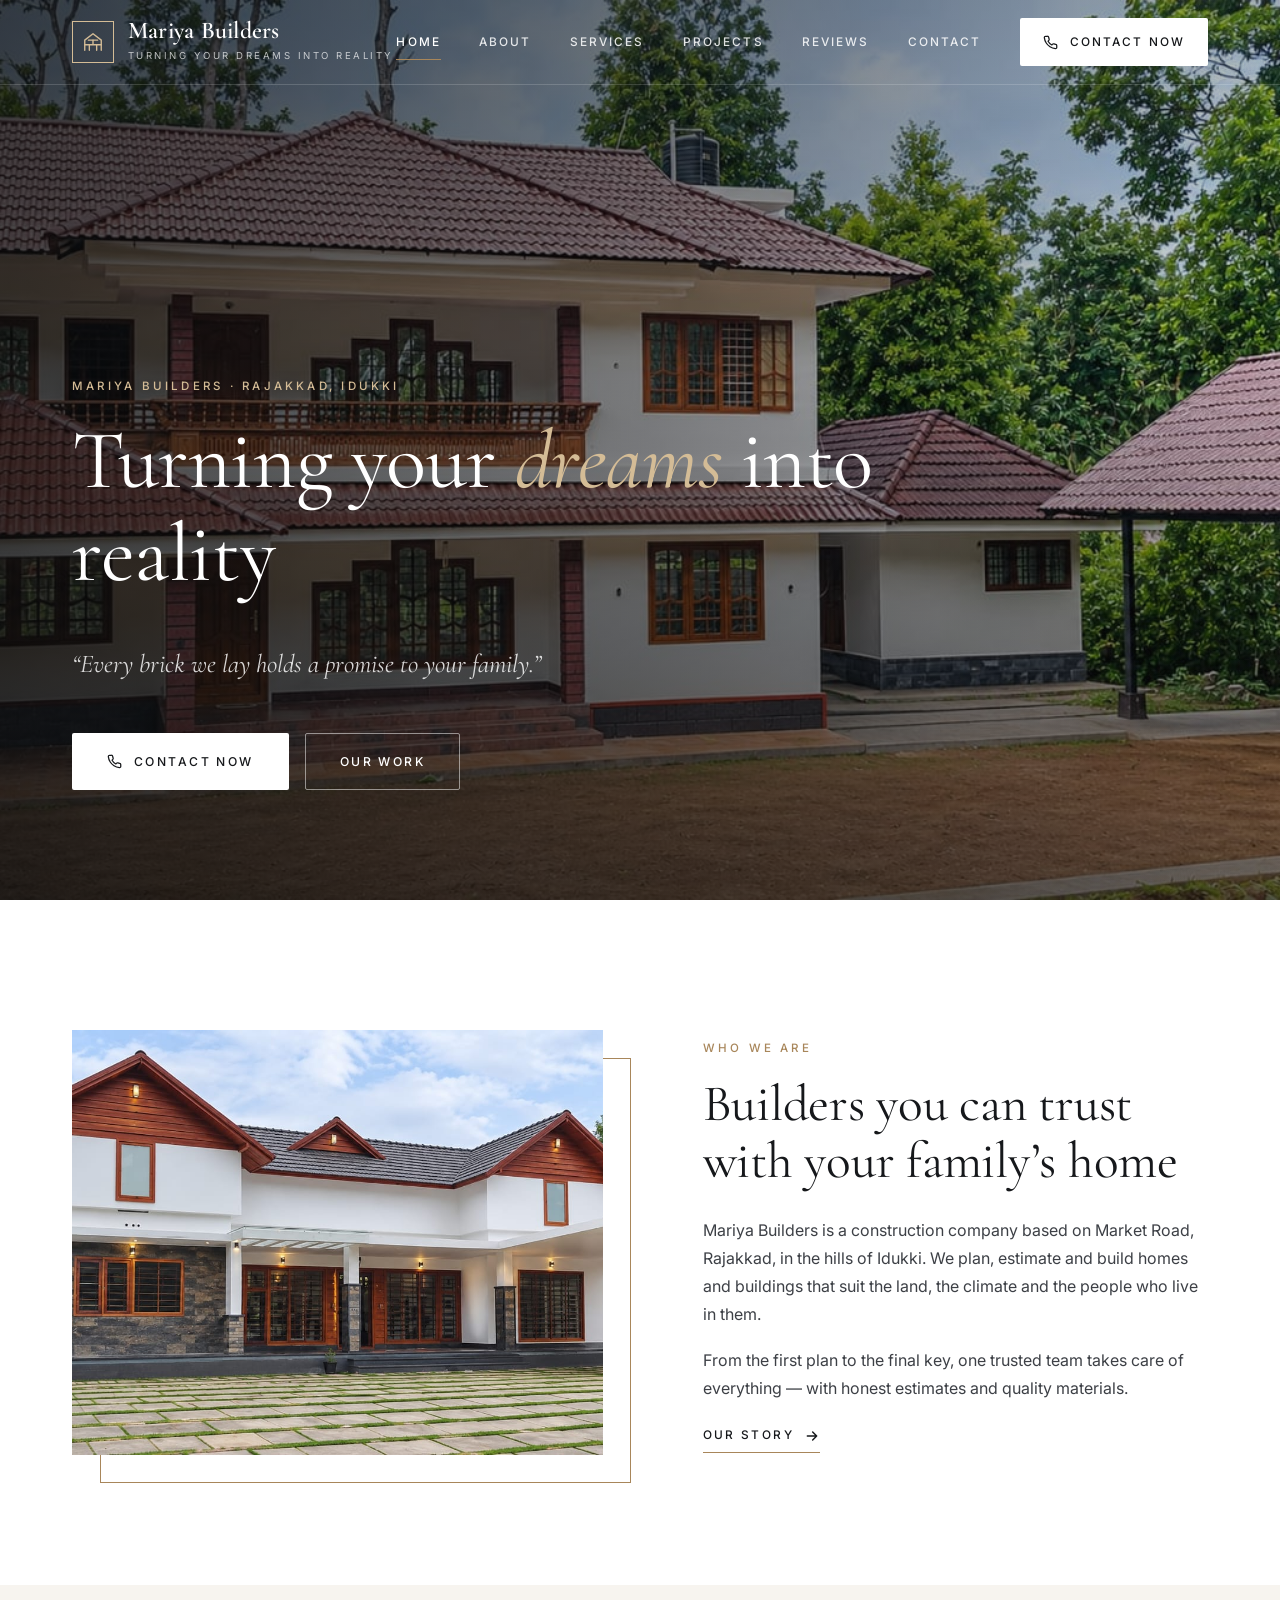
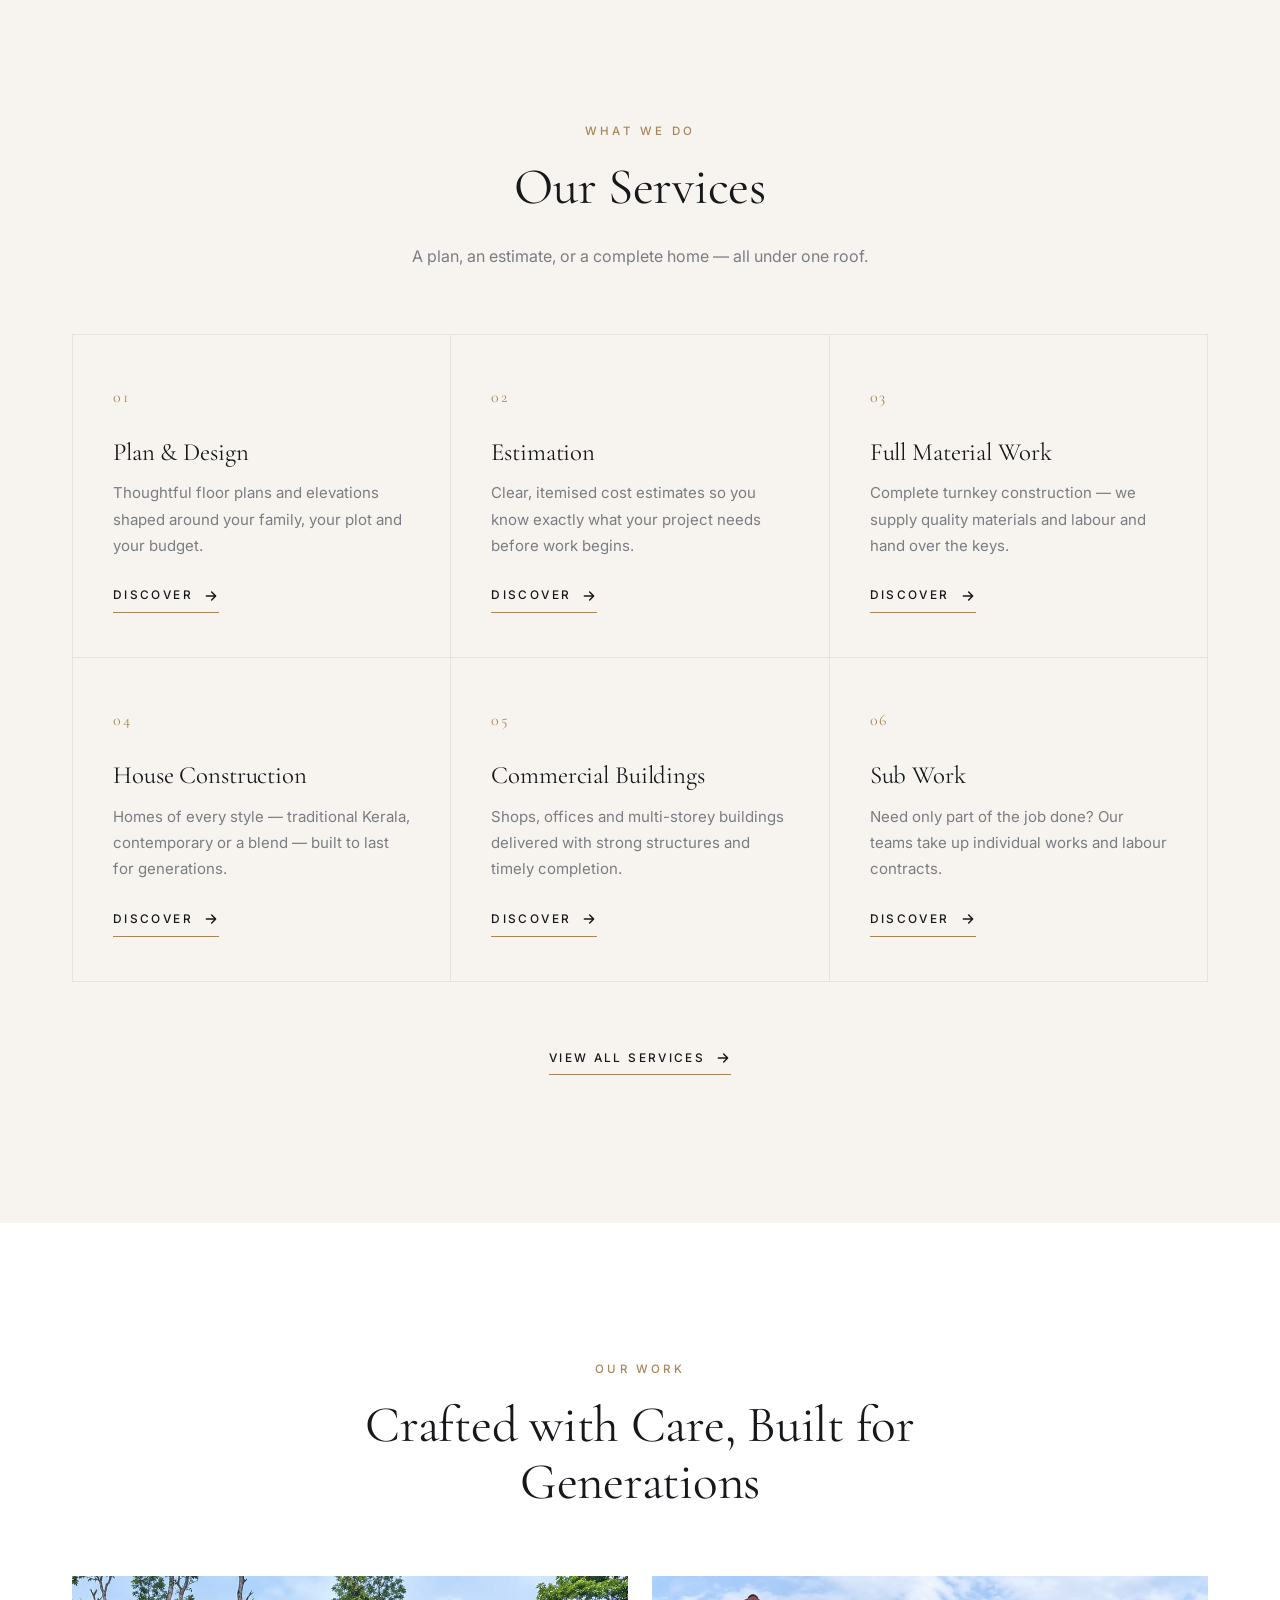
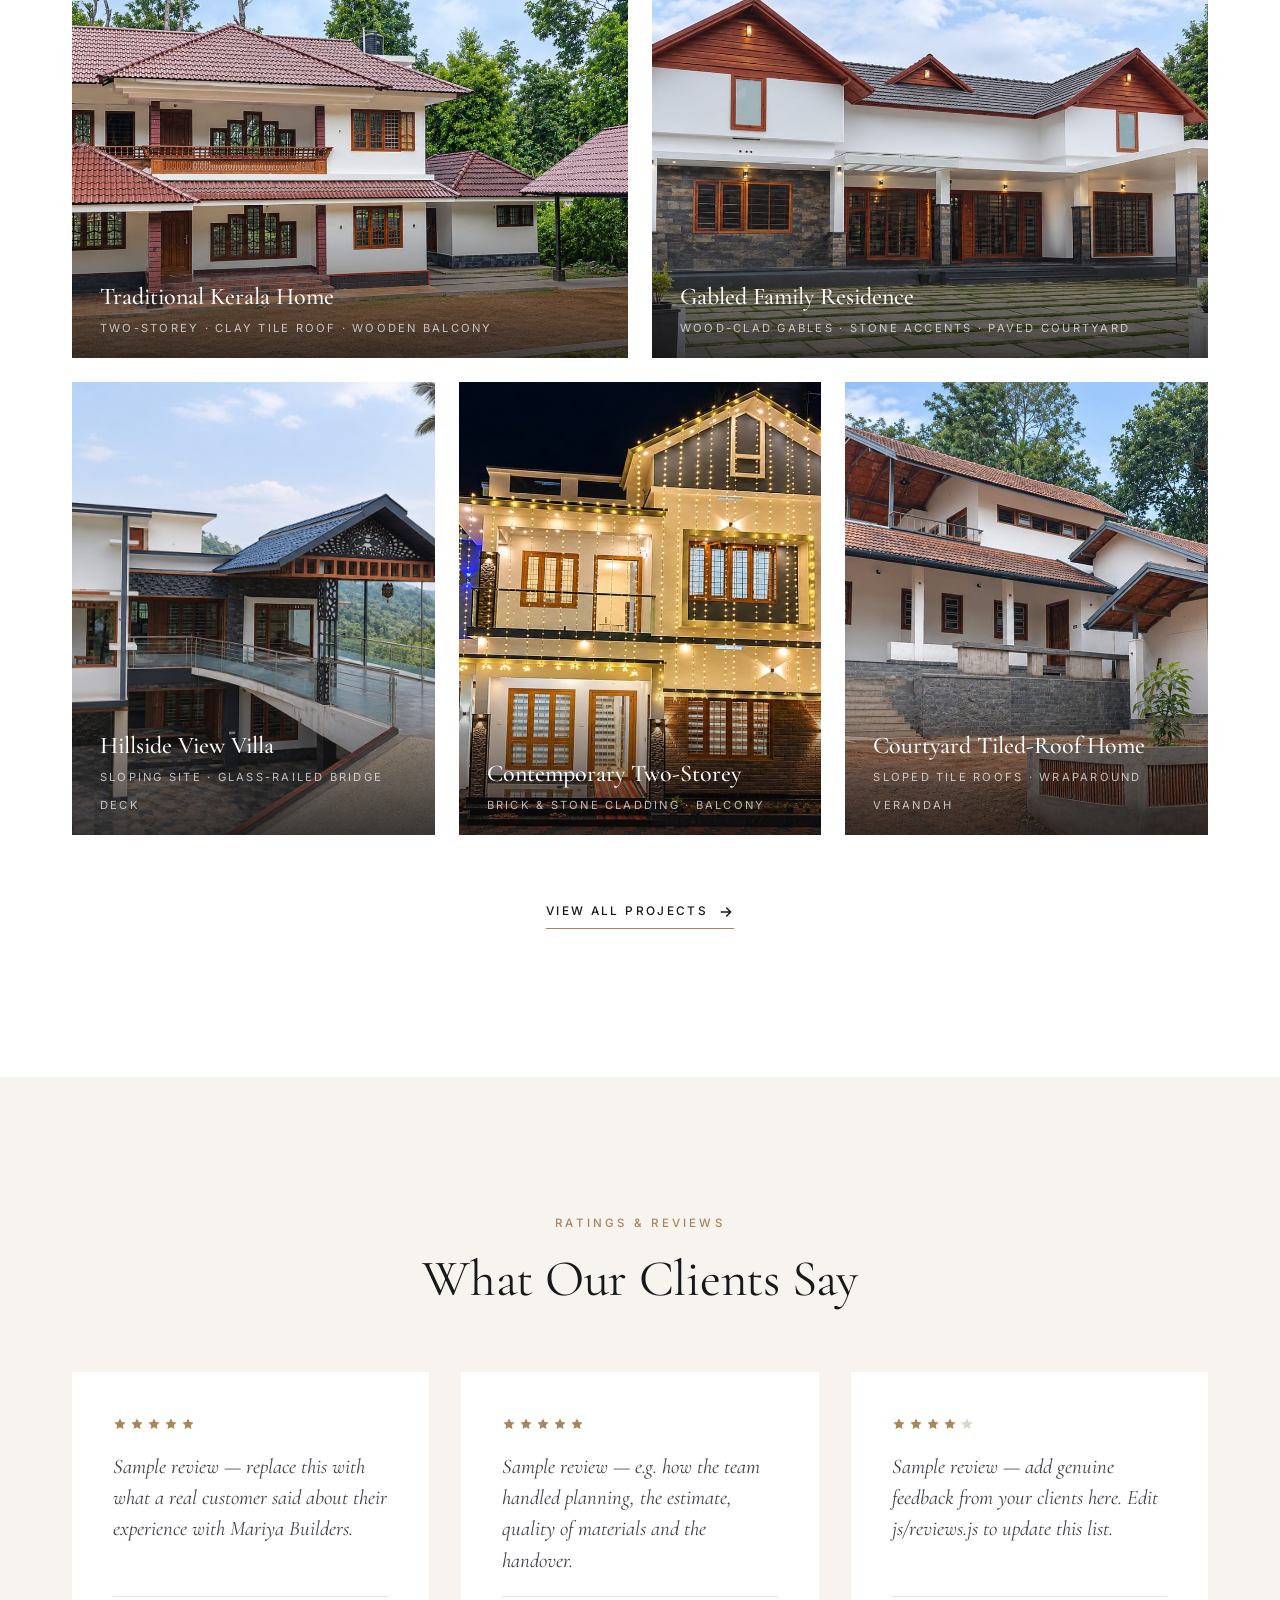
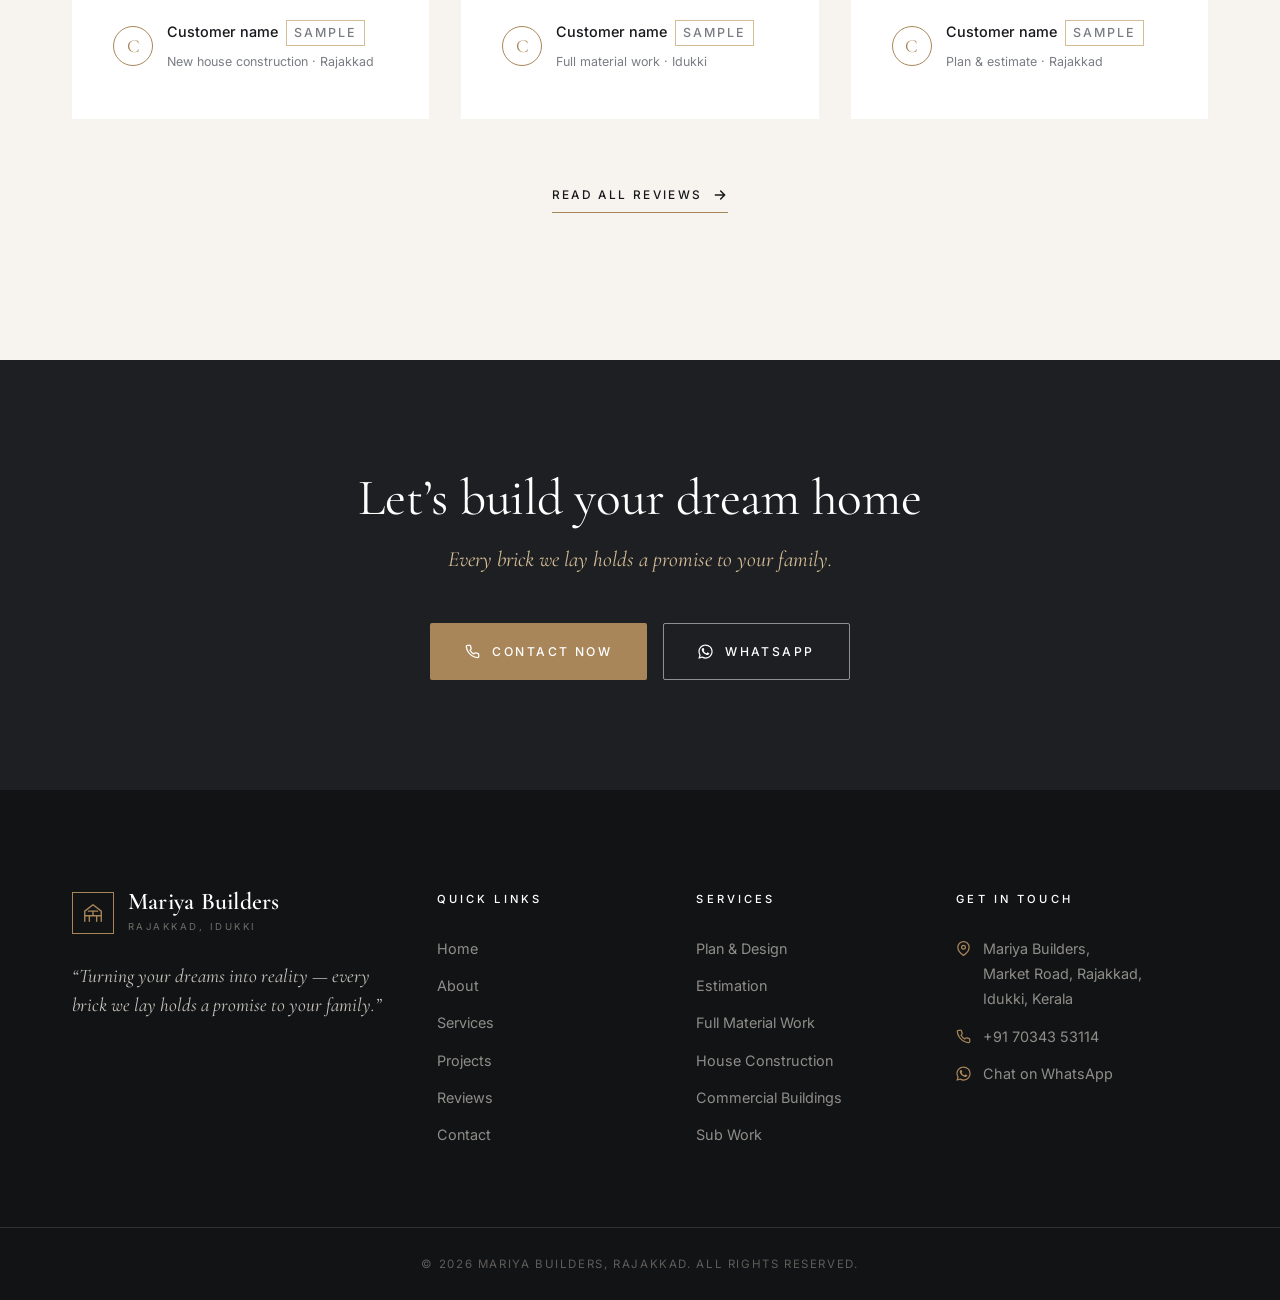
<file: index.html>
<!DOCTYPE html>
<html lang="en">
<head>
  <meta charset="UTF-8">
  <meta name="viewport" content="width=device-width, initial-scale=1.0">
  <title>Mariya Builders | Turning Your Dreams Into Reality — Rajakkad, Idukki</title>
  <meta name="description" content="Mariya Builders, Rajakkad, Idukki — house construction, building plans, estimates, full material work and sub work. Call 7034353114.">
  <meta name="theme-color" content="#121315">
  <meta name="google-site-verification" content="QDdnk0_jXapNCTmu2TzJx5JM9DCbVzf8bA8jqb4itrU" />
  <link rel="icon" href="data:image/svg+xml,%3Csvg xmlns='http://www.w3.org/2000/svg' viewBox='0 0 64 64'%3E%3Crect width='64' height='64' rx='14' fill='%23121315'/%3E%3Cpath d='M12 30 32 14l20 16v22H12z' fill='none' stroke='%23d4bc96' stroke-width='4' stroke-linejoin='round'/%3E%3C/svg%3E">
  <link rel="preconnect" href="https://fonts.googleapis.com">
  <link rel="preconnect" href="https://fonts.gstatic.com" crossorigin>
  <link href="https://fonts.googleapis.com/css2?family=Cormorant+Garamond:ital,wght@0,400;0,500;0,600;1,400;1,500&family=Inter:wght@300;400;500&display=swap" rel="stylesheet">
  <link rel="stylesheet" href="css/style.css">
  <link rel="canonical" href="https://mariyabuilders.vercel.app/">
  <meta property="og:type" content="website">
  <meta property="og:site_name" content="Mariya Builders">
  <meta property="og:title" content="Mariya Builders | Turning Your Dreams Into Reality — Rajakkad, Idukki">
  <meta property="og:description" content="Mariya Builders, Rajakkad, Idukki — house construction, building plans, estimates, full material work and sub work. Call 7034353114.">
  <meta property="og:url" content="https://mariyabuilders.vercel.app/">
  <meta property="og:image" content="https://mariyabuilders.vercel.app/images/kerala-traditional.jpg">
  <meta property="og:locale" content="en_IN">
  <meta name="twitter:card" content="summary_large_image">
  <script type="application/ld+json">{"@context": "https://schema.org", "@type": "GeneralContractor", "name": "Mariya Builders", "slogan": "Turning your dreams into reality", "description": "House construction, building plans, estimates, full material work and sub work in Rajakkad, Idukki.", "url": "https://mariyabuilders.vercel.app/", "telephone": "+91-7034353114", "image": "https://mariyabuilders.vercel.app/images/kerala-traditional.jpg", "address": {"@type": "PostalAddress", "streetAddress": "Market Road", "addressLocality": "Rajakkad", "addressRegion": "Kerala", "addressCountry": "IN"}, "areaServed": [{"@type": "Place", "name": "Rajakkad"}, {"@type": "AdministrativeArea", "name": "Idukki district"}], "hasOfferCatalog": {"@type": "OfferCatalog", "name": "Construction services", "itemListElement": [{"@type": "Offer", "itemOffered": {"@type": "Service", "name": "Plan & Design"}}, {"@type": "Offer", "itemOffered": {"@type": "Service", "name": "Estimation"}}, {"@type": "Offer", "itemOffered": {"@type": "Service", "name": "Full Material Work"}}, {"@type": "Offer", "itemOffered": {"@type": "Service", "name": "House Construction"}}, {"@type": "Offer", "itemOffered": {"@type": "Service", "name": "Commercial Buildings"}}, {"@type": "Offer", "itemOffered": {"@type": "Service", "name": "Sub Work"}}, {"@type": "Offer", "itemOffered": {"@type": "Service", "name": "Renovation & Extension"}}, {"@type": "Offer", "itemOffered": {"@type": "Service", "name": "Interior & Finishing"}}]}}</script>
</head>
<body class="home">
  <a class="skip" href="#main">Skip to content</a>
  <header class="site-header">
    <div class="container">
      <a href="index.html" class="brand" aria-label="Mariya Builders home">
        <span class="brand-mark"><svg viewBox="0 0 24 24" fill="none" stroke="currentColor" stroke-width="2" stroke-linecap="round" stroke-linejoin="round"><path d="M3 21V10l9-7 9 7v11"/><path d="M3 15h18M8 15v6M16 15v6M12 10v5"/><path d="M7 10h10"/></svg></span>
        <span class="brand-text"><strong>Mariya Builders</strong><small>Turning your dreams into reality</small></span>
      </a>
      <button class="nav-toggle" aria-label="Open menu" aria-expanded="false"><span></span><span></span><span></span></button>
      <nav class="nav" aria-label="Main">
        <a href="index.html" class="active" aria-current="page">Home</a>
        <a href="about.html">About</a>
        <a href="services.html">Services</a>
        <a href="projects.html">Projects</a>
        <a href="reviews.html">Reviews</a>
        <a href="contact.html">Contact</a>
        <a href="tel:+917034353114" class="btn btn--primary"><svg viewBox="0 0 24 24" fill="none" stroke="currentColor" stroke-width="2" stroke-linecap="round" stroke-linejoin="round"><path d="M22 16.92v3a2 2 0 0 1-2.18 2 19.8 19.8 0 0 1-8.63-3.07 19.5 19.5 0 0 1-6-6A19.8 19.8 0 0 1 2.12 4.18 2 2 0 0 1 4.11 2h3a2 2 0 0 1 2 1.72c.13.96.36 1.9.7 2.81a2 2 0 0 1-.45 2.11L8.09 9.91a16 16 0 0 0 6 6l1.27-1.27a2 2 0 0 1 2.11-.45c.91.34 1.85.57 2.81.7A2 2 0 0 1 22 16.92z"/></svg> Contact Now</a>
      </nav>
    </div>
  </header>

  <main id="main">
  <section class="hero">
    <div class="hero-slides" aria-hidden="true">
      <div class="hero-slide active" style="background-image:url('images/kerala-traditional.jpg')"></div>
      <div class="hero-slide" style="background-image:url('images/gabled-residence.jpg')"></div>
      <div class="hero-slide" style="background-image:url('images/night-lit-home.jpg')"></div>
      <div class="hero-slide" style="background-image:url('images/hillside-villa.jpg')"></div>
    </div>
    <div class="container">
      <span class="eyebrow">Mariya Builders · Rajakkad, Idukki</span>
      <h1>Turning your <em>dreams</em> into reality</h1>
      <p class="promise">“Every brick we lay holds a promise to your family.”</p>
      <div class="hero-actions">
        <a href="tel:+917034353114" class="btn btn--primary"><svg viewBox="0 0 24 24" fill="none" stroke="currentColor" stroke-width="2" stroke-linecap="round" stroke-linejoin="round"><path d="M22 16.92v3a2 2 0 0 1-2.18 2 19.8 19.8 0 0 1-8.63-3.07 19.5 19.5 0 0 1-6-6A19.8 19.8 0 0 1 2.12 4.18 2 2 0 0 1 4.11 2h3a2 2 0 0 1 2 1.72c.13.96.36 1.9.7 2.81a2 2 0 0 1-.45 2.11L8.09 9.91a16 16 0 0 0 6 6l1.27-1.27a2 2 0 0 1 2.11-.45c.91.34 1.85.57 2.81.7A2 2 0 0 1 22 16.92z"/></svg> Contact Now</a>
        <a href="projects.html" class="btn btn--ghost">Our Work</a>
      </div>
    </div>
  </section>

  <section class="section">
    <div class="container split">
      <div class="split-img reveal">
        <img src="images/gabled-residence.jpg" alt="White house with wooden gables built by Mariya Builders">
      </div>
      <div class="reveal">
        <span class="eyebrow">Who we are</span>
        <h2>Builders you can trust with your family’s home</h2>
        <p>Mariya Builders is a construction company based on Market Road, Rajakkad, in the hills of Idukki. We plan, estimate and build homes and buildings that suit the land, the climate and the people who live in them.</p>
        <p>From the first plan to the final key, one trusted team takes care of everything — with honest estimates and quality materials.</p>
        <a href="about.html" class="link-arrow">Our Story <svg viewBox="0 0 24 24" width="16" height="16" fill="none" stroke="currentColor" stroke-width="2.2" stroke-linecap="round" stroke-linejoin="round"><path d="M5 12h14M13 6l6 6-6 6"/></svg></a>
      </div>
    </div>
  </section>

  <section class="section section--cream">
    <div class="container">
      <div class="section-head reveal">
        <span class="eyebrow">What we do</span>
        <h2>Our Services</h2>
        <p>A plan, an estimate, or a complete home — all under one roof.</p>
      </div>
      <div class="service-grid">
        <article class="service-card reveal">
          <div class="idx">01</div>
          <h3>Plan &amp; Design</h3>
          <p>Thoughtful floor plans and elevations shaped around your family, your plot and your budget.</p>
          <a class="more link-arrow" href="services.html#plan">Discover <svg viewBox="0 0 24 24" width="16" height="16" fill="none" stroke="currentColor" stroke-width="2.2" stroke-linecap="round" stroke-linejoin="round"><path d="M5 12h14M13 6l6 6-6 6"/></svg></a>
        </article>
        <article class="service-card reveal">
          <div class="idx">02</div>
          <h3>Estimation</h3>
          <p>Clear, itemised cost estimates so you know exactly what your project needs before work begins.</p>
          <a class="more link-arrow" href="services.html#estimate">Discover <svg viewBox="0 0 24 24" width="16" height="16" fill="none" stroke="currentColor" stroke-width="2.2" stroke-linecap="round" stroke-linejoin="round"><path d="M5 12h14M13 6l6 6-6 6"/></svg></a>
        </article>
        <article class="service-card reveal">
          <div class="idx">03</div>
          <h3>Full Material Work</h3>
          <p>Complete turnkey construction — we supply quality materials and labour and hand over the keys.</p>
          <a class="more link-arrow" href="services.html#material">Discover <svg viewBox="0 0 24 24" width="16" height="16" fill="none" stroke="currentColor" stroke-width="2.2" stroke-linecap="round" stroke-linejoin="round"><path d="M5 12h14M13 6l6 6-6 6"/></svg></a>
        </article>
        <article class="service-card reveal">
          <div class="idx">04</div>
          <h3>House Construction</h3>
          <p>Homes of every style — traditional Kerala, contemporary or a blend — built to last for generations.</p>
          <a class="more link-arrow" href="services.html#house">Discover <svg viewBox="0 0 24 24" width="16" height="16" fill="none" stroke="currentColor" stroke-width="2.2" stroke-linecap="round" stroke-linejoin="round"><path d="M5 12h14M13 6l6 6-6 6"/></svg></a>
        </article>
        <article class="service-card reveal">
          <div class="idx">05</div>
          <h3>Commercial Buildings</h3>
          <p>Shops, offices and multi-storey buildings delivered with strong structures and timely completion.</p>
          <a class="more link-arrow" href="services.html#buildings">Discover <svg viewBox="0 0 24 24" width="16" height="16" fill="none" stroke="currentColor" stroke-width="2.2" stroke-linecap="round" stroke-linejoin="round"><path d="M5 12h14M13 6l6 6-6 6"/></svg></a>
        </article>
        <article class="service-card reveal">
          <div class="idx">06</div>
          <h3>Sub Work</h3>
          <p>Need only part of the job done? Our teams take up individual works and labour contracts.</p>
          <a class="more link-arrow" href="services.html#sub">Discover <svg viewBox="0 0 24 24" width="16" height="16" fill="none" stroke="currentColor" stroke-width="2.2" stroke-linecap="round" stroke-linejoin="round"><path d="M5 12h14M13 6l6 6-6 6"/></svg></a>
        </article>
      </div>
      <p style="text-align:center;margin-top:60px"><a href="services.html" class="link-arrow">View All Services <svg viewBox="0 0 24 24" width="16" height="16" fill="none" stroke="currentColor" stroke-width="2.2" stroke-linecap="round" stroke-linejoin="round"><path d="M5 12h14M13 6l6 6-6 6"/></svg></a></p>
    </div>
  </section>

  <section class="section">
    <div class="container">
      <div class="section-head reveal">
        <span class="eyebrow">Our work</span>
        <h2>Crafted with Care, Built for Generations</h2>
        
      </div>
      <div class="gallery" data-projects="5"></div>
      <p style="text-align:center;margin-top:60px"><a href="projects.html" class="link-arrow">View All Projects <svg viewBox="0 0 24 24" width="16" height="16" fill="none" stroke="currentColor" stroke-width="2.2" stroke-linecap="round" stroke-linejoin="round"><path d="M5 12h14M13 6l6 6-6 6"/></svg></a></p>
    </div>
  </section>

  <section class="section section--cream">
    <div class="container">
      <div class="section-head reveal">
        <span class="eyebrow">Ratings &amp; reviews</span>
        <h2>What Our Clients Say</h2>
        
      </div>
      <div class="grid grid-3" data-reviews="3"></div>
      <p style="text-align:center;margin-top:60px"><a href="reviews.html" class="link-arrow">Read All Reviews <svg viewBox="0 0 24 24" width="16" height="16" fill="none" stroke="currentColor" stroke-width="2.2" stroke-linecap="round" stroke-linejoin="round"><path d="M5 12h14M13 6l6 6-6 6"/></svg></a></p>
    </div>
  </section>

  <section class="cta-band">
    <div class="container">
      <div>
        <h2>Let’s build your dream home</h2>
        <p>Every brick we lay holds a promise to your family.</p>
      </div>
      <div class="cta-actions">
        <a href="tel:+917034353114" class="btn btn--light"><svg viewBox="0 0 24 24" fill="none" stroke="currentColor" stroke-width="2" stroke-linecap="round" stroke-linejoin="round"><path d="M22 16.92v3a2 2 0 0 1-2.18 2 19.8 19.8 0 0 1-8.63-3.07 19.5 19.5 0 0 1-6-6A19.8 19.8 0 0 1 2.12 4.18 2 2 0 0 1 4.11 2h3a2 2 0 0 1 2 1.72c.13.96.36 1.9.7 2.81a2 2 0 0 1-.45 2.11L8.09 9.91a16 16 0 0 0 6 6l1.27-1.27a2 2 0 0 1 2.11-.45c.91.34 1.85.57 2.81.7A2 2 0 0 1 22 16.92z"/></svg> Contact Now</a>
        <a href="https://wa.me/917034353114?text=Hello%20Mariya%20Builders%2C%20I%20would%20like%20to%20discuss%20a%20construction%20project." target="_blank" rel="noopener" class="btn btn--ghost"><svg viewBox="0 0 24 24" fill="currentColor"><path d="M17.47 14.38c-.3-.15-1.76-.87-2.03-.97-.27-.1-.47-.15-.67.15-.2.3-.77.97-.94 1.17-.17.2-.35.22-.65.07-.3-.15-1.26-.46-2.4-1.48-.89-.79-1.49-1.77-1.66-2.07-.17-.3-.02-.46.13-.61.13-.13.3-.35.45-.52.15-.17.2-.3.3-.5.1-.2.05-.37-.02-.52-.08-.15-.67-1.62-.92-2.22-.24-.58-.49-.5-.67-.51h-.57c-.2 0-.52.07-.8.37-.27.3-1.04 1.02-1.04 2.48s1.07 2.88 1.21 3.08c.15.2 2.1 3.2 5.08 4.49.71.31 1.26.49 1.7.63.71.22 1.36.19 1.87.12.57-.09 1.76-.72 2.01-1.41.25-.7.25-1.29.17-1.41-.07-.13-.27-.2-.57-.35zM12.04 21.5h-.01a9.4 9.4 0 0 1-4.8-1.32l-.34-.2-3.56.94.95-3.48-.22-.36a9.43 9.43 0 0 1-1.45-5.03c0-5.2 4.24-9.44 9.45-9.44a9.4 9.4 0 0 1 9.44 9.45c0 5.21-4.24 9.44-9.46 9.44zm8.04-17.48A11.3 11.3 0 0 0 12.04.7C5.77.7.67 5.8.67 12.06c0 2 .52 3.96 1.52 5.68L.57 23.7l6.1-1.6a11.3 11.3 0 0 0 5.37 1.37h.01c6.26 0 11.36-5.1 11.37-11.36 0-3.04-1.18-5.89-3.34-8.04z"/></svg> WhatsApp</a>
      </div>
    </div>
  </section>

  </main>
  <footer class="site-footer">
    <div class="container">
      <div class="footer-grid">
        <div>
          <a href="index.html" class="brand">
            <span class="brand-mark"><svg viewBox="0 0 24 24" fill="none" stroke="currentColor" stroke-width="2" stroke-linecap="round" stroke-linejoin="round"><path d="M3 21V10l9-7 9 7v11"/><path d="M3 15h18M8 15v6M16 15v6M12 10v5"/><path d="M7 10h10"/></svg></span>
            <span class="brand-text"><strong>Mariya Builders</strong><small>Rajakkad, Idukki</small></span>
          </a>
          <p class="footer-tag">“Turning your dreams into reality — every brick we lay holds a promise to your family.”</p>
        </div>
        <div>
          <h4>Quick Links</h4>
          <ul>
            <li><a href="index.html">Home</a></li><li><a href="about.html">About</a></li><li><a href="services.html">Services</a></li><li><a href="projects.html">Projects</a></li><li><a href="reviews.html">Reviews</a></li><li><a href="contact.html">Contact</a></li>
          </ul>
        </div>
        <div>
          <h4>Services</h4>
          <ul>
            <li><a href="services.html#plan">Plan &amp; Design</a></li>
            <li><a href="services.html#estimate">Estimation</a></li>
            <li><a href="services.html#material">Full Material Work</a></li>
            <li><a href="services.html#house">House Construction</a></li>
            <li><a href="services.html#buildings">Commercial Buildings</a></li>
            <li><a href="services.html#sub">Sub Work</a></li>
          </ul>
        </div>
        <div>
          <h4>Get in Touch</h4>
          <ul class="footer-contact">
            <li><svg viewBox="0 0 24 24" fill="none" stroke="currentColor" stroke-width="2" stroke-linecap="round" stroke-linejoin="round"><path d="M21 10c0 7-9 13-9 13S3 17 3 10a9 9 0 0 1 18 0z"/><circle cx="12" cy="10" r="3"/></svg><span>Mariya Builders,<br>Market Road, Rajakkad,<br>Idukki, Kerala</span></li>
            <li><svg viewBox="0 0 24 24" fill="none" stroke="currentColor" stroke-width="2" stroke-linecap="round" stroke-linejoin="round"><path d="M22 16.92v3a2 2 0 0 1-2.18 2 19.8 19.8 0 0 1-8.63-3.07 19.5 19.5 0 0 1-6-6A19.8 19.8 0 0 1 2.12 4.18 2 2 0 0 1 4.11 2h3a2 2 0 0 1 2 1.72c.13.96.36 1.9.7 2.81a2 2 0 0 1-.45 2.11L8.09 9.91a16 16 0 0 0 6 6l1.27-1.27a2 2 0 0 1 2.11-.45c.91.34 1.85.57 2.81.7A2 2 0 0 1 22 16.92z"/></svg><a href="tel:+917034353114">+91 70343 53114</a></li>
            <li><svg viewBox="0 0 24 24" fill="currentColor"><path d="M17.47 14.38c-.3-.15-1.76-.87-2.03-.97-.27-.1-.47-.15-.67.15-.2.3-.77.97-.94 1.17-.17.2-.35.22-.65.07-.3-.15-1.26-.46-2.4-1.48-.89-.79-1.49-1.77-1.66-2.07-.17-.3-.02-.46.13-.61.13-.13.3-.35.45-.52.15-.17.2-.3.3-.5.1-.2.05-.37-.02-.52-.08-.15-.67-1.62-.92-2.22-.24-.58-.49-.5-.67-.51h-.57c-.2 0-.52.07-.8.37-.27.3-1.04 1.02-1.04 2.48s1.07 2.88 1.21 3.08c.15.2 2.1 3.2 5.08 4.49.71.31 1.26.49 1.7.63.71.22 1.36.19 1.87.12.57-.09 1.76-.72 2.01-1.41.25-.7.25-1.29.17-1.41-.07-.13-.27-.2-.57-.35zM12.04 21.5h-.01a9.4 9.4 0 0 1-4.8-1.32l-.34-.2-3.56.94.95-3.48-.22-.36a9.43 9.43 0 0 1-1.45-5.03c0-5.2 4.24-9.44 9.45-9.44a9.4 9.4 0 0 1 9.44 9.45c0 5.21-4.24 9.44-9.46 9.44zm8.04-17.48A11.3 11.3 0 0 0 12.04.7C5.77.7.67 5.8.67 12.06c0 2 .52 3.96 1.52 5.68L.57 23.7l6.1-1.6a11.3 11.3 0 0 0 5.37 1.37h.01c6.26 0 11.36-5.1 11.37-11.36 0-3.04-1.18-5.89-3.34-8.04z"/></svg><a href="https://wa.me/917034353114?text=Hello%20Mariya%20Builders%2C%20I%20would%20like%20to%20discuss%20a%20construction%20project." target="_blank" rel="noopener">Chat on WhatsApp</a></li>
          </ul>
        </div>
      </div>
    </div>
    <div class="footer-bottom">
      <div class="container">© <span id="year">2026</span> Mariya Builders, Rajakkad. All rights reserved.</div>
    </div>
  </footer>

  <div class="call-dialog" id="call-dialog" role="dialog" aria-modal="true" aria-labelledby="call-title" hidden>
    <div class="call-box">
      <button class="call-close" type="button" aria-label="Close">&times;</button>
      <span class="eyebrow">Call Mariya Builders</span>
      <a href="tel:+917034353114" class="call-number" id="call-title" data-direct>+91 70343 53114</a>
      <div class="call-qr">
        <img src="images/call-qr.svg" alt="QR code that dials +91 70343 53114" width="150" height="150">
        <p>Scan with your phone camera to call instantly.</p>
      </div>
      <div class="call-actions">
        <button type="button" class="btn btn--outline" data-copy="+91 70343 53114">Copy Number</button>
        <a href="tel:+917034353114" class="btn btn--primary" data-direct><svg viewBox="0 0 24 24" fill="none" stroke="currentColor" stroke-width="2" stroke-linecap="round" stroke-linejoin="round"><path d="M22 16.92v3a2 2 0 0 1-2.18 2 19.8 19.8 0 0 1-8.63-3.07 19.5 19.5 0 0 1-6-6A19.8 19.8 0 0 1 2.12 4.18 2 2 0 0 1 4.11 2h3a2 2 0 0 1 2 1.72c.13.96.36 1.9.7 2.81a2 2 0 0 1-.45 2.11L8.09 9.91a16 16 0 0 0 6 6l1.27-1.27a2 2 0 0 1 2.11-.45c.91.34 1.85.57 2.81.7A2 2 0 0 1 22 16.92z"/></svg> Call from this device</a>
      </div>
      <a href="https://wa.me/917034353114?text=Hello%20Mariya%20Builders%2C%20I%20would%20like%20to%20discuss%20a%20construction%20project." target="_blank" rel="noopener" class="call-wa"><svg viewBox="0 0 24 24" fill="currentColor"><path d="M17.47 14.38c-.3-.15-1.76-.87-2.03-.97-.27-.1-.47-.15-.67.15-.2.3-.77.97-.94 1.17-.17.2-.35.22-.65.07-.3-.15-1.26-.46-2.4-1.48-.89-.79-1.49-1.77-1.66-2.07-.17-.3-.02-.46.13-.61.13-.13.3-.35.45-.52.15-.17.2-.3.3-.5.1-.2.05-.37-.02-.52-.08-.15-.67-1.62-.92-2.22-.24-.58-.49-.5-.67-.51h-.57c-.2 0-.52.07-.8.37-.27.3-1.04 1.02-1.04 2.48s1.07 2.88 1.21 3.08c.15.2 2.1 3.2 5.08 4.49.71.31 1.26.49 1.7.63.71.22 1.36.19 1.87.12.57-.09 1.76-.72 2.01-1.41.25-.7.25-1.29.17-1.41-.07-.13-.27-.2-.57-.35zM12.04 21.5h-.01a9.4 9.4 0 0 1-4.8-1.32l-.34-.2-3.56.94.95-3.48-.22-.36a9.43 9.43 0 0 1-1.45-5.03c0-5.2 4.24-9.44 9.45-9.44a9.4 9.4 0 0 1 9.44 9.45c0 5.21-4.24 9.44-9.46 9.44zm8.04-17.48A11.3 11.3 0 0 0 12.04.7C5.77.7.67 5.8.67 12.06c0 2 .52 3.96 1.52 5.68L.57 23.7l6.1-1.6a11.3 11.3 0 0 0 5.37 1.37h.01c6.26 0 11.36-5.1 11.37-11.36 0-3.04-1.18-5.89-3.34-8.04z"/></svg> Or message us on WhatsApp</a>
    </div>
  </div>

  <nav class="mobile-bar" aria-label="Quick contact">
    <a href="tel:+917034353114" class="mb-call"><svg viewBox="0 0 24 24" fill="none" stroke="currentColor" stroke-width="2" stroke-linecap="round" stroke-linejoin="round"><path d="M22 16.92v3a2 2 0 0 1-2.18 2 19.8 19.8 0 0 1-8.63-3.07 19.5 19.5 0 0 1-6-6A19.8 19.8 0 0 1 2.12 4.18 2 2 0 0 1 4.11 2h3a2 2 0 0 1 2 1.72c.13.96.36 1.9.7 2.81a2 2 0 0 1-.45 2.11L8.09 9.91a16 16 0 0 0 6 6l1.27-1.27a2 2 0 0 1 2.11-.45c.91.34 1.85.57 2.81.7A2 2 0 0 1 22 16.92z"/></svg> Call Now</a>
    <a href="https://wa.me/917034353114?text=Hello%20Mariya%20Builders%2C%20I%20would%20like%20to%20discuss%20a%20construction%20project." target="_blank" rel="noopener" class="mb-wa"><svg viewBox="0 0 24 24" fill="currentColor"><path d="M17.47 14.38c-.3-.15-1.76-.87-2.03-.97-.27-.1-.47-.15-.67.15-.2.3-.77.97-.94 1.17-.17.2-.35.22-.65.07-.3-.15-1.26-.46-2.4-1.48-.89-.79-1.49-1.77-1.66-2.07-.17-.3-.02-.46.13-.61.13-.13.3-.35.45-.52.15-.17.2-.3.3-.5.1-.2.05-.37-.02-.52-.08-.15-.67-1.62-.92-2.22-.24-.58-.49-.5-.67-.51h-.57c-.2 0-.52.07-.8.37-.27.3-1.04 1.02-1.04 2.48s1.07 2.88 1.21 3.08c.15.2 2.1 3.2 5.08 4.49.71.31 1.26.49 1.7.63.71.22 1.36.19 1.87.12.57-.09 1.76-.72 2.01-1.41.25-.7.25-1.29.17-1.41-.07-.13-.27-.2-.57-.35zM12.04 21.5h-.01a9.4 9.4 0 0 1-4.8-1.32l-.34-.2-3.56.94.95-3.48-.22-.36a9.43 9.43 0 0 1-1.45-5.03c0-5.2 4.24-9.44 9.45-9.44a9.4 9.4 0 0 1 9.44 9.45c0 5.21-4.24 9.44-9.46 9.44zm8.04-17.48A11.3 11.3 0 0 0 12.04.7C5.77.7.67 5.8.67 12.06c0 2 .52 3.96 1.52 5.68L.57 23.7l6.1-1.6a11.3 11.3 0 0 0 5.37 1.37h.01c6.26 0 11.36-5.1 11.37-11.36 0-3.04-1.18-5.89-3.34-8.04z"/></svg> WhatsApp</a>
  </nav>

  <script src="js/projects.js"></script>
  <script src="js/reviews.js"></script>
  <script src="js/main.js"></script>
</body>
</html>
</file>
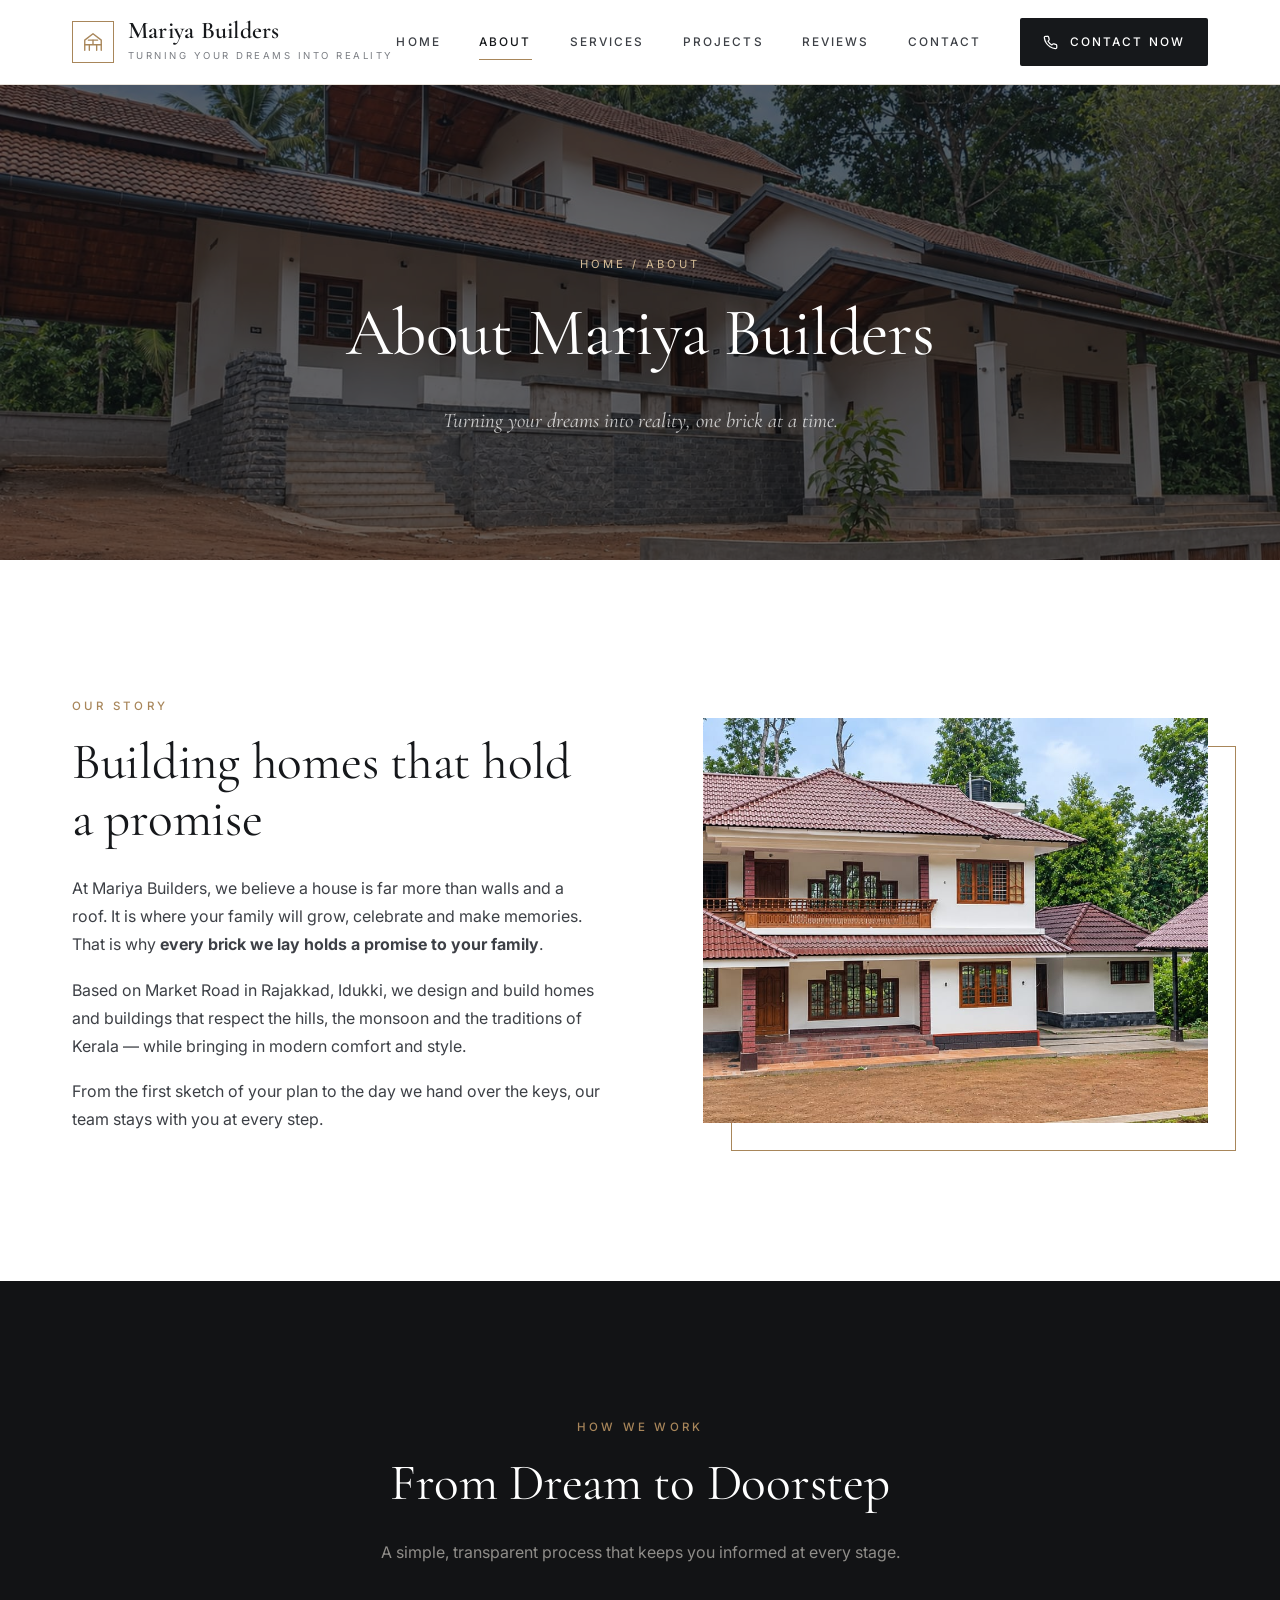
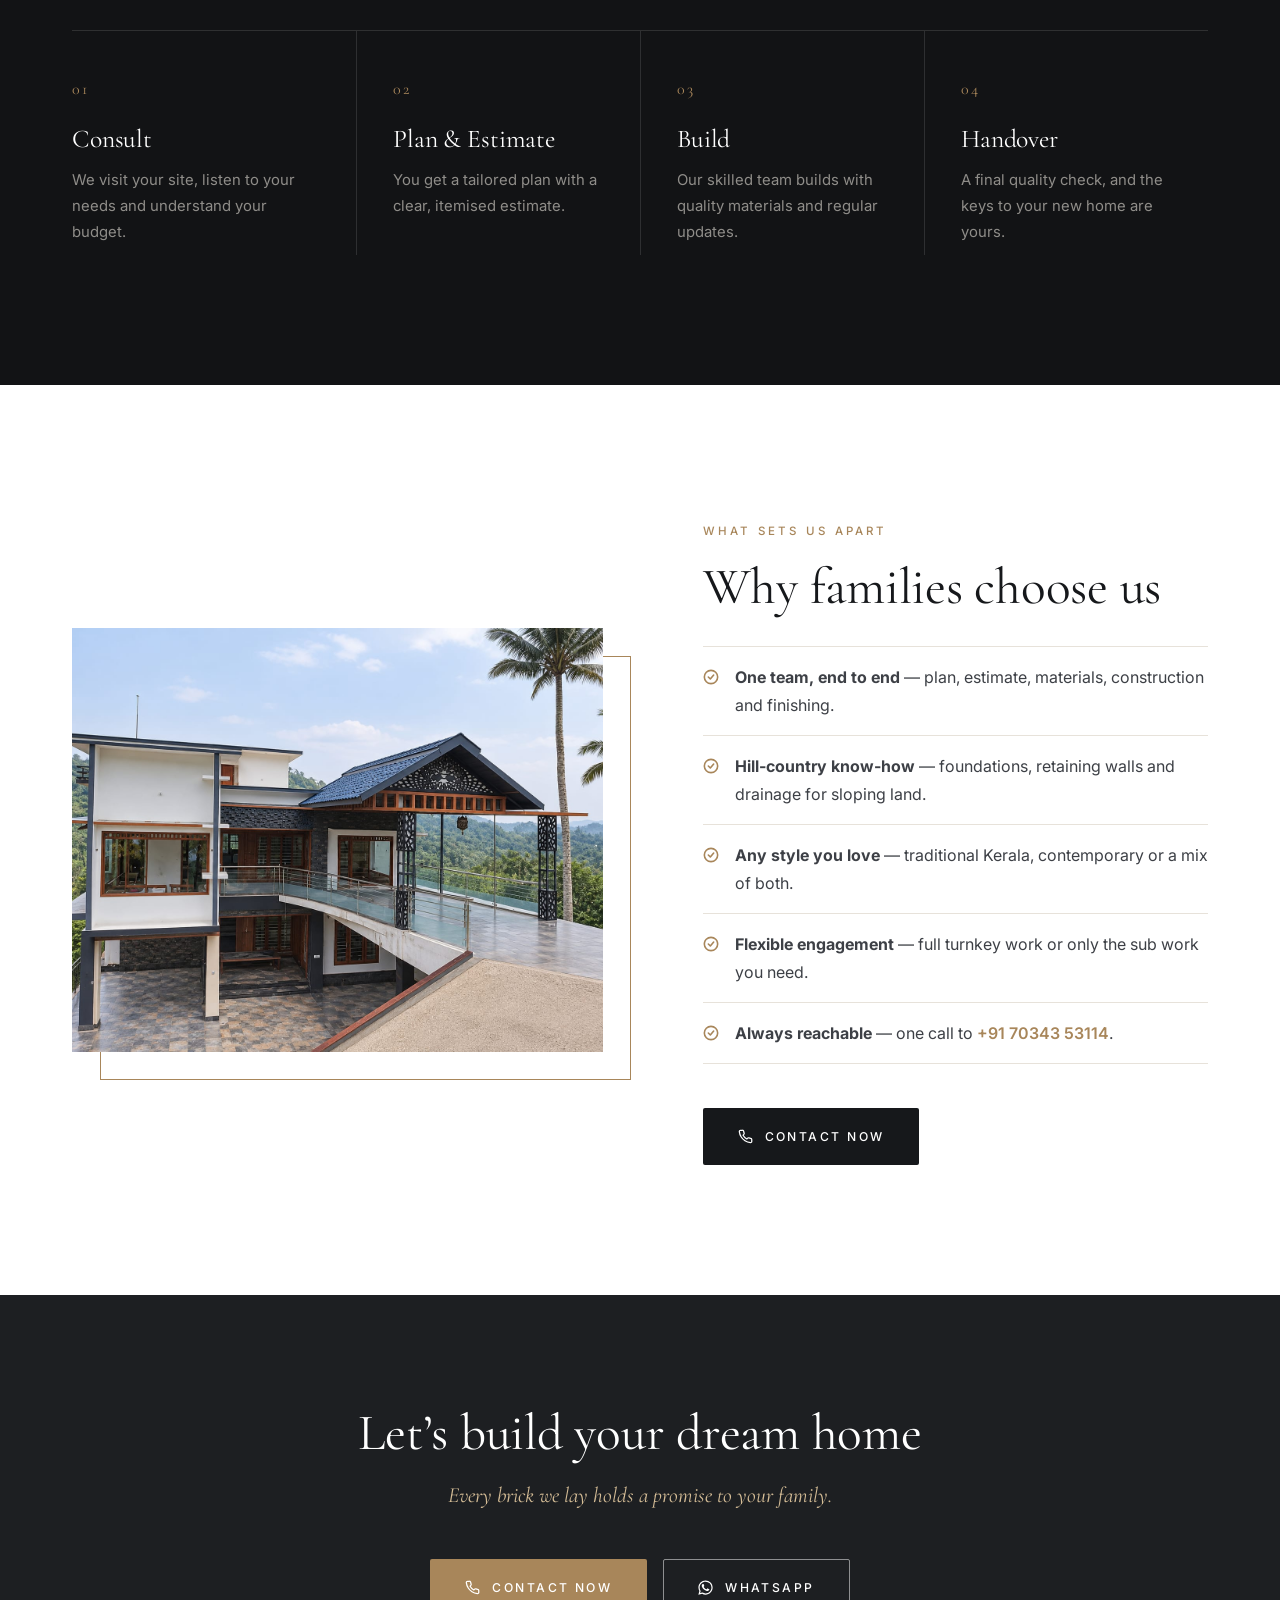
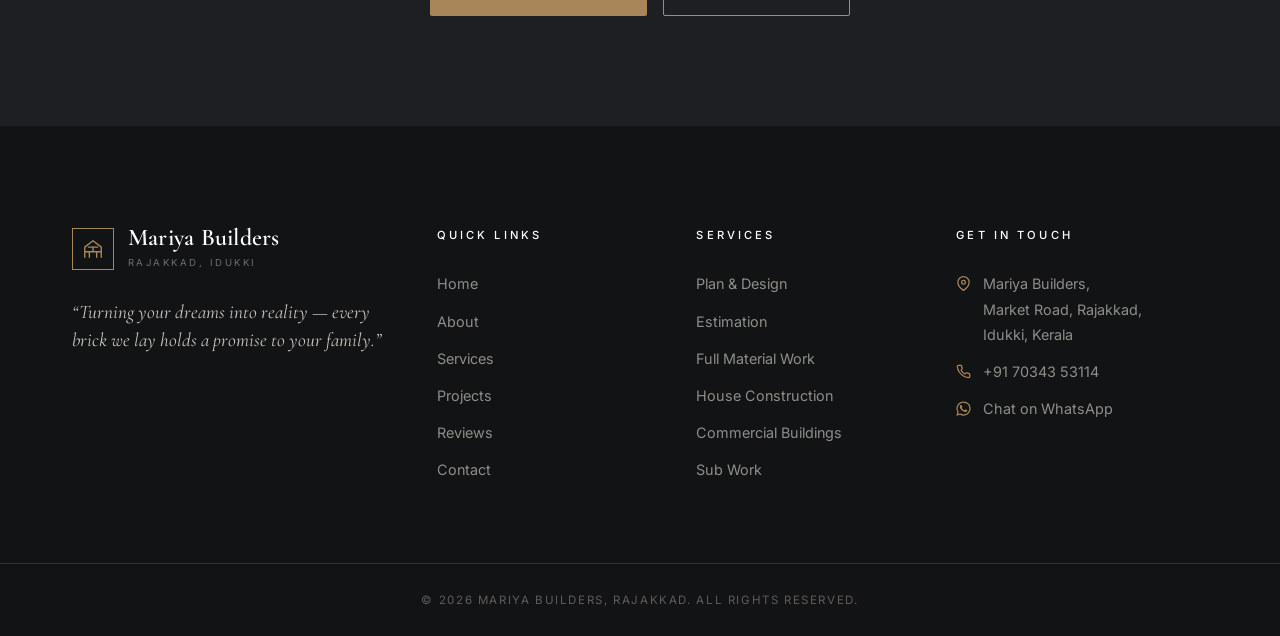
<file: about.html>
<!DOCTYPE html>
<html lang="en">
<head>
  <meta charset="UTF-8">
  <meta name="viewport" content="width=device-width, initial-scale=1.0">
  <title>About Us | Mariya Builders, Rajakkad</title>
  <meta name="description" content="Learn about Mariya Builders — a trusted construction company on Market Road, Rajakkad, Idukki.">
  <meta name="theme-color" content="#121315">
  <link rel="icon" href="data:image/svg+xml,%3Csvg xmlns='http://www.w3.org/2000/svg' viewBox='0 0 64 64'%3E%3Crect width='64' height='64' rx='14' fill='%23121315'/%3E%3Cpath d='M12 30 32 14l20 16v22H12z' fill='none' stroke='%23d4bc96' stroke-width='4' stroke-linejoin='round'/%3E%3C/svg%3E">
  <link rel="preconnect" href="https://fonts.googleapis.com">
  <link rel="preconnect" href="https://fonts.gstatic.com" crossorigin>
  <link href="https://fonts.googleapis.com/css2?family=Cormorant+Garamond:ital,wght@0,400;0,500;0,600;1,400;1,500&family=Inter:wght@300;400;500&display=swap" rel="stylesheet">
  <link rel="stylesheet" href="css/style.css">
  <link rel="canonical" href="https://mariyabuilders.vercel.app/about.html">
  <meta property="og:type" content="website">
  <meta property="og:site_name" content="Mariya Builders">
  <meta property="og:title" content="About Us | Mariya Builders, Rajakkad">
  <meta property="og:description" content="Learn about Mariya Builders — a trusted construction company on Market Road, Rajakkad, Idukki.">
  <meta property="og:url" content="https://mariyabuilders.vercel.app/about.html">
  <meta property="og:image" content="https://mariyabuilders.vercel.app/images/kerala-traditional.jpg">
  <meta property="og:locale" content="en_IN">
  <meta name="twitter:card" content="summary_large_image">
</head>
<body>
  <a class="skip" href="#main">Skip to content</a>
  <header class="site-header">
    <div class="container">
      <a href="index.html" class="brand" aria-label="Mariya Builders home">
        <span class="brand-mark"><svg viewBox="0 0 24 24" fill="none" stroke="currentColor" stroke-width="2" stroke-linecap="round" stroke-linejoin="round"><path d="M3 21V10l9-7 9 7v11"/><path d="M3 15h18M8 15v6M16 15v6M12 10v5"/><path d="M7 10h10"/></svg></span>
        <span class="brand-text"><strong>Mariya Builders</strong><small>Turning your dreams into reality</small></span>
      </a>
      <button class="nav-toggle" aria-label="Open menu" aria-expanded="false"><span></span><span></span><span></span></button>
      <nav class="nav" aria-label="Main">
        <a href="index.html">Home</a>
        <a href="about.html" class="active" aria-current="page">About</a>
        <a href="services.html">Services</a>
        <a href="projects.html">Projects</a>
        <a href="reviews.html">Reviews</a>
        <a href="contact.html">Contact</a>
        <a href="tel:+917034353114" class="btn btn--primary"><svg viewBox="0 0 24 24" fill="none" stroke="currentColor" stroke-width="2" stroke-linecap="round" stroke-linejoin="round"><path d="M22 16.92v3a2 2 0 0 1-2.18 2 19.8 19.8 0 0 1-8.63-3.07 19.5 19.5 0 0 1-6-6A19.8 19.8 0 0 1 2.12 4.18 2 2 0 0 1 4.11 2h3a2 2 0 0 1 2 1.72c.13.96.36 1.9.7 2.81a2 2 0 0 1-.45 2.11L8.09 9.91a16 16 0 0 0 6 6l1.27-1.27a2 2 0 0 1 2.11-.45c.91.34 1.85.57 2.81.7A2 2 0 0 1 22 16.92z"/></svg> Contact Now</a>
      </nav>
    </div>
  </header>

  <main id="main">
  <section class="page-banner" style="background-image:url('images/tiled-roof-home.jpg')">
    <div class="container">
      <div class="crumbs"><a href="index.html">Home</a> / About</div>
      <h1>About Mariya Builders</h1>
      <p>Turning your dreams into reality, one brick at a time.</p>
    </div>
  </section>

  <section class="section">
    <div class="container split">
      <div class="reveal">
        <span class="eyebrow">Our story</span>
        <h2>Building homes that hold a promise</h2>
        <p>At Mariya Builders, we believe a house is far more than walls and a roof. It is where your family will grow, celebrate and make memories. That is why <strong>every brick we lay holds a promise to your family</strong>.</p>
        <p>Based on Market Road in Rajakkad, Idukki, we design and build homes and buildings that respect the hills, the monsoon and the traditions of Kerala — while bringing in modern comfort and style.</p>
        <p>From the first sketch of your plan to the day we hand over the keys, our team stays with you at every step.</p>
      </div>
      <div class="split-img reveal">
        <img src="images/kerala-traditional.jpg" alt="Traditional Kerala style home with red tile roof">
      </div>
    </div>
  </section>

  <section class="section section--dark">
    <div class="container">
      <div class="section-head reveal">
        <span class="eyebrow">How we work</span>
        <h2>From Dream to Doorstep</h2>
        <p>A simple, transparent process that keeps you informed at every stage.</p>
      </div>
      <div class="grid grid-4 steps">
        <div class="step reveal"><h3>Consult</h3><p>We visit your site, listen to your needs and understand your budget.</p></div>
        <div class="step reveal"><h3>Plan &amp; Estimate</h3><p>You get a tailored plan with a clear, itemised estimate.</p></div>
        <div class="step reveal"><h3>Build</h3><p>Our skilled team builds with quality materials and regular updates.</p></div>
        <div class="step reveal"><h3>Handover</h3><p>A final quality check, and the keys to your new home are yours.</p></div>
      </div>
    </div>
  </section>

  <section class="section">
    <div class="container split">
      <div class="split-img reveal">
        <img src="images/hillside-villa.jpg" alt="Modern hillside villa with glass railing deck">
      </div>
      <div class="reveal">
        <span class="eyebrow">What sets us apart</span>
        <h2>Why families choose us</h2>
        <ul class="checklist">
          <li><svg viewBox="0 0 24 24" fill="none" stroke="currentColor" stroke-width="2.4" stroke-linecap="round" stroke-linejoin="round"><circle cx="12" cy="12" r="10"/><path d="m8 12 3 3 5-6"/></svg><span><strong>One team, end to end</strong> — plan, estimate, materials, construction and finishing.</span></li>
          <li><svg viewBox="0 0 24 24" fill="none" stroke="currentColor" stroke-width="2.4" stroke-linecap="round" stroke-linejoin="round"><circle cx="12" cy="12" r="10"/><path d="m8 12 3 3 5-6"/></svg><span><strong>Hill-country know-how</strong> — foundations, retaining walls and drainage for sloping land.</span></li>
          <li><svg viewBox="0 0 24 24" fill="none" stroke="currentColor" stroke-width="2.4" stroke-linecap="round" stroke-linejoin="round"><circle cx="12" cy="12" r="10"/><path d="m8 12 3 3 5-6"/></svg><span><strong>Any style you love</strong> — traditional Kerala, contemporary or a mix of both.</span></li>
          <li><svg viewBox="0 0 24 24" fill="none" stroke="currentColor" stroke-width="2.4" stroke-linecap="round" stroke-linejoin="round"><circle cx="12" cy="12" r="10"/><path d="m8 12 3 3 5-6"/></svg><span><strong>Flexible engagement</strong> — full turnkey work or only the sub work you need.</span></li>
          <li><svg viewBox="0 0 24 24" fill="none" stroke="currentColor" stroke-width="2.4" stroke-linecap="round" stroke-linejoin="round"><circle cx="12" cy="12" r="10"/><path d="m8 12 3 3 5-6"/></svg><span><strong>Always reachable</strong> — one call to <a href="tel:+917034353114" style="color:var(--accent);font-weight:600">+91 70343 53114</a>.</span></li>
        </ul>
        <a href="tel:+917034353114" class="btn btn--primary"><svg viewBox="0 0 24 24" fill="none" stroke="currentColor" stroke-width="2" stroke-linecap="round" stroke-linejoin="round"><path d="M22 16.92v3a2 2 0 0 1-2.18 2 19.8 19.8 0 0 1-8.63-3.07 19.5 19.5 0 0 1-6-6A19.8 19.8 0 0 1 2.12 4.18 2 2 0 0 1 4.11 2h3a2 2 0 0 1 2 1.72c.13.96.36 1.9.7 2.81a2 2 0 0 1-.45 2.11L8.09 9.91a16 16 0 0 0 6 6l1.27-1.27a2 2 0 0 1 2.11-.45c.91.34 1.85.57 2.81.7A2 2 0 0 1 22 16.92z"/></svg> Contact Now</a>
      </div>
    </div>
  </section>

  <section class="cta-band">
    <div class="container">
      <div>
        <h2>Let’s build your dream home</h2>
        <p>Every brick we lay holds a promise to your family.</p>
      </div>
      <div class="cta-actions">
        <a href="tel:+917034353114" class="btn btn--light"><svg viewBox="0 0 24 24" fill="none" stroke="currentColor" stroke-width="2" stroke-linecap="round" stroke-linejoin="round"><path d="M22 16.92v3a2 2 0 0 1-2.18 2 19.8 19.8 0 0 1-8.63-3.07 19.5 19.5 0 0 1-6-6A19.8 19.8 0 0 1 2.12 4.18 2 2 0 0 1 4.11 2h3a2 2 0 0 1 2 1.72c.13.96.36 1.9.7 2.81a2 2 0 0 1-.45 2.11L8.09 9.91a16 16 0 0 0 6 6l1.27-1.27a2 2 0 0 1 2.11-.45c.91.34 1.85.57 2.81.7A2 2 0 0 1 22 16.92z"/></svg> Contact Now</a>
        <a href="https://wa.me/917034353114?text=Hello%20Mariya%20Builders%2C%20I%20would%20like%20to%20discuss%20a%20construction%20project." target="_blank" rel="noopener" class="btn btn--ghost"><svg viewBox="0 0 24 24" fill="currentColor"><path d="M17.47 14.38c-.3-.15-1.76-.87-2.03-.97-.27-.1-.47-.15-.67.15-.2.3-.77.97-.94 1.17-.17.2-.35.22-.65.07-.3-.15-1.26-.46-2.4-1.48-.89-.79-1.49-1.77-1.66-2.07-.17-.3-.02-.46.13-.61.13-.13.3-.35.45-.52.15-.17.2-.3.3-.5.1-.2.05-.37-.02-.52-.08-.15-.67-1.62-.92-2.22-.24-.58-.49-.5-.67-.51h-.57c-.2 0-.52.07-.8.37-.27.3-1.04 1.02-1.04 2.48s1.07 2.88 1.21 3.08c.15.2 2.1 3.2 5.08 4.49.71.31 1.26.49 1.7.63.71.22 1.36.19 1.87.12.57-.09 1.76-.72 2.01-1.41.25-.7.25-1.29.17-1.41-.07-.13-.27-.2-.57-.35zM12.04 21.5h-.01a9.4 9.4 0 0 1-4.8-1.32l-.34-.2-3.56.94.95-3.48-.22-.36a9.43 9.43 0 0 1-1.45-5.03c0-5.2 4.24-9.44 9.45-9.44a9.4 9.4 0 0 1 9.44 9.45c0 5.21-4.24 9.44-9.46 9.44zm8.04-17.48A11.3 11.3 0 0 0 12.04.7C5.77.7.67 5.8.67 12.06c0 2 .52 3.96 1.52 5.68L.57 23.7l6.1-1.6a11.3 11.3 0 0 0 5.37 1.37h.01c6.26 0 11.36-5.1 11.37-11.36 0-3.04-1.18-5.89-3.34-8.04z"/></svg> WhatsApp</a>
      </div>
    </div>
  </section>

  </main>
  <footer class="site-footer">
    <div class="container">
      <div class="footer-grid">
        <div>
          <a href="index.html" class="brand">
            <span class="brand-mark"><svg viewBox="0 0 24 24" fill="none" stroke="currentColor" stroke-width="2" stroke-linecap="round" stroke-linejoin="round"><path d="M3 21V10l9-7 9 7v11"/><path d="M3 15h18M8 15v6M16 15v6M12 10v5"/><path d="M7 10h10"/></svg></span>
            <span class="brand-text"><strong>Mariya Builders</strong><small>Rajakkad, Idukki</small></span>
          </a>
          <p class="footer-tag">“Turning your dreams into reality — every brick we lay holds a promise to your family.”</p>
        </div>
        <div>
          <h4>Quick Links</h4>
          <ul>
            <li><a href="index.html">Home</a></li><li><a href="about.html">About</a></li><li><a href="services.html">Services</a></li><li><a href="projects.html">Projects</a></li><li><a href="reviews.html">Reviews</a></li><li><a href="contact.html">Contact</a></li>
          </ul>
        </div>
        <div>
          <h4>Services</h4>
          <ul>
            <li><a href="services.html#plan">Plan &amp; Design</a></li>
            <li><a href="services.html#estimate">Estimation</a></li>
            <li><a href="services.html#material">Full Material Work</a></li>
            <li><a href="services.html#house">House Construction</a></li>
            <li><a href="services.html#buildings">Commercial Buildings</a></li>
            <li><a href="services.html#sub">Sub Work</a></li>
          </ul>
        </div>
        <div>
          <h4>Get in Touch</h4>
          <ul class="footer-contact">
            <li><svg viewBox="0 0 24 24" fill="none" stroke="currentColor" stroke-width="2" stroke-linecap="round" stroke-linejoin="round"><path d="M21 10c0 7-9 13-9 13S3 17 3 10a9 9 0 0 1 18 0z"/><circle cx="12" cy="10" r="3"/></svg><span>Mariya Builders,<br>Market Road, Rajakkad,<br>Idukki, Kerala</span></li>
            <li><svg viewBox="0 0 24 24" fill="none" stroke="currentColor" stroke-width="2" stroke-linecap="round" stroke-linejoin="round"><path d="M22 16.92v3a2 2 0 0 1-2.18 2 19.8 19.8 0 0 1-8.63-3.07 19.5 19.5 0 0 1-6-6A19.8 19.8 0 0 1 2.12 4.18 2 2 0 0 1 4.11 2h3a2 2 0 0 1 2 1.72c.13.96.36 1.9.7 2.81a2 2 0 0 1-.45 2.11L8.09 9.91a16 16 0 0 0 6 6l1.27-1.27a2 2 0 0 1 2.11-.45c.91.34 1.85.57 2.81.7A2 2 0 0 1 22 16.92z"/></svg><a href="tel:+917034353114">+91 70343 53114</a></li>
            <li><svg viewBox="0 0 24 24" fill="currentColor"><path d="M17.47 14.38c-.3-.15-1.76-.87-2.03-.97-.27-.1-.47-.15-.67.15-.2.3-.77.97-.94 1.17-.17.2-.35.22-.65.07-.3-.15-1.26-.46-2.4-1.48-.89-.79-1.49-1.77-1.66-2.07-.17-.3-.02-.46.13-.61.13-.13.3-.35.45-.52.15-.17.2-.3.3-.5.1-.2.05-.37-.02-.52-.08-.15-.67-1.62-.92-2.22-.24-.58-.49-.5-.67-.51h-.57c-.2 0-.52.07-.8.37-.27.3-1.04 1.02-1.04 2.48s1.07 2.88 1.21 3.08c.15.2 2.1 3.2 5.08 4.49.71.31 1.26.49 1.7.63.71.22 1.36.19 1.87.12.57-.09 1.76-.72 2.01-1.41.25-.7.25-1.29.17-1.41-.07-.13-.27-.2-.57-.35zM12.04 21.5h-.01a9.4 9.4 0 0 1-4.8-1.32l-.34-.2-3.56.94.95-3.48-.22-.36a9.43 9.43 0 0 1-1.45-5.03c0-5.2 4.24-9.44 9.45-9.44a9.4 9.4 0 0 1 9.44 9.45c0 5.21-4.24 9.44-9.46 9.44zm8.04-17.48A11.3 11.3 0 0 0 12.04.7C5.77.7.67 5.8.67 12.06c0 2 .52 3.96 1.52 5.68L.57 23.7l6.1-1.6a11.3 11.3 0 0 0 5.37 1.37h.01c6.26 0 11.36-5.1 11.37-11.36 0-3.04-1.18-5.89-3.34-8.04z"/></svg><a href="https://wa.me/917034353114?text=Hello%20Mariya%20Builders%2C%20I%20would%20like%20to%20discuss%20a%20construction%20project." target="_blank" rel="noopener">Chat on WhatsApp</a></li>
          </ul>
        </div>
      </div>
    </div>
    <div class="footer-bottom">
      <div class="container">© <span id="year">2026</span> Mariya Builders, Rajakkad. All rights reserved.</div>
    </div>
  </footer>

  <div class="call-dialog" id="call-dialog" role="dialog" aria-modal="true" aria-labelledby="call-title" hidden>
    <div class="call-box">
      <button class="call-close" type="button" aria-label="Close">&times;</button>
      <span class="eyebrow">Call Mariya Builders</span>
      <a href="tel:+917034353114" class="call-number" id="call-title" data-direct>+91 70343 53114</a>
      <div class="call-qr">
        <img src="images/call-qr.svg" alt="QR code that dials +91 70343 53114" width="150" height="150">
        <p>Scan with your phone camera to call instantly.</p>
      </div>
      <div class="call-actions">
        <button type="button" class="btn btn--outline" data-copy="+91 70343 53114">Copy Number</button>
        <a href="tel:+917034353114" class="btn btn--primary" data-direct><svg viewBox="0 0 24 24" fill="none" stroke="currentColor" stroke-width="2" stroke-linecap="round" stroke-linejoin="round"><path d="M22 16.92v3a2 2 0 0 1-2.18 2 19.8 19.8 0 0 1-8.63-3.07 19.5 19.5 0 0 1-6-6A19.8 19.8 0 0 1 2.12 4.18 2 2 0 0 1 4.11 2h3a2 2 0 0 1 2 1.72c.13.96.36 1.9.7 2.81a2 2 0 0 1-.45 2.11L8.09 9.91a16 16 0 0 0 6 6l1.27-1.27a2 2 0 0 1 2.11-.45c.91.34 1.85.57 2.81.7A2 2 0 0 1 22 16.92z"/></svg> Call from this device</a>
      </div>
      <a href="https://wa.me/917034353114?text=Hello%20Mariya%20Builders%2C%20I%20would%20like%20to%20discuss%20a%20construction%20project." target="_blank" rel="noopener" class="call-wa"><svg viewBox="0 0 24 24" fill="currentColor"><path d="M17.47 14.38c-.3-.15-1.76-.87-2.03-.97-.27-.1-.47-.15-.67.15-.2.3-.77.97-.94 1.17-.17.2-.35.22-.65.07-.3-.15-1.26-.46-2.4-1.48-.89-.79-1.49-1.77-1.66-2.07-.17-.3-.02-.46.13-.61.13-.13.3-.35.45-.52.15-.17.2-.3.3-.5.1-.2.05-.37-.02-.52-.08-.15-.67-1.62-.92-2.22-.24-.58-.49-.5-.67-.51h-.57c-.2 0-.52.07-.8.37-.27.3-1.04 1.02-1.04 2.48s1.07 2.88 1.21 3.08c.15.2 2.1 3.2 5.08 4.49.71.31 1.26.49 1.7.63.71.22 1.36.19 1.87.12.57-.09 1.76-.72 2.01-1.41.25-.7.25-1.29.17-1.41-.07-.13-.27-.2-.57-.35zM12.04 21.5h-.01a9.4 9.4 0 0 1-4.8-1.32l-.34-.2-3.56.94.95-3.48-.22-.36a9.43 9.43 0 0 1-1.45-5.03c0-5.2 4.24-9.44 9.45-9.44a9.4 9.4 0 0 1 9.44 9.45c0 5.21-4.24 9.44-9.46 9.44zm8.04-17.48A11.3 11.3 0 0 0 12.04.7C5.77.7.67 5.8.67 12.06c0 2 .52 3.96 1.52 5.68L.57 23.7l6.1-1.6a11.3 11.3 0 0 0 5.37 1.37h.01c6.26 0 11.36-5.1 11.37-11.36 0-3.04-1.18-5.89-3.34-8.04z"/></svg> Or message us on WhatsApp</a>
    </div>
  </div>

  <nav class="mobile-bar" aria-label="Quick contact">
    <a href="tel:+917034353114" class="mb-call"><svg viewBox="0 0 24 24" fill="none" stroke="currentColor" stroke-width="2" stroke-linecap="round" stroke-linejoin="round"><path d="M22 16.92v3a2 2 0 0 1-2.18 2 19.8 19.8 0 0 1-8.63-3.07 19.5 19.5 0 0 1-6-6A19.8 19.8 0 0 1 2.12 4.18 2 2 0 0 1 4.11 2h3a2 2 0 0 1 2 1.72c.13.96.36 1.9.7 2.81a2 2 0 0 1-.45 2.11L8.09 9.91a16 16 0 0 0 6 6l1.27-1.27a2 2 0 0 1 2.11-.45c.91.34 1.85.57 2.81.7A2 2 0 0 1 22 16.92z"/></svg> Call Now</a>
    <a href="https://wa.me/917034353114?text=Hello%20Mariya%20Builders%2C%20I%20would%20like%20to%20discuss%20a%20construction%20project." target="_blank" rel="noopener" class="mb-wa"><svg viewBox="0 0 24 24" fill="currentColor"><path d="M17.47 14.38c-.3-.15-1.76-.87-2.03-.97-.27-.1-.47-.15-.67.15-.2.3-.77.97-.94 1.17-.17.2-.35.22-.65.07-.3-.15-1.26-.46-2.4-1.48-.89-.79-1.49-1.77-1.66-2.07-.17-.3-.02-.46.13-.61.13-.13.3-.35.45-.52.15-.17.2-.3.3-.5.1-.2.05-.37-.02-.52-.08-.15-.67-1.62-.92-2.22-.24-.58-.49-.5-.67-.51h-.57c-.2 0-.52.07-.8.37-.27.3-1.04 1.02-1.04 2.48s1.07 2.88 1.21 3.08c.15.2 2.1 3.2 5.08 4.49.71.31 1.26.49 1.7.63.71.22 1.36.19 1.87.12.57-.09 1.76-.72 2.01-1.41.25-.7.25-1.29.17-1.41-.07-.13-.27-.2-.57-.35zM12.04 21.5h-.01a9.4 9.4 0 0 1-4.8-1.32l-.34-.2-3.56.94.95-3.48-.22-.36a9.43 9.43 0 0 1-1.45-5.03c0-5.2 4.24-9.44 9.45-9.44a9.4 9.4 0 0 1 9.44 9.45c0 5.21-4.24 9.44-9.46 9.44zm8.04-17.48A11.3 11.3 0 0 0 12.04.7C5.77.7.67 5.8.67 12.06c0 2 .52 3.96 1.52 5.68L.57 23.7l6.1-1.6a11.3 11.3 0 0 0 5.37 1.37h.01c6.26 0 11.36-5.1 11.37-11.36 0-3.04-1.18-5.89-3.34-8.04z"/></svg> WhatsApp</a>
  </nav>

  <script src="js/projects.js"></script>
  <script src="js/reviews.js"></script>
  <script src="js/main.js"></script>
</body>
</html>
</file>
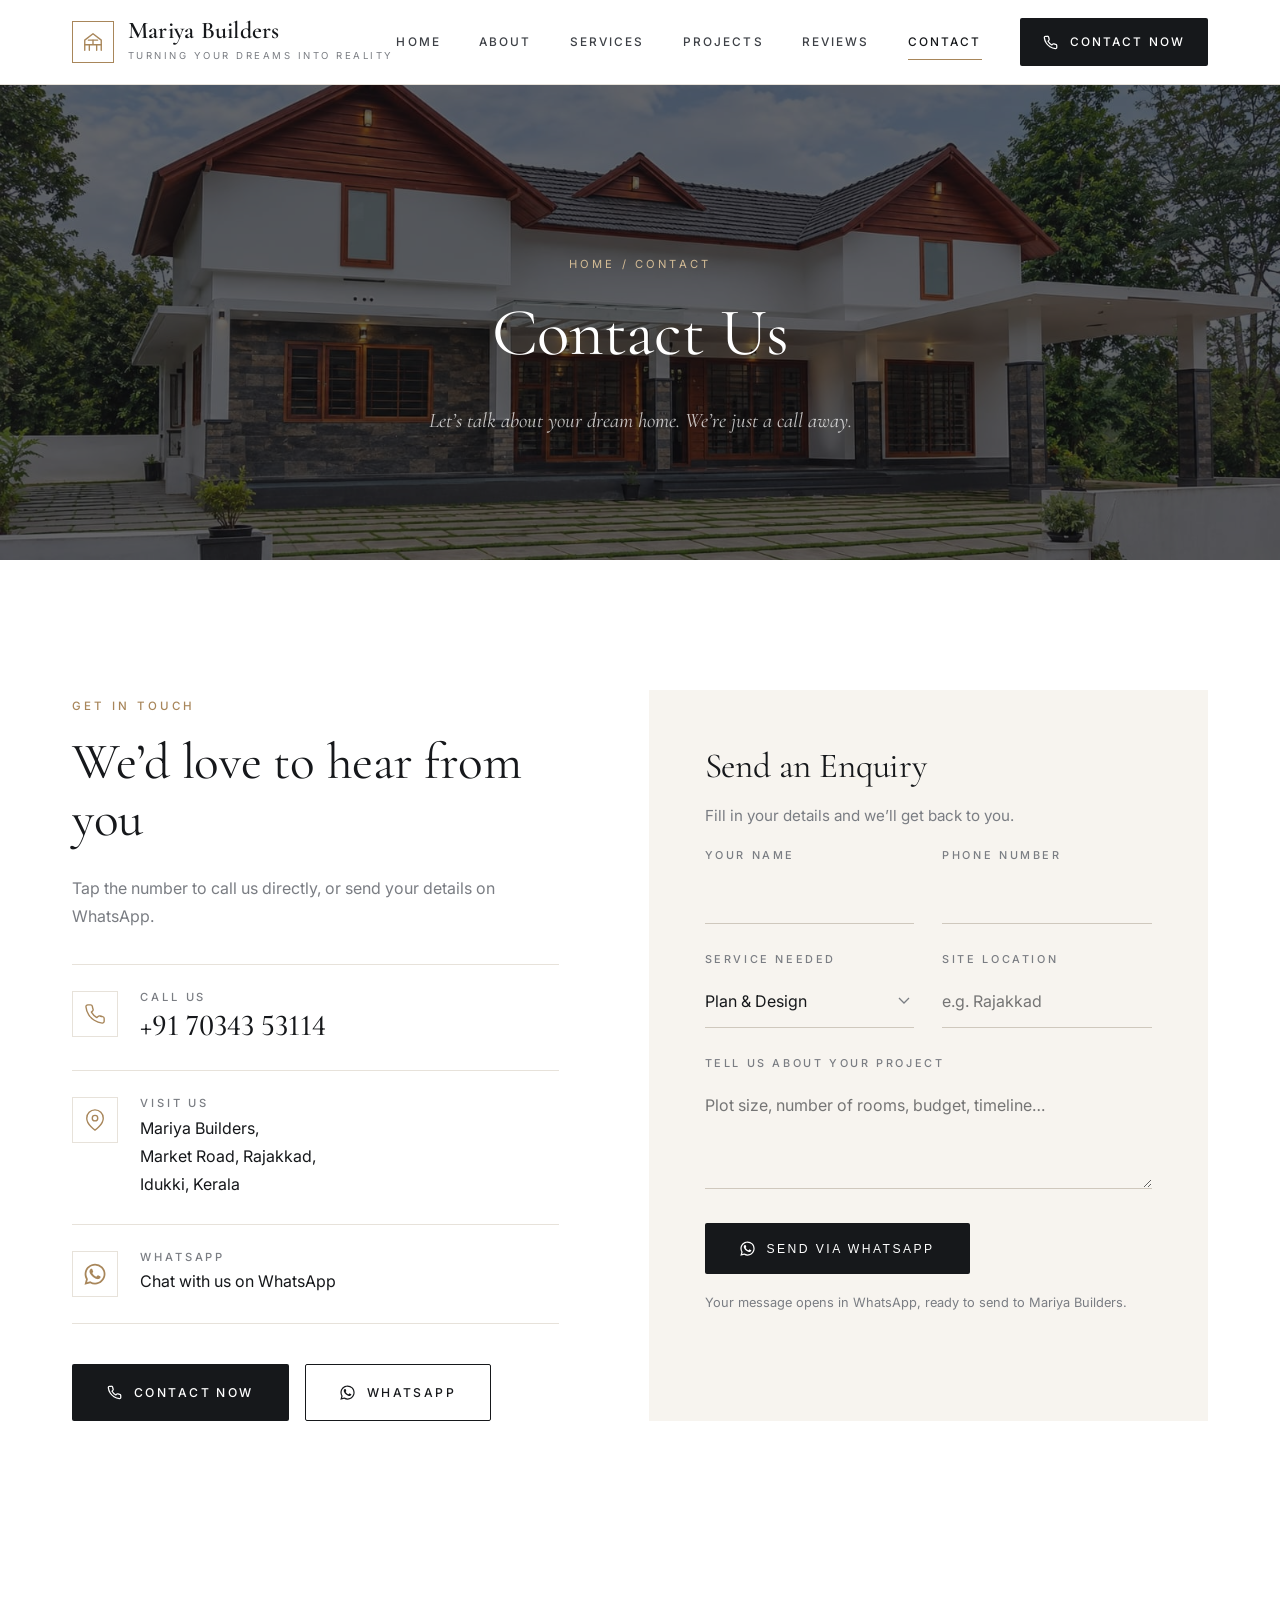
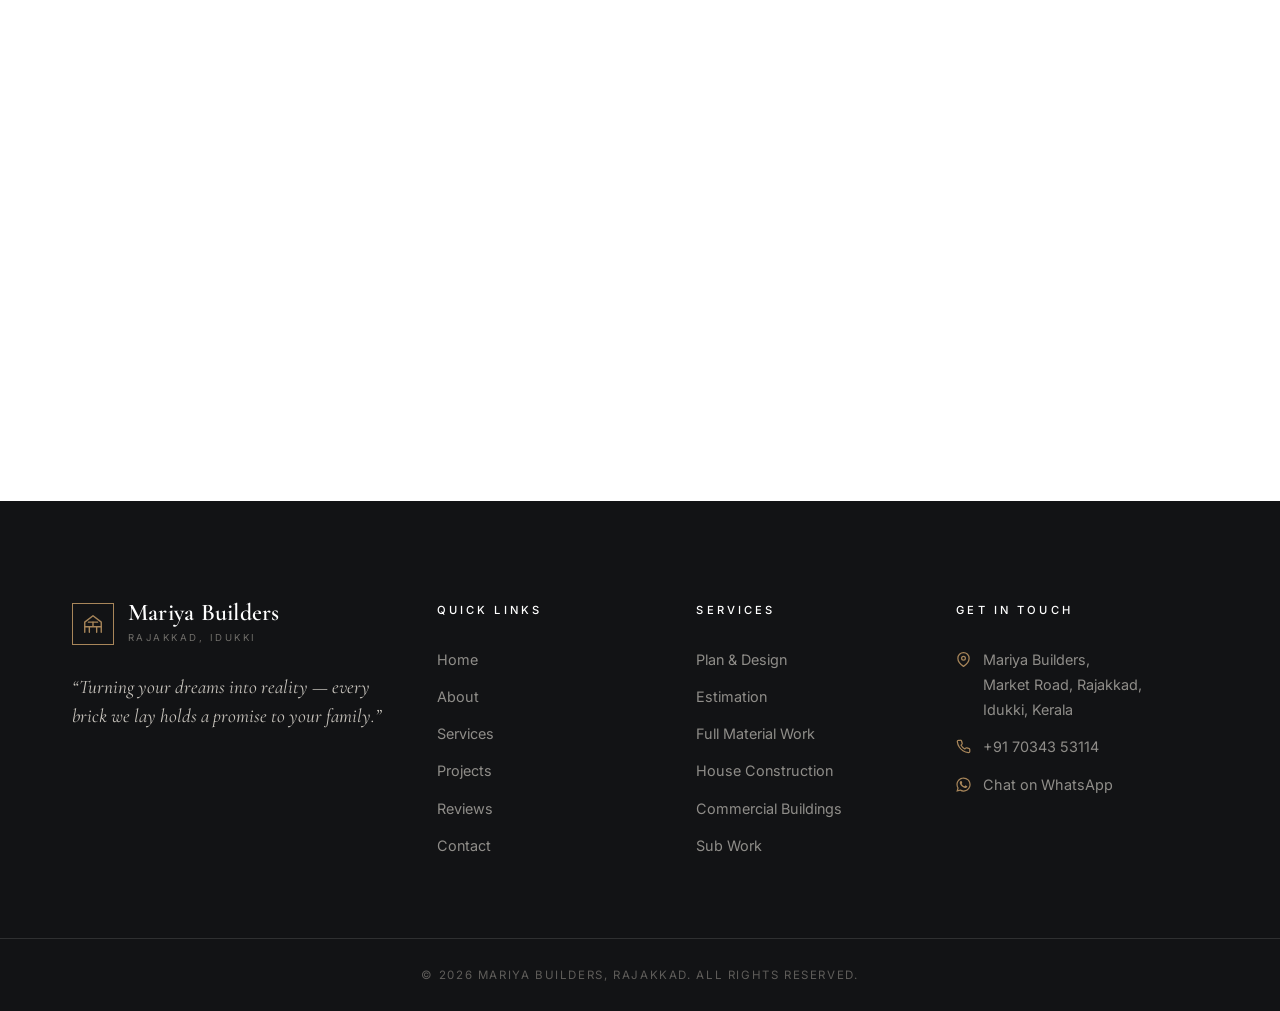
<file: contact.html>
<!DOCTYPE html>
<html lang="en">
<head>
  <meta charset="UTF-8">
  <meta name="viewport" content="width=device-width, initial-scale=1.0">
  <title>Contact Us | Mariya Builders, Rajakkad</title>
  <meta name="description" content="Contact Mariya Builders, Market Road, Rajakkad, Idukki. Call 7034353114.">
  <meta name="theme-color" content="#121315">
  <link rel="icon" href="data:image/svg+xml,%3Csvg xmlns='http://www.w3.org/2000/svg' viewBox='0 0 64 64'%3E%3Crect width='64' height='64' rx='14' fill='%23121315'/%3E%3Cpath d='M12 30 32 14l20 16v22H12z' fill='none' stroke='%23d4bc96' stroke-width='4' stroke-linejoin='round'/%3E%3C/svg%3E">
  <link rel="preconnect" href="https://fonts.googleapis.com">
  <link rel="preconnect" href="https://fonts.gstatic.com" crossorigin>
  <link href="https://fonts.googleapis.com/css2?family=Cormorant+Garamond:ital,wght@0,400;0,500;0,600;1,400;1,500&family=Inter:wght@300;400;500&display=swap" rel="stylesheet">
  <link rel="stylesheet" href="css/style.css">
  <link rel="canonical" href="https://mariyabuilders.vercel.app/contact.html">
  <meta property="og:type" content="website">
  <meta property="og:site_name" content="Mariya Builders">
  <meta property="og:title" content="Contact Us | Mariya Builders, Rajakkad">
  <meta property="og:description" content="Contact Mariya Builders, Market Road, Rajakkad, Idukki. Call 7034353114.">
  <meta property="og:url" content="https://mariyabuilders.vercel.app/contact.html">
  <meta property="og:image" content="https://mariyabuilders.vercel.app/images/kerala-traditional.jpg">
  <meta property="og:locale" content="en_IN">
  <meta name="twitter:card" content="summary_large_image">
</head>
<body>
  <a class="skip" href="#main">Skip to content</a>
  <header class="site-header">
    <div class="container">
      <a href="index.html" class="brand" aria-label="Mariya Builders home">
        <span class="brand-mark"><svg viewBox="0 0 24 24" fill="none" stroke="currentColor" stroke-width="2" stroke-linecap="round" stroke-linejoin="round"><path d="M3 21V10l9-7 9 7v11"/><path d="M3 15h18M8 15v6M16 15v6M12 10v5"/><path d="M7 10h10"/></svg></span>
        <span class="brand-text"><strong>Mariya Builders</strong><small>Turning your dreams into reality</small></span>
      </a>
      <button class="nav-toggle" aria-label="Open menu" aria-expanded="false"><span></span><span></span><span></span></button>
      <nav class="nav" aria-label="Main">
        <a href="index.html">Home</a>
        <a href="about.html">About</a>
        <a href="services.html">Services</a>
        <a href="projects.html">Projects</a>
        <a href="reviews.html">Reviews</a>
        <a href="contact.html" class="active" aria-current="page">Contact</a>
        <a href="tel:+917034353114" class="btn btn--primary"><svg viewBox="0 0 24 24" fill="none" stroke="currentColor" stroke-width="2" stroke-linecap="round" stroke-linejoin="round"><path d="M22 16.92v3a2 2 0 0 1-2.18 2 19.8 19.8 0 0 1-8.63-3.07 19.5 19.5 0 0 1-6-6A19.8 19.8 0 0 1 2.12 4.18 2 2 0 0 1 4.11 2h3a2 2 0 0 1 2 1.72c.13.96.36 1.9.7 2.81a2 2 0 0 1-.45 2.11L8.09 9.91a16 16 0 0 0 6 6l1.27-1.27a2 2 0 0 1 2.11-.45c.91.34 1.85.57 2.81.7A2 2 0 0 1 22 16.92z"/></svg> Contact Now</a>
      </nav>
    </div>
  </header>

  <main id="main">
  <section class="page-banner" style="background-image:url('images/gabled-residence.jpg')">
    <div class="container">
      <div class="crumbs"><a href="index.html">Home</a> / Contact</div>
      <h1>Contact Us</h1>
      <p>Let’s talk about your dream home. We’re just a call away.</p>
    </div>
  </section>

  <section class="section">
    <div class="container contact-grid">
      <div class="reveal">
        <span class="eyebrow">Get in touch</span>
        <h2>We’d love to hear from you</h2>
        <p style="color:var(--muted)">Tap the number to call us directly, or send your details on WhatsApp.</p>
        <div class="contact-list">

        <div class="contact-card">
          <div class="service-icon"><svg viewBox="0 0 24 24" fill="none" stroke="currentColor" stroke-width="2" stroke-linecap="round" stroke-linejoin="round"><path d="M22 16.92v3a2 2 0 0 1-2.18 2 19.8 19.8 0 0 1-8.63-3.07 19.5 19.5 0 0 1-6-6A19.8 19.8 0 0 1 2.12 4.18 2 2 0 0 1 4.11 2h3a2 2 0 0 1 2 1.72c.13.96.36 1.9.7 2.81a2 2 0 0 1-.45 2.11L8.09 9.91a16 16 0 0 0 6 6l1.27-1.27a2 2 0 0 1 2.11-.45c.91.34 1.85.57 2.81.7A2 2 0 0 1 22 16.92z"/></svg></div>
          <div>
            <h3>Call Us</h3>
            <a class="big" href="tel:+917034353114">+91 70343 53114</a>
          </div>
        </div>
        <div class="contact-card">
          <div class="service-icon"><svg viewBox="0 0 24 24" fill="none" stroke="currentColor" stroke-width="2" stroke-linecap="round" stroke-linejoin="round"><path d="M21 10c0 7-9 13-9 13S3 17 3 10a9 9 0 0 1 18 0z"/><circle cx="12" cy="10" r="3"/></svg></div>
          <div>
            <h3>Visit Us</h3>
            <p>Mariya Builders,<br>Market Road, Rajakkad,<br>Idukki, Kerala</p>
          </div>
        </div>
        <div class="contact-card">
          <div class="service-icon"><svg viewBox="0 0 24 24" fill="currentColor"><path d="M17.47 14.38c-.3-.15-1.76-.87-2.03-.97-.27-.1-.47-.15-.67.15-.2.3-.77.97-.94 1.17-.17.2-.35.22-.65.07-.3-.15-1.26-.46-2.4-1.48-.89-.79-1.49-1.77-1.66-2.07-.17-.3-.02-.46.13-.61.13-.13.3-.35.45-.52.15-.17.2-.3.3-.5.1-.2.05-.37-.02-.52-.08-.15-.67-1.62-.92-2.22-.24-.58-.49-.5-.67-.51h-.57c-.2 0-.52.07-.8.37-.27.3-1.04 1.02-1.04 2.48s1.07 2.88 1.21 3.08c.15.2 2.1 3.2 5.08 4.49.71.31 1.26.49 1.7.63.71.22 1.36.19 1.87.12.57-.09 1.76-.72 2.01-1.41.25-.7.25-1.29.17-1.41-.07-.13-.27-.2-.57-.35zM12.04 21.5h-.01a9.4 9.4 0 0 1-4.8-1.32l-.34-.2-3.56.94.95-3.48-.22-.36a9.43 9.43 0 0 1-1.45-5.03c0-5.2 4.24-9.44 9.45-9.44a9.4 9.4 0 0 1 9.44 9.45c0 5.21-4.24 9.44-9.46 9.44zm8.04-17.48A11.3 11.3 0 0 0 12.04.7C5.77.7.67 5.8.67 12.06c0 2 .52 3.96 1.52 5.68L.57 23.7l6.1-1.6a11.3 11.3 0 0 0 5.37 1.37h.01c6.26 0 11.36-5.1 11.37-11.36 0-3.04-1.18-5.89-3.34-8.04z"/></svg></div>
          <div>
            <h3>WhatsApp</h3>
            <a href="https://wa.me/917034353114?text=Hello%20Mariya%20Builders%2C%20I%20would%20like%20to%20discuss%20a%20construction%20project." target="_blank" rel="noopener">Chat with us on WhatsApp</a>
          </div>
        </div>
        </div>

        <div class="hero-actions">
          <a href="tel:+917034353114" class="btn btn--primary"><svg viewBox="0 0 24 24" fill="none" stroke="currentColor" stroke-width="2" stroke-linecap="round" stroke-linejoin="round"><path d="M22 16.92v3a2 2 0 0 1-2.18 2 19.8 19.8 0 0 1-8.63-3.07 19.5 19.5 0 0 1-6-6A19.8 19.8 0 0 1 2.12 4.18 2 2 0 0 1 4.11 2h3a2 2 0 0 1 2 1.72c.13.96.36 1.9.7 2.81a2 2 0 0 1-.45 2.11L8.09 9.91a16 16 0 0 0 6 6l1.27-1.27a2 2 0 0 1 2.11-.45c.91.34 1.85.57 2.81.7A2 2 0 0 1 22 16.92z"/></svg> Contact Now</a>
          <a href="https://wa.me/917034353114?text=Hello%20Mariya%20Builders%2C%20I%20would%20like%20to%20discuss%20a%20construction%20project." target="_blank" rel="noopener" class="btn btn--whatsapp"><svg viewBox="0 0 24 24" fill="currentColor"><path d="M17.47 14.38c-.3-.15-1.76-.87-2.03-.97-.27-.1-.47-.15-.67.15-.2.3-.77.97-.94 1.17-.17.2-.35.22-.65.07-.3-.15-1.26-.46-2.4-1.48-.89-.79-1.49-1.77-1.66-2.07-.17-.3-.02-.46.13-.61.13-.13.3-.35.45-.52.15-.17.2-.3.3-.5.1-.2.05-.37-.02-.52-.08-.15-.67-1.62-.92-2.22-.24-.58-.49-.5-.67-.51h-.57c-.2 0-.52.07-.8.37-.27.3-1.04 1.02-1.04 2.48s1.07 2.88 1.21 3.08c.15.2 2.1 3.2 5.08 4.49.71.31 1.26.49 1.7.63.71.22 1.36.19 1.87.12.57-.09 1.76-.72 2.01-1.41.25-.7.25-1.29.17-1.41-.07-.13-.27-.2-.57-.35zM12.04 21.5h-.01a9.4 9.4 0 0 1-4.8-1.32l-.34-.2-3.56.94.95-3.48-.22-.36a9.43 9.43 0 0 1-1.45-5.03c0-5.2 4.24-9.44 9.45-9.44a9.4 9.4 0 0 1 9.44 9.45c0 5.21-4.24 9.44-9.46 9.44zm8.04-17.48A11.3 11.3 0 0 0 12.04.7C5.77.7.67 5.8.67 12.06c0 2 .52 3.96 1.52 5.68L.57 23.7l6.1-1.6a11.3 11.3 0 0 0 5.37 1.37h.01c6.26 0 11.36-5.1 11.37-11.36 0-3.04-1.18-5.89-3.34-8.04z"/></svg> WhatsApp</a>
        </div>
      </div>

      <div class="form-card reveal">
        <h3>Send an Enquiry</h3>
        <p style="color:var(--muted);font-size:.95rem">Fill in your details and we’ll get back to you.</p>
        <form id="enquiry-form">
          <div class="form-row">
            <div class="field"><label for="name">Your Name</label><input id="name" name="name" required autocomplete="name"></div>
            <div class="field"><label for="phone">Phone Number</label><input id="phone" name="phone" type="tel" required autocomplete="tel"></div>
          </div>
          <div class="form-row">
            <div class="field"><label for="service">Service Needed</label><select id="service" name="service"><option>Plan &amp; Design</option><option>Estimation</option><option>Full Material Work</option><option>House Construction</option><option>Commercial Buildings</option><option>Sub Work</option><option>Renovation &amp; Extension</option><option>Interior &amp; Finishing</option><option>Other</option></select></div>
            <div class="field"><label for="location">Site Location</label><input id="location" name="location" placeholder="e.g. Rajakkad"></div>
          </div>
          <div class="field"><label for="message">Tell us about your project</label><textarea id="message" name="message" placeholder="Plot size, number of rooms, budget, timeline…"></textarea></div>
          <button type="submit" class="btn btn--primary"><svg viewBox="0 0 24 24" fill="currentColor"><path d="M17.47 14.38c-.3-.15-1.76-.87-2.03-.97-.27-.1-.47-.15-.67.15-.2.3-.77.97-.94 1.17-.17.2-.35.22-.65.07-.3-.15-1.26-.46-2.4-1.48-.89-.79-1.49-1.77-1.66-2.07-.17-.3-.02-.46.13-.61.13-.13.3-.35.45-.52.15-.17.2-.3.3-.5.1-.2.05-.37-.02-.52-.08-.15-.67-1.62-.92-2.22-.24-.58-.49-.5-.67-.51h-.57c-.2 0-.52.07-.8.37-.27.3-1.04 1.02-1.04 2.48s1.07 2.88 1.21 3.08c.15.2 2.1 3.2 5.08 4.49.71.31 1.26.49 1.7.63.71.22 1.36.19 1.87.12.57-.09 1.76-.72 2.01-1.41.25-.7.25-1.29.17-1.41-.07-.13-.27-.2-.57-.35zM12.04 21.5h-.01a9.4 9.4 0 0 1-4.8-1.32l-.34-.2-3.56.94.95-3.48-.22-.36a9.43 9.43 0 0 1-1.45-5.03c0-5.2 4.24-9.44 9.45-9.44a9.4 9.4 0 0 1 9.44 9.45c0 5.21-4.24 9.44-9.46 9.44zm8.04-17.48A11.3 11.3 0 0 0 12.04.7C5.77.7.67 5.8.67 12.06c0 2 .52 3.96 1.52 5.68L.57 23.7l6.1-1.6a11.3 11.3 0 0 0 5.37 1.37h.01c6.26 0 11.36-5.1 11.37-11.36 0-3.04-1.18-5.89-3.34-8.04z"/></svg> Send via WhatsApp</button>
          <p class="form-note">Your message opens in WhatsApp, ready to send to Mariya Builders.</p>
        </form>
      </div>
    </div>
  </section>

  <section class="section section--cream" style="padding-top:0;background:none">
    <div class="container">
      <iframe class="map" title="Mariya Builders location — Market Road, Rajakkad, Idukki"
        src="https://maps.google.com/maps?q=Market%20Road%2C%20Rajakkad%2C%20Idukki%2C%20Kerala&amp;z=15&amp;output=embed"
        loading="lazy" referrerpolicy="no-referrer-when-downgrade"></iframe>
    </div>
  </section>

  </main>
  <footer class="site-footer">
    <div class="container">
      <div class="footer-grid">
        <div>
          <a href="index.html" class="brand">
            <span class="brand-mark"><svg viewBox="0 0 24 24" fill="none" stroke="currentColor" stroke-width="2" stroke-linecap="round" stroke-linejoin="round"><path d="M3 21V10l9-7 9 7v11"/><path d="M3 15h18M8 15v6M16 15v6M12 10v5"/><path d="M7 10h10"/></svg></span>
            <span class="brand-text"><strong>Mariya Builders</strong><small>Rajakkad, Idukki</small></span>
          </a>
          <p class="footer-tag">“Turning your dreams into reality — every brick we lay holds a promise to your family.”</p>
        </div>
        <div>
          <h4>Quick Links</h4>
          <ul>
            <li><a href="index.html">Home</a></li><li><a href="about.html">About</a></li><li><a href="services.html">Services</a></li><li><a href="projects.html">Projects</a></li><li><a href="reviews.html">Reviews</a></li><li><a href="contact.html">Contact</a></li>
          </ul>
        </div>
        <div>
          <h4>Services</h4>
          <ul>
            <li><a href="services.html#plan">Plan &amp; Design</a></li>
            <li><a href="services.html#estimate">Estimation</a></li>
            <li><a href="services.html#material">Full Material Work</a></li>
            <li><a href="services.html#house">House Construction</a></li>
            <li><a href="services.html#buildings">Commercial Buildings</a></li>
            <li><a href="services.html#sub">Sub Work</a></li>
          </ul>
        </div>
        <div>
          <h4>Get in Touch</h4>
          <ul class="footer-contact">
            <li><svg viewBox="0 0 24 24" fill="none" stroke="currentColor" stroke-width="2" stroke-linecap="round" stroke-linejoin="round"><path d="M21 10c0 7-9 13-9 13S3 17 3 10a9 9 0 0 1 18 0z"/><circle cx="12" cy="10" r="3"/></svg><span>Mariya Builders,<br>Market Road, Rajakkad,<br>Idukki, Kerala</span></li>
            <li><svg viewBox="0 0 24 24" fill="none" stroke="currentColor" stroke-width="2" stroke-linecap="round" stroke-linejoin="round"><path d="M22 16.92v3a2 2 0 0 1-2.18 2 19.8 19.8 0 0 1-8.63-3.07 19.5 19.5 0 0 1-6-6A19.8 19.8 0 0 1 2.12 4.18 2 2 0 0 1 4.11 2h3a2 2 0 0 1 2 1.72c.13.96.36 1.9.7 2.81a2 2 0 0 1-.45 2.11L8.09 9.91a16 16 0 0 0 6 6l1.27-1.27a2 2 0 0 1 2.11-.45c.91.34 1.85.57 2.81.7A2 2 0 0 1 22 16.92z"/></svg><a href="tel:+917034353114">+91 70343 53114</a></li>
            <li><svg viewBox="0 0 24 24" fill="currentColor"><path d="M17.47 14.38c-.3-.15-1.76-.87-2.03-.97-.27-.1-.47-.15-.67.15-.2.3-.77.97-.94 1.17-.17.2-.35.22-.65.07-.3-.15-1.26-.46-2.4-1.48-.89-.79-1.49-1.77-1.66-2.07-.17-.3-.02-.46.13-.61.13-.13.3-.35.45-.52.15-.17.2-.3.3-.5.1-.2.05-.37-.02-.52-.08-.15-.67-1.62-.92-2.22-.24-.58-.49-.5-.67-.51h-.57c-.2 0-.52.07-.8.37-.27.3-1.04 1.02-1.04 2.48s1.07 2.88 1.21 3.08c.15.2 2.1 3.2 5.08 4.49.71.31 1.26.49 1.7.63.71.22 1.36.19 1.87.12.57-.09 1.76-.72 2.01-1.41.25-.7.25-1.29.17-1.41-.07-.13-.27-.2-.57-.35zM12.04 21.5h-.01a9.4 9.4 0 0 1-4.8-1.32l-.34-.2-3.56.94.95-3.48-.22-.36a9.43 9.43 0 0 1-1.45-5.03c0-5.2 4.24-9.44 9.45-9.44a9.4 9.4 0 0 1 9.44 9.45c0 5.21-4.24 9.44-9.46 9.44zm8.04-17.48A11.3 11.3 0 0 0 12.04.7C5.77.7.67 5.8.67 12.06c0 2 .52 3.96 1.52 5.68L.57 23.7l6.1-1.6a11.3 11.3 0 0 0 5.37 1.37h.01c6.26 0 11.36-5.1 11.37-11.36 0-3.04-1.18-5.89-3.34-8.04z"/></svg><a href="https://wa.me/917034353114?text=Hello%20Mariya%20Builders%2C%20I%20would%20like%20to%20discuss%20a%20construction%20project." target="_blank" rel="noopener">Chat on WhatsApp</a></li>
          </ul>
        </div>
      </div>
    </div>
    <div class="footer-bottom">
      <div class="container">© <span id="year">2026</span> Mariya Builders, Rajakkad. All rights reserved.</div>
    </div>
  </footer>

  <div class="call-dialog" id="call-dialog" role="dialog" aria-modal="true" aria-labelledby="call-title" hidden>
    <div class="call-box">
      <button class="call-close" type="button" aria-label="Close">&times;</button>
      <span class="eyebrow">Call Mariya Builders</span>
      <a href="tel:+917034353114" class="call-number" id="call-title" data-direct>+91 70343 53114</a>
      <div class="call-qr">
        <img src="images/call-qr.svg" alt="QR code that dials +91 70343 53114" width="150" height="150">
        <p>Scan with your phone camera to call instantly.</p>
      </div>
      <div class="call-actions">
        <button type="button" class="btn btn--outline" data-copy="+91 70343 53114">Copy Number</button>
        <a href="tel:+917034353114" class="btn btn--primary" data-direct><svg viewBox="0 0 24 24" fill="none" stroke="currentColor" stroke-width="2" stroke-linecap="round" stroke-linejoin="round"><path d="M22 16.92v3a2 2 0 0 1-2.18 2 19.8 19.8 0 0 1-8.63-3.07 19.5 19.5 0 0 1-6-6A19.8 19.8 0 0 1 2.12 4.18 2 2 0 0 1 4.11 2h3a2 2 0 0 1 2 1.72c.13.96.36 1.9.7 2.81a2 2 0 0 1-.45 2.11L8.09 9.91a16 16 0 0 0 6 6l1.27-1.27a2 2 0 0 1 2.11-.45c.91.34 1.85.57 2.81.7A2 2 0 0 1 22 16.92z"/></svg> Call from this device</a>
      </div>
      <a href="https://wa.me/917034353114?text=Hello%20Mariya%20Builders%2C%20I%20would%20like%20to%20discuss%20a%20construction%20project." target="_blank" rel="noopener" class="call-wa"><svg viewBox="0 0 24 24" fill="currentColor"><path d="M17.47 14.38c-.3-.15-1.76-.87-2.03-.97-.27-.1-.47-.15-.67.15-.2.3-.77.97-.94 1.17-.17.2-.35.22-.65.07-.3-.15-1.26-.46-2.4-1.48-.89-.79-1.49-1.77-1.66-2.07-.17-.3-.02-.46.13-.61.13-.13.3-.35.45-.52.15-.17.2-.3.3-.5.1-.2.05-.37-.02-.52-.08-.15-.67-1.62-.92-2.22-.24-.58-.49-.5-.67-.51h-.57c-.2 0-.52.07-.8.37-.27.3-1.04 1.02-1.04 2.48s1.07 2.88 1.21 3.08c.15.2 2.1 3.2 5.08 4.49.71.31 1.26.49 1.7.63.71.22 1.36.19 1.87.12.57-.09 1.76-.72 2.01-1.41.25-.7.25-1.29.17-1.41-.07-.13-.27-.2-.57-.35zM12.04 21.5h-.01a9.4 9.4 0 0 1-4.8-1.32l-.34-.2-3.56.94.95-3.48-.22-.36a9.43 9.43 0 0 1-1.45-5.03c0-5.2 4.24-9.44 9.45-9.44a9.4 9.4 0 0 1 9.44 9.45c0 5.21-4.24 9.44-9.46 9.44zm8.04-17.48A11.3 11.3 0 0 0 12.04.7C5.77.7.67 5.8.67 12.06c0 2 .52 3.96 1.52 5.68L.57 23.7l6.1-1.6a11.3 11.3 0 0 0 5.37 1.37h.01c6.26 0 11.36-5.1 11.37-11.36 0-3.04-1.18-5.89-3.34-8.04z"/></svg> Or message us on WhatsApp</a>
    </div>
  </div>

  <nav class="mobile-bar" aria-label="Quick contact">
    <a href="tel:+917034353114" class="mb-call"><svg viewBox="0 0 24 24" fill="none" stroke="currentColor" stroke-width="2" stroke-linecap="round" stroke-linejoin="round"><path d="M22 16.92v3a2 2 0 0 1-2.18 2 19.8 19.8 0 0 1-8.63-3.07 19.5 19.5 0 0 1-6-6A19.8 19.8 0 0 1 2.12 4.18 2 2 0 0 1 4.11 2h3a2 2 0 0 1 2 1.72c.13.96.36 1.9.7 2.81a2 2 0 0 1-.45 2.11L8.09 9.91a16 16 0 0 0 6 6l1.27-1.27a2 2 0 0 1 2.11-.45c.91.34 1.85.57 2.81.7A2 2 0 0 1 22 16.92z"/></svg> Call Now</a>
    <a href="https://wa.me/917034353114?text=Hello%20Mariya%20Builders%2C%20I%20would%20like%20to%20discuss%20a%20construction%20project." target="_blank" rel="noopener" class="mb-wa"><svg viewBox="0 0 24 24" fill="currentColor"><path d="M17.47 14.38c-.3-.15-1.76-.87-2.03-.97-.27-.1-.47-.15-.67.15-.2.3-.77.97-.94 1.17-.17.2-.35.22-.65.07-.3-.15-1.26-.46-2.4-1.48-.89-.79-1.49-1.77-1.66-2.07-.17-.3-.02-.46.13-.61.13-.13.3-.35.45-.52.15-.17.2-.3.3-.5.1-.2.05-.37-.02-.52-.08-.15-.67-1.62-.92-2.22-.24-.58-.49-.5-.67-.51h-.57c-.2 0-.52.07-.8.37-.27.3-1.04 1.02-1.04 2.48s1.07 2.88 1.21 3.08c.15.2 2.1 3.2 5.08 4.49.71.31 1.26.49 1.7.63.71.22 1.36.19 1.87.12.57-.09 1.76-.72 2.01-1.41.25-.7.25-1.29.17-1.41-.07-.13-.27-.2-.57-.35zM12.04 21.5h-.01a9.4 9.4 0 0 1-4.8-1.32l-.34-.2-3.56.94.95-3.48-.22-.36a9.43 9.43 0 0 1-1.45-5.03c0-5.2 4.24-9.44 9.45-9.44a9.4 9.4 0 0 1 9.44 9.45c0 5.21-4.24 9.44-9.46 9.44zm8.04-17.48A11.3 11.3 0 0 0 12.04.7C5.77.7.67 5.8.67 12.06c0 2 .52 3.96 1.52 5.68L.57 23.7l6.1-1.6a11.3 11.3 0 0 0 5.37 1.37h.01c6.26 0 11.36-5.1 11.37-11.36 0-3.04-1.18-5.89-3.34-8.04z"/></svg> WhatsApp</a>
  </nav>

  <script src="js/projects.js"></script>
  <script src="js/reviews.js"></script>
  <script src="js/main.js"></script>
</body>
</html>
</file>
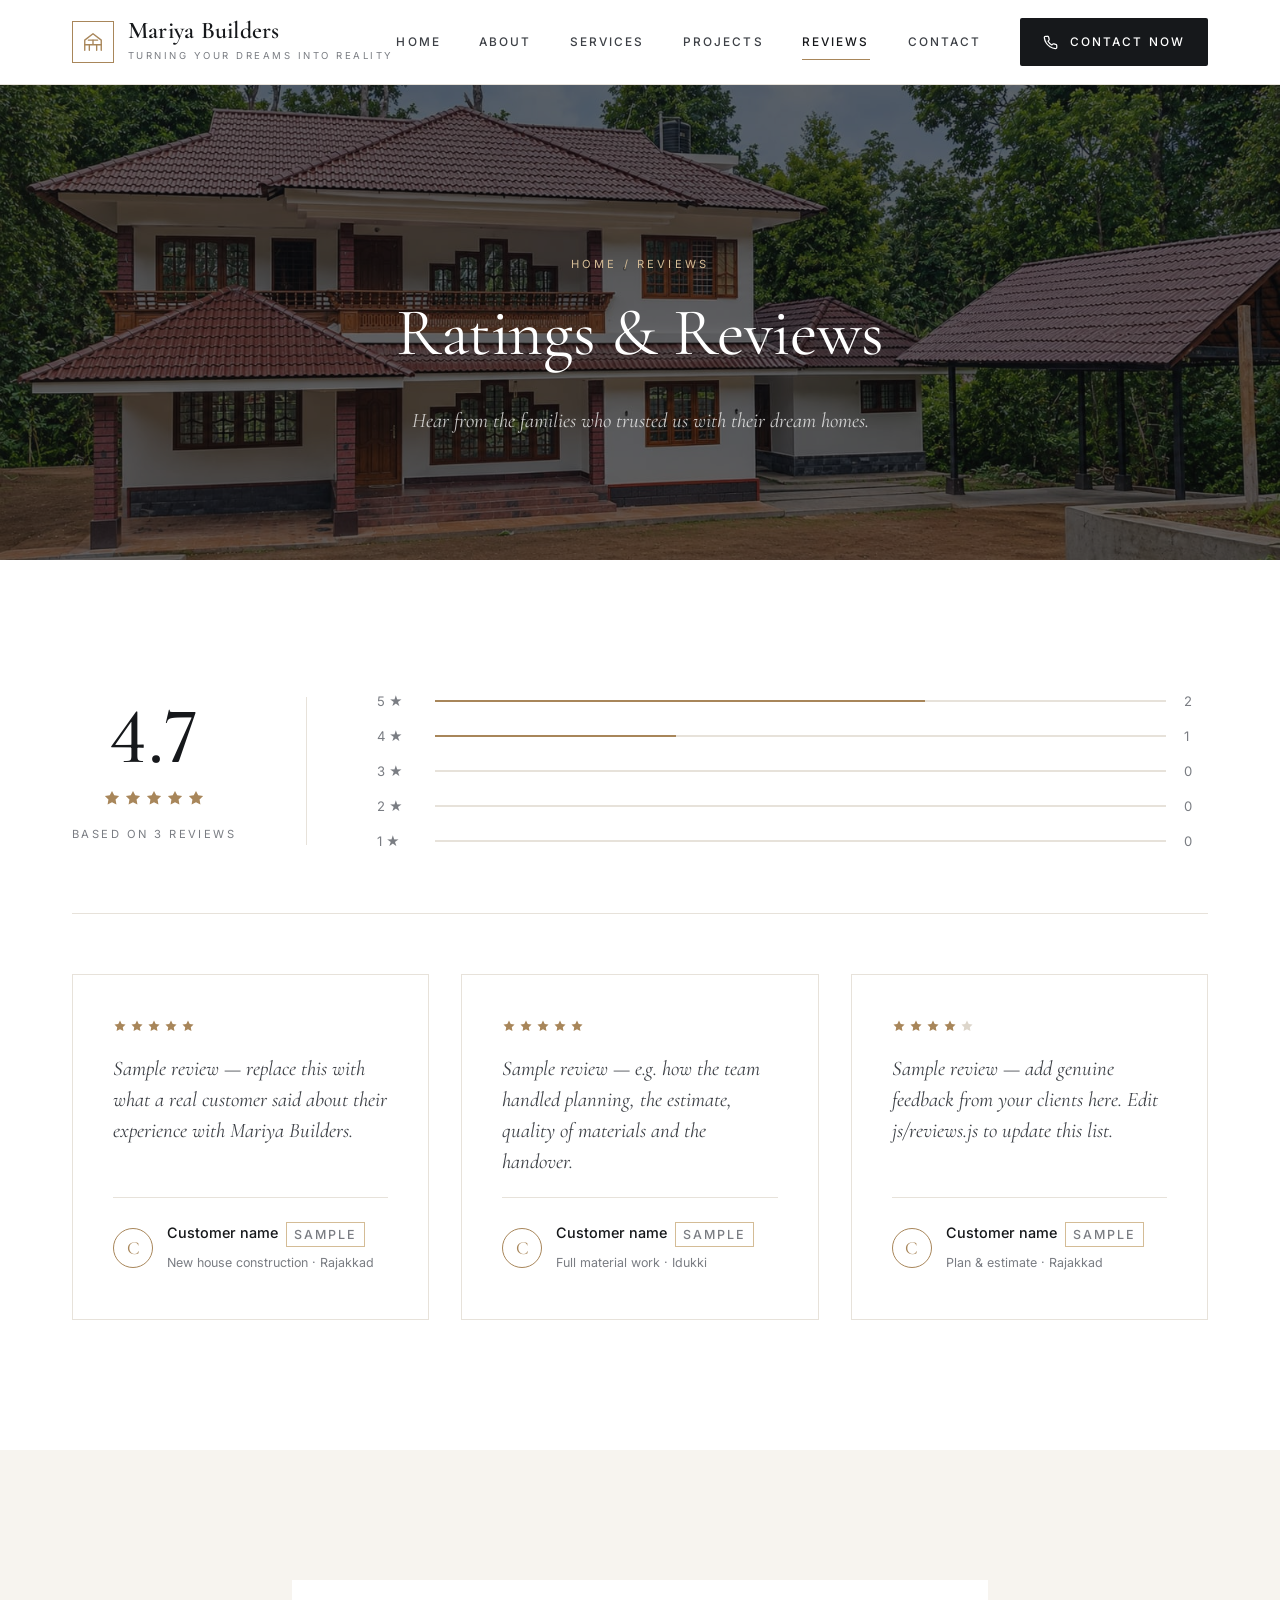
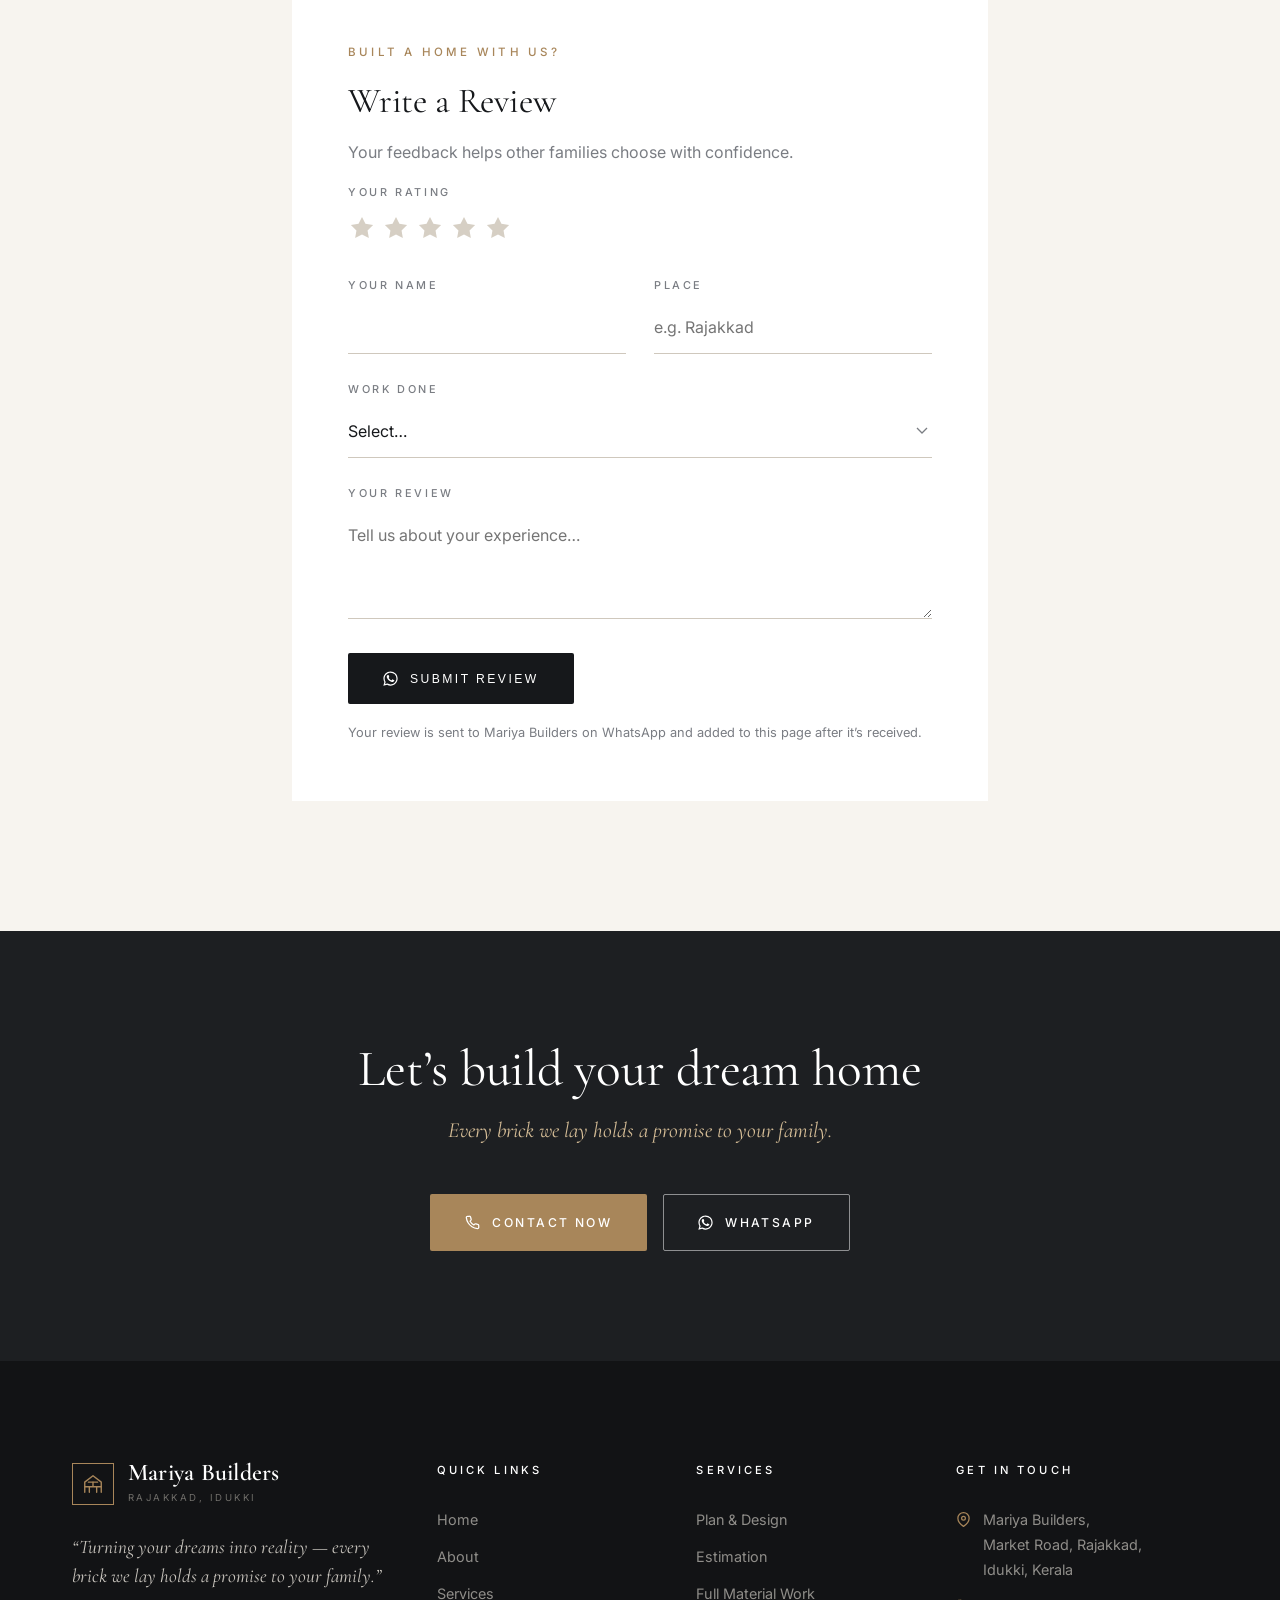
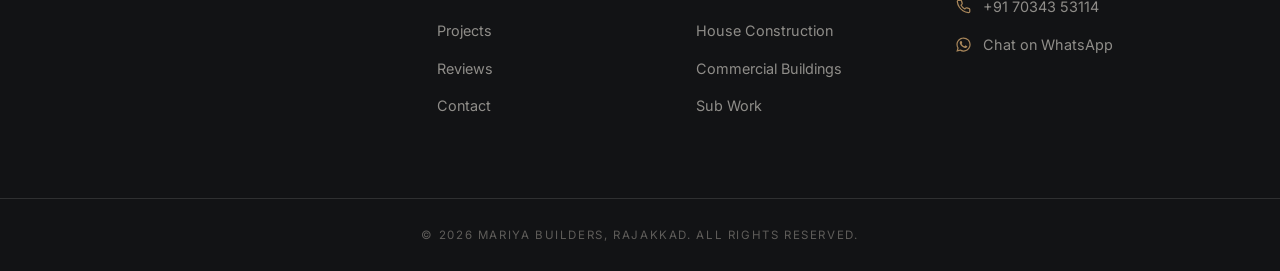
<file: reviews.html>
<!DOCTYPE html>
<html lang="en">
<head>
  <meta charset="UTF-8">
  <meta name="viewport" content="width=device-width, initial-scale=1.0">
  <title>Ratings & Reviews | Mariya Builders, Rajakkad</title>
  <meta name="description" content="Read ratings and reviews from Mariya Builders customers, or share your own experience.">
  <meta name="theme-color" content="#121315">
  <link rel="icon" href="data:image/svg+xml,%3Csvg xmlns='http://www.w3.org/2000/svg' viewBox='0 0 64 64'%3E%3Crect width='64' height='64' rx='14' fill='%23121315'/%3E%3Cpath d='M12 30 32 14l20 16v22H12z' fill='none' stroke='%23d4bc96' stroke-width='4' stroke-linejoin='round'/%3E%3C/svg%3E">
  <link rel="preconnect" href="https://fonts.googleapis.com">
  <link rel="preconnect" href="https://fonts.gstatic.com" crossorigin>
  <link href="https://fonts.googleapis.com/css2?family=Cormorant+Garamond:ital,wght@0,400;0,500;0,600;1,400;1,500&family=Inter:wght@300;400;500&display=swap" rel="stylesheet">
  <link rel="stylesheet" href="css/style.css">
  <link rel="canonical" href="https://mariyabuilders.vercel.app/reviews.html">
  <meta property="og:type" content="website">
  <meta property="og:site_name" content="Mariya Builders">
  <meta property="og:title" content="Ratings & Reviews | Mariya Builders, Rajakkad">
  <meta property="og:description" content="Read ratings and reviews from Mariya Builders customers, or share your own experience.">
  <meta property="og:url" content="https://mariyabuilders.vercel.app/reviews.html">
  <meta property="og:image" content="https://mariyabuilders.vercel.app/images/kerala-traditional.jpg">
  <meta property="og:locale" content="en_IN">
  <meta name="twitter:card" content="summary_large_image">
</head>
<body>
  <a class="skip" href="#main">Skip to content</a>
  <header class="site-header">
    <div class="container">
      <a href="index.html" class="brand" aria-label="Mariya Builders home">
        <span class="brand-mark"><svg viewBox="0 0 24 24" fill="none" stroke="currentColor" stroke-width="2" stroke-linecap="round" stroke-linejoin="round"><path d="M3 21V10l9-7 9 7v11"/><path d="M3 15h18M8 15v6M16 15v6M12 10v5"/><path d="M7 10h10"/></svg></span>
        <span class="brand-text"><strong>Mariya Builders</strong><small>Turning your dreams into reality</small></span>
      </a>
      <button class="nav-toggle" aria-label="Open menu" aria-expanded="false"><span></span><span></span><span></span></button>
      <nav class="nav" aria-label="Main">
        <a href="index.html">Home</a>
        <a href="about.html">About</a>
        <a href="services.html">Services</a>
        <a href="projects.html">Projects</a>
        <a href="reviews.html" class="active" aria-current="page">Reviews</a>
        <a href="contact.html">Contact</a>
        <a href="tel:+917034353114" class="btn btn--primary"><svg viewBox="0 0 24 24" fill="none" stroke="currentColor" stroke-width="2" stroke-linecap="round" stroke-linejoin="round"><path d="M22 16.92v3a2 2 0 0 1-2.18 2 19.8 19.8 0 0 1-8.63-3.07 19.5 19.5 0 0 1-6-6A19.8 19.8 0 0 1 2.12 4.18 2 2 0 0 1 4.11 2h3a2 2 0 0 1 2 1.72c.13.96.36 1.9.7 2.81a2 2 0 0 1-.45 2.11L8.09 9.91a16 16 0 0 0 6 6l1.27-1.27a2 2 0 0 1 2.11-.45c.91.34 1.85.57 2.81.7A2 2 0 0 1 22 16.92z"/></svg> Contact Now</a>
      </nav>
    </div>
  </header>

  <main id="main">
  <section class="page-banner" style="background-image:url('images/kerala-traditional.jpg')">
    <div class="container">
      <div class="crumbs"><a href="index.html">Home</a> / Reviews</div>
      <h1>Ratings &amp; Reviews</h1>
      <p>Hear from the families who trusted us with their dream homes.</p>
    </div>
  </section>

  <section class="section">
    <div class="container">
      <div id="rating-summary" class="rating-summary"></div>
      <div class="grid grid-3" data-reviews="all"></div>
    </div>
  </section>

  <section class="section section--cream">
    <div class="container" style="max-width:760px">
      <div class="form-card reveal">
        <span class="eyebrow">Built a home with us?</span>
        <h2>Write a Review</h2>
        <p style="color:var(--muted)">Your feedback helps other families choose with confidence.</p>
        <form id="review-form">
          <div class="field">
            <label>Your Rating</label>
            <div class="star-input" role="radiogroup" aria-label="Star rating"><input type="radio" id="r5" name="rating" value="5"><label for="r5" title="5 stars"><svg viewBox="0 0 24 24" fill="currentColor"><path d="M12 2.5l2.94 5.96 6.58.96-4.76 4.64 1.12 6.55L12 17.52l-5.88 3.09 1.12-6.55L2.48 9.42l6.58-.96z"/></svg></label><input type="radio" id="r4" name="rating" value="4"><label for="r4" title="4 stars"><svg viewBox="0 0 24 24" fill="currentColor"><path d="M12 2.5l2.94 5.96 6.58.96-4.76 4.64 1.12 6.55L12 17.52l-5.88 3.09 1.12-6.55L2.48 9.42l6.58-.96z"/></svg></label><input type="radio" id="r3" name="rating" value="3"><label for="r3" title="3 stars"><svg viewBox="0 0 24 24" fill="currentColor"><path d="M12 2.5l2.94 5.96 6.58.96-4.76 4.64 1.12 6.55L12 17.52l-5.88 3.09 1.12-6.55L2.48 9.42l6.58-.96z"/></svg></label><input type="radio" id="r2" name="rating" value="2"><label for="r2" title="2 stars"><svg viewBox="0 0 24 24" fill="currentColor"><path d="M12 2.5l2.94 5.96 6.58.96-4.76 4.64 1.12 6.55L12 17.52l-5.88 3.09 1.12-6.55L2.48 9.42l6.58-.96z"/></svg></label><input type="radio" id="r1" name="rating" value="1"><label for="r1" title="1 star"><svg viewBox="0 0 24 24" fill="currentColor"><path d="M12 2.5l2.94 5.96 6.58.96-4.76 4.64 1.12 6.55L12 17.52l-5.88 3.09 1.12-6.55L2.48 9.42l6.58-.96z"/></svg></label></div>
          </div>
          <div class="form-row">
            <div class="field"><label for="rname">Your Name</label><input id="rname" name="rname" required autocomplete="name"></div>
            <div class="field"><label for="rplace">Place</label><input id="rplace" name="rplace" placeholder="e.g. Rajakkad"></div>
          </div>
          <div class="field"><label for="rproject">Work Done</label><select id="rproject" name="rproject"><option value="">Select…</option><option>Plan &amp; Design</option><option>Estimation</option><option>Full Material Work</option><option>House Construction</option><option>Commercial Buildings</option><option>Sub Work</option><option>Renovation &amp; Extension</option><option>Interior &amp; Finishing</option></select></div>
          <div class="field"><label for="rtext">Your Review</label><textarea id="rtext" name="rtext" required placeholder="Tell us about your experience…"></textarea></div>
          <button type="submit" class="btn btn--primary"><svg viewBox="0 0 24 24" fill="currentColor"><path d="M17.47 14.38c-.3-.15-1.76-.87-2.03-.97-.27-.1-.47-.15-.67.15-.2.3-.77.97-.94 1.17-.17.2-.35.22-.65.07-.3-.15-1.26-.46-2.4-1.48-.89-.79-1.49-1.77-1.66-2.07-.17-.3-.02-.46.13-.61.13-.13.3-.35.45-.52.15-.17.2-.3.3-.5.1-.2.05-.37-.02-.52-.08-.15-.67-1.62-.92-2.22-.24-.58-.49-.5-.67-.51h-.57c-.2 0-.52.07-.8.37-.27.3-1.04 1.02-1.04 2.48s1.07 2.88 1.21 3.08c.15.2 2.1 3.2 5.08 4.49.71.31 1.26.49 1.7.63.71.22 1.36.19 1.87.12.57-.09 1.76-.72 2.01-1.41.25-.7.25-1.29.17-1.41-.07-.13-.27-.2-.57-.35zM12.04 21.5h-.01a9.4 9.4 0 0 1-4.8-1.32l-.34-.2-3.56.94.95-3.48-.22-.36a9.43 9.43 0 0 1-1.45-5.03c0-5.2 4.24-9.44 9.45-9.44a9.4 9.4 0 0 1 9.44 9.45c0 5.21-4.24 9.44-9.46 9.44zm8.04-17.48A11.3 11.3 0 0 0 12.04.7C5.77.7.67 5.8.67 12.06c0 2 .52 3.96 1.52 5.68L.57 23.7l6.1-1.6a11.3 11.3 0 0 0 5.37 1.37h.01c6.26 0 11.36-5.1 11.37-11.36 0-3.04-1.18-5.89-3.34-8.04z"/></svg> Submit Review</button>
          <p class="form-note">Your review is sent to Mariya Builders on WhatsApp and added to this page after it’s received.</p>
        </form>
      </div>
    </div>
  </section>

  <section class="cta-band">
    <div class="container">
      <div>
        <h2>Let’s build your dream home</h2>
        <p>Every brick we lay holds a promise to your family.</p>
      </div>
      <div class="cta-actions">
        <a href="tel:+917034353114" class="btn btn--light"><svg viewBox="0 0 24 24" fill="none" stroke="currentColor" stroke-width="2" stroke-linecap="round" stroke-linejoin="round"><path d="M22 16.92v3a2 2 0 0 1-2.18 2 19.8 19.8 0 0 1-8.63-3.07 19.5 19.5 0 0 1-6-6A19.8 19.8 0 0 1 2.12 4.18 2 2 0 0 1 4.11 2h3a2 2 0 0 1 2 1.72c.13.96.36 1.9.7 2.81a2 2 0 0 1-.45 2.11L8.09 9.91a16 16 0 0 0 6 6l1.27-1.27a2 2 0 0 1 2.11-.45c.91.34 1.85.57 2.81.7A2 2 0 0 1 22 16.92z"/></svg> Contact Now</a>
        <a href="https://wa.me/917034353114?text=Hello%20Mariya%20Builders%2C%20I%20would%20like%20to%20discuss%20a%20construction%20project." target="_blank" rel="noopener" class="btn btn--ghost"><svg viewBox="0 0 24 24" fill="currentColor"><path d="M17.47 14.38c-.3-.15-1.76-.87-2.03-.97-.27-.1-.47-.15-.67.15-.2.3-.77.97-.94 1.17-.17.2-.35.22-.65.07-.3-.15-1.26-.46-2.4-1.48-.89-.79-1.49-1.77-1.66-2.07-.17-.3-.02-.46.13-.61.13-.13.3-.35.45-.52.15-.17.2-.3.3-.5.1-.2.05-.37-.02-.52-.08-.15-.67-1.62-.92-2.22-.24-.58-.49-.5-.67-.51h-.57c-.2 0-.52.07-.8.37-.27.3-1.04 1.02-1.04 2.48s1.07 2.88 1.21 3.08c.15.2 2.1 3.2 5.08 4.49.71.31 1.26.49 1.7.63.71.22 1.36.19 1.87.12.57-.09 1.76-.72 2.01-1.41.25-.7.25-1.29.17-1.41-.07-.13-.27-.2-.57-.35zM12.04 21.5h-.01a9.4 9.4 0 0 1-4.8-1.32l-.34-.2-3.56.94.95-3.48-.22-.36a9.43 9.43 0 0 1-1.45-5.03c0-5.2 4.24-9.44 9.45-9.44a9.4 9.4 0 0 1 9.44 9.45c0 5.21-4.24 9.44-9.46 9.44zm8.04-17.48A11.3 11.3 0 0 0 12.04.7C5.77.7.67 5.8.67 12.06c0 2 .52 3.96 1.52 5.68L.57 23.7l6.1-1.6a11.3 11.3 0 0 0 5.37 1.37h.01c6.26 0 11.36-5.1 11.37-11.36 0-3.04-1.18-5.89-3.34-8.04z"/></svg> WhatsApp</a>
      </div>
    </div>
  </section>

  </main>
  <footer class="site-footer">
    <div class="container">
      <div class="footer-grid">
        <div>
          <a href="index.html" class="brand">
            <span class="brand-mark"><svg viewBox="0 0 24 24" fill="none" stroke="currentColor" stroke-width="2" stroke-linecap="round" stroke-linejoin="round"><path d="M3 21V10l9-7 9 7v11"/><path d="M3 15h18M8 15v6M16 15v6M12 10v5"/><path d="M7 10h10"/></svg></span>
            <span class="brand-text"><strong>Mariya Builders</strong><small>Rajakkad, Idukki</small></span>
          </a>
          <p class="footer-tag">“Turning your dreams into reality — every brick we lay holds a promise to your family.”</p>
        </div>
        <div>
          <h4>Quick Links</h4>
          <ul>
            <li><a href="index.html">Home</a></li><li><a href="about.html">About</a></li><li><a href="services.html">Services</a></li><li><a href="projects.html">Projects</a></li><li><a href="reviews.html">Reviews</a></li><li><a href="contact.html">Contact</a></li>
          </ul>
        </div>
        <div>
          <h4>Services</h4>
          <ul>
            <li><a href="services.html#plan">Plan &amp; Design</a></li>
            <li><a href="services.html#estimate">Estimation</a></li>
            <li><a href="services.html#material">Full Material Work</a></li>
            <li><a href="services.html#house">House Construction</a></li>
            <li><a href="services.html#buildings">Commercial Buildings</a></li>
            <li><a href="services.html#sub">Sub Work</a></li>
          </ul>
        </div>
        <div>
          <h4>Get in Touch</h4>
          <ul class="footer-contact">
            <li><svg viewBox="0 0 24 24" fill="none" stroke="currentColor" stroke-width="2" stroke-linecap="round" stroke-linejoin="round"><path d="M21 10c0 7-9 13-9 13S3 17 3 10a9 9 0 0 1 18 0z"/><circle cx="12" cy="10" r="3"/></svg><span>Mariya Builders,<br>Market Road, Rajakkad,<br>Idukki, Kerala</span></li>
            <li><svg viewBox="0 0 24 24" fill="none" stroke="currentColor" stroke-width="2" stroke-linecap="round" stroke-linejoin="round"><path d="M22 16.92v3a2 2 0 0 1-2.18 2 19.8 19.8 0 0 1-8.63-3.07 19.5 19.5 0 0 1-6-6A19.8 19.8 0 0 1 2.12 4.18 2 2 0 0 1 4.11 2h3a2 2 0 0 1 2 1.72c.13.96.36 1.9.7 2.81a2 2 0 0 1-.45 2.11L8.09 9.91a16 16 0 0 0 6 6l1.27-1.27a2 2 0 0 1 2.11-.45c.91.34 1.85.57 2.81.7A2 2 0 0 1 22 16.92z"/></svg><a href="tel:+917034353114">+91 70343 53114</a></li>
            <li><svg viewBox="0 0 24 24" fill="currentColor"><path d="M17.47 14.38c-.3-.15-1.76-.87-2.03-.97-.27-.1-.47-.15-.67.15-.2.3-.77.97-.94 1.17-.17.2-.35.22-.65.07-.3-.15-1.26-.46-2.4-1.48-.89-.79-1.49-1.77-1.66-2.07-.17-.3-.02-.46.13-.61.13-.13.3-.35.45-.52.15-.17.2-.3.3-.5.1-.2.05-.37-.02-.52-.08-.15-.67-1.62-.92-2.22-.24-.58-.49-.5-.67-.51h-.57c-.2 0-.52.07-.8.37-.27.3-1.04 1.02-1.04 2.48s1.07 2.88 1.21 3.08c.15.2 2.1 3.2 5.08 4.49.71.31 1.26.49 1.7.63.71.22 1.36.19 1.87.12.57-.09 1.76-.72 2.01-1.41.25-.7.25-1.29.17-1.41-.07-.13-.27-.2-.57-.35zM12.04 21.5h-.01a9.4 9.4 0 0 1-4.8-1.32l-.34-.2-3.56.94.95-3.48-.22-.36a9.43 9.43 0 0 1-1.45-5.03c0-5.2 4.24-9.44 9.45-9.44a9.4 9.4 0 0 1 9.44 9.45c0 5.21-4.24 9.44-9.46 9.44zm8.04-17.48A11.3 11.3 0 0 0 12.04.7C5.77.7.67 5.8.67 12.06c0 2 .52 3.96 1.52 5.68L.57 23.7l6.1-1.6a11.3 11.3 0 0 0 5.37 1.37h.01c6.26 0 11.36-5.1 11.37-11.36 0-3.04-1.18-5.89-3.34-8.04z"/></svg><a href="https://wa.me/917034353114?text=Hello%20Mariya%20Builders%2C%20I%20would%20like%20to%20discuss%20a%20construction%20project." target="_blank" rel="noopener">Chat on WhatsApp</a></li>
          </ul>
        </div>
      </div>
    </div>
    <div class="footer-bottom">
      <div class="container">© <span id="year">2026</span> Mariya Builders, Rajakkad. All rights reserved.</div>
    </div>
  </footer>

  <div class="call-dialog" id="call-dialog" role="dialog" aria-modal="true" aria-labelledby="call-title" hidden>
    <div class="call-box">
      <button class="call-close" type="button" aria-label="Close">&times;</button>
      <span class="eyebrow">Call Mariya Builders</span>
      <a href="tel:+917034353114" class="call-number" id="call-title" data-direct>+91 70343 53114</a>
      <div class="call-qr">
        <img src="images/call-qr.svg" alt="QR code that dials +91 70343 53114" width="150" height="150">
        <p>Scan with your phone camera to call instantly.</p>
      </div>
      <div class="call-actions">
        <button type="button" class="btn btn--outline" data-copy="+91 70343 53114">Copy Number</button>
        <a href="tel:+917034353114" class="btn btn--primary" data-direct><svg viewBox="0 0 24 24" fill="none" stroke="currentColor" stroke-width="2" stroke-linecap="round" stroke-linejoin="round"><path d="M22 16.92v3a2 2 0 0 1-2.18 2 19.8 19.8 0 0 1-8.63-3.07 19.5 19.5 0 0 1-6-6A19.8 19.8 0 0 1 2.12 4.18 2 2 0 0 1 4.11 2h3a2 2 0 0 1 2 1.72c.13.96.36 1.9.7 2.81a2 2 0 0 1-.45 2.11L8.09 9.91a16 16 0 0 0 6 6l1.27-1.27a2 2 0 0 1 2.11-.45c.91.34 1.85.57 2.81.7A2 2 0 0 1 22 16.92z"/></svg> Call from this device</a>
      </div>
      <a href="https://wa.me/917034353114?text=Hello%20Mariya%20Builders%2C%20I%20would%20like%20to%20discuss%20a%20construction%20project." target="_blank" rel="noopener" class="call-wa"><svg viewBox="0 0 24 24" fill="currentColor"><path d="M17.47 14.38c-.3-.15-1.76-.87-2.03-.97-.27-.1-.47-.15-.67.15-.2.3-.77.97-.94 1.17-.17.2-.35.22-.65.07-.3-.15-1.26-.46-2.4-1.48-.89-.79-1.49-1.77-1.66-2.07-.17-.3-.02-.46.13-.61.13-.13.3-.35.45-.52.15-.17.2-.3.3-.5.1-.2.05-.37-.02-.52-.08-.15-.67-1.62-.92-2.22-.24-.58-.49-.5-.67-.51h-.57c-.2 0-.52.07-.8.37-.27.3-1.04 1.02-1.04 2.48s1.07 2.88 1.21 3.08c.15.2 2.1 3.2 5.08 4.49.71.31 1.26.49 1.7.63.71.22 1.36.19 1.87.12.57-.09 1.76-.72 2.01-1.41.25-.7.25-1.29.17-1.41-.07-.13-.27-.2-.57-.35zM12.04 21.5h-.01a9.4 9.4 0 0 1-4.8-1.32l-.34-.2-3.56.94.95-3.48-.22-.36a9.43 9.43 0 0 1-1.45-5.03c0-5.2 4.24-9.44 9.45-9.44a9.4 9.4 0 0 1 9.44 9.45c0 5.21-4.24 9.44-9.46 9.44zm8.04-17.48A11.3 11.3 0 0 0 12.04.7C5.77.7.67 5.8.67 12.06c0 2 .52 3.96 1.52 5.68L.57 23.7l6.1-1.6a11.3 11.3 0 0 0 5.37 1.37h.01c6.26 0 11.36-5.1 11.37-11.36 0-3.04-1.18-5.89-3.34-8.04z"/></svg> Or message us on WhatsApp</a>
    </div>
  </div>

  <nav class="mobile-bar" aria-label="Quick contact">
    <a href="tel:+917034353114" class="mb-call"><svg viewBox="0 0 24 24" fill="none" stroke="currentColor" stroke-width="2" stroke-linecap="round" stroke-linejoin="round"><path d="M22 16.92v3a2 2 0 0 1-2.18 2 19.8 19.8 0 0 1-8.63-3.07 19.5 19.5 0 0 1-6-6A19.8 19.8 0 0 1 2.12 4.18 2 2 0 0 1 4.11 2h3a2 2 0 0 1 2 1.72c.13.96.36 1.9.7 2.81a2 2 0 0 1-.45 2.11L8.09 9.91a16 16 0 0 0 6 6l1.27-1.27a2 2 0 0 1 2.11-.45c.91.34 1.85.57 2.81.7A2 2 0 0 1 22 16.92z"/></svg> Call Now</a>
    <a href="https://wa.me/917034353114?text=Hello%20Mariya%20Builders%2C%20I%20would%20like%20to%20discuss%20a%20construction%20project." target="_blank" rel="noopener" class="mb-wa"><svg viewBox="0 0 24 24" fill="currentColor"><path d="M17.47 14.38c-.3-.15-1.76-.87-2.03-.97-.27-.1-.47-.15-.67.15-.2.3-.77.97-.94 1.17-.17.2-.35.22-.65.07-.3-.15-1.26-.46-2.4-1.48-.89-.79-1.49-1.77-1.66-2.07-.17-.3-.02-.46.13-.61.13-.13.3-.35.45-.52.15-.17.2-.3.3-.5.1-.2.05-.37-.02-.52-.08-.15-.67-1.62-.92-2.22-.24-.58-.49-.5-.67-.51h-.57c-.2 0-.52.07-.8.37-.27.3-1.04 1.02-1.04 2.48s1.07 2.88 1.21 3.08c.15.2 2.1 3.2 5.08 4.49.71.31 1.26.49 1.7.63.71.22 1.36.19 1.87.12.57-.09 1.76-.72 2.01-1.41.25-.7.25-1.29.17-1.41-.07-.13-.27-.2-.57-.35zM12.04 21.5h-.01a9.4 9.4 0 0 1-4.8-1.32l-.34-.2-3.56.94.95-3.48-.22-.36a9.43 9.43 0 0 1-1.45-5.03c0-5.2 4.24-9.44 9.45-9.44a9.4 9.4 0 0 1 9.44 9.45c0 5.21-4.24 9.44-9.46 9.44zm8.04-17.48A11.3 11.3 0 0 0 12.04.7C5.77.7.67 5.8.67 12.06c0 2 .52 3.96 1.52 5.68L.57 23.7l6.1-1.6a11.3 11.3 0 0 0 5.37 1.37h.01c6.26 0 11.36-5.1 11.37-11.36 0-3.04-1.18-5.89-3.34-8.04z"/></svg> WhatsApp</a>
  </nav>

  <script src="js/projects.js"></script>
  <script src="js/reviews.js"></script>
  <script src="js/main.js"></script>
</body>
</html>
</file>
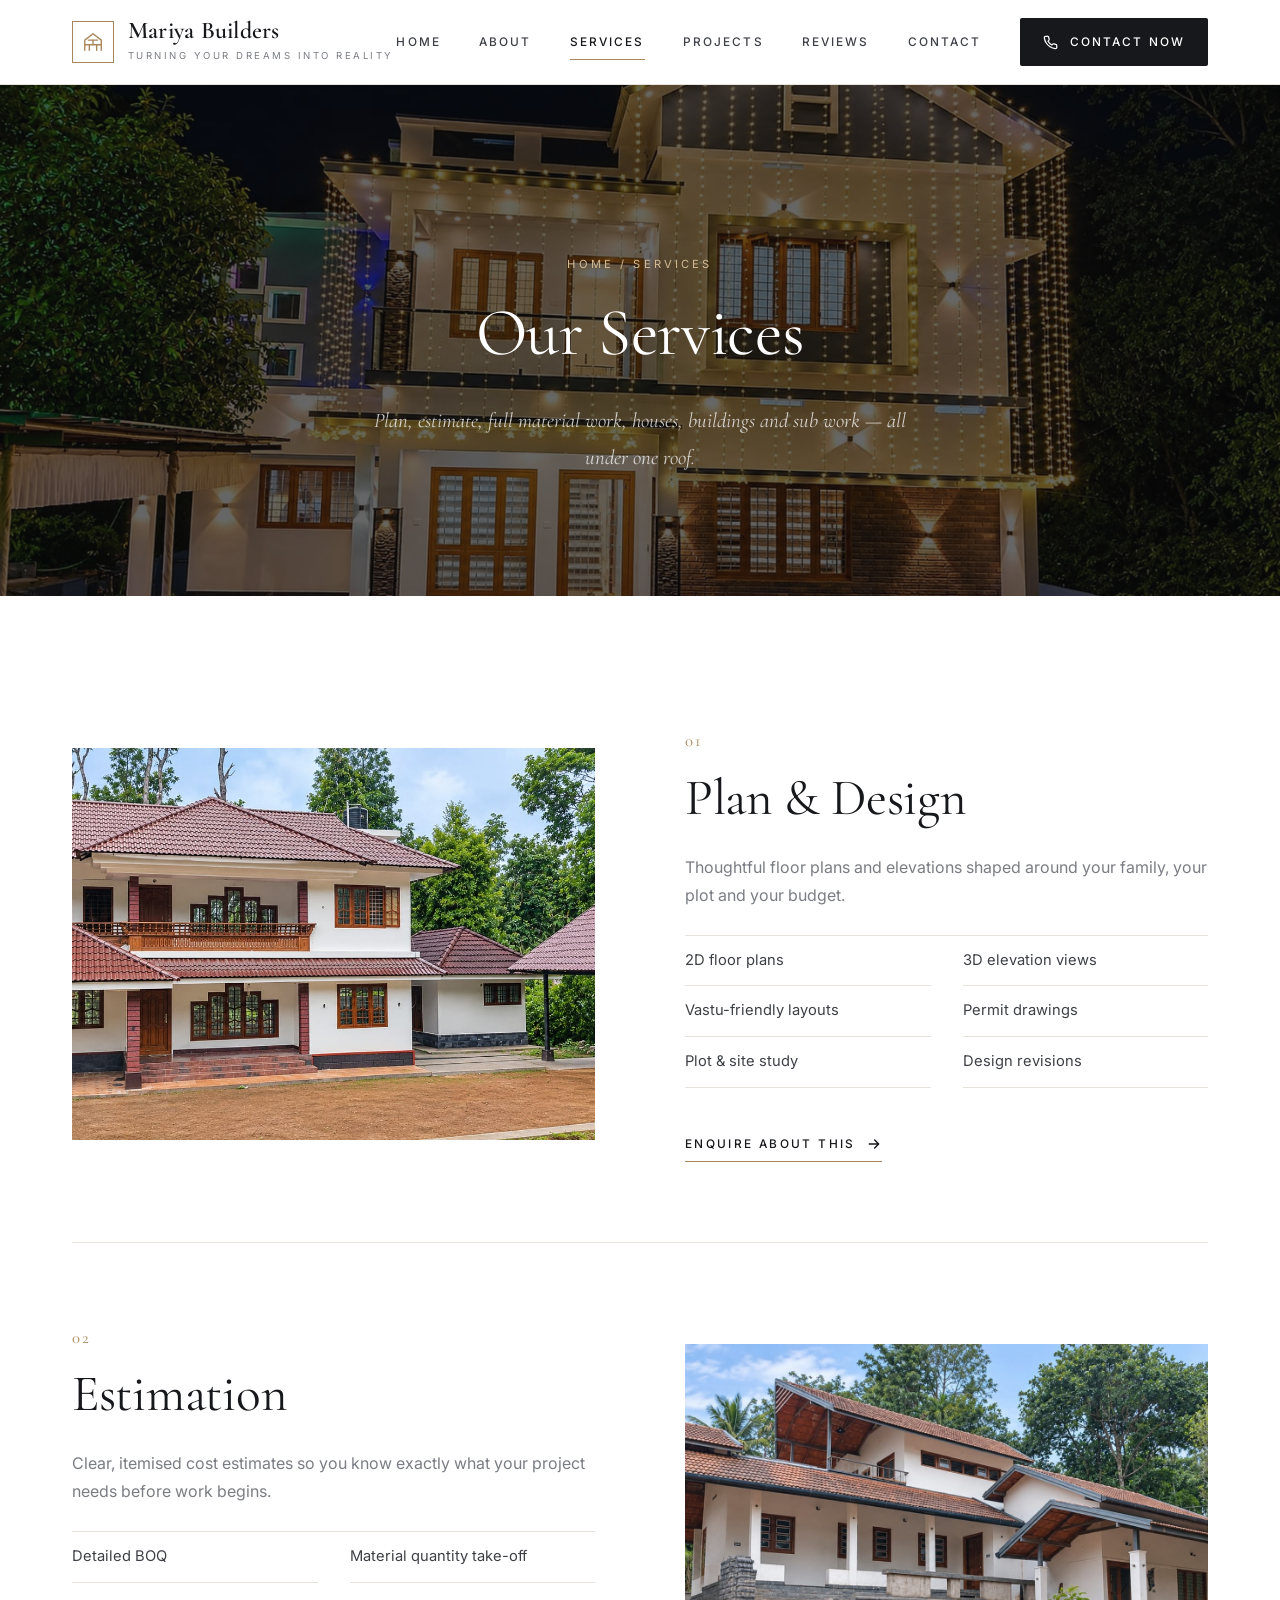
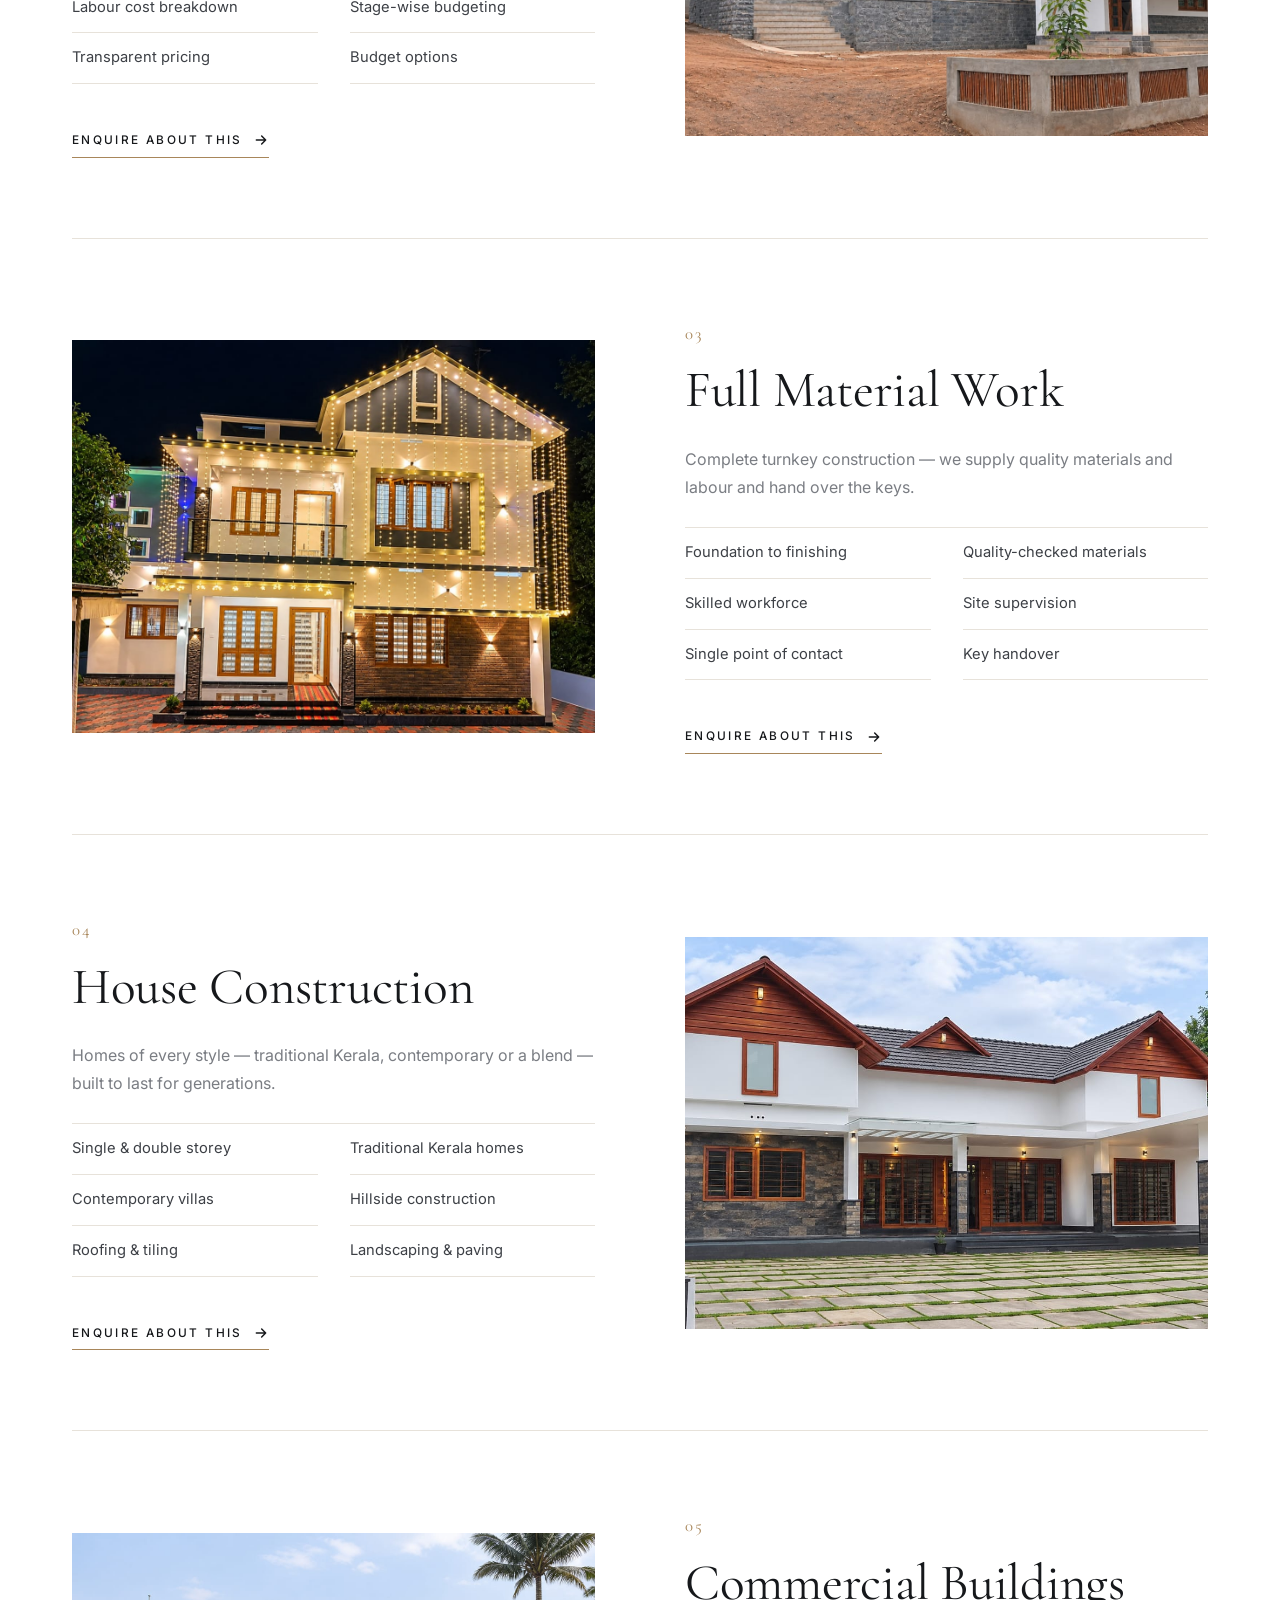
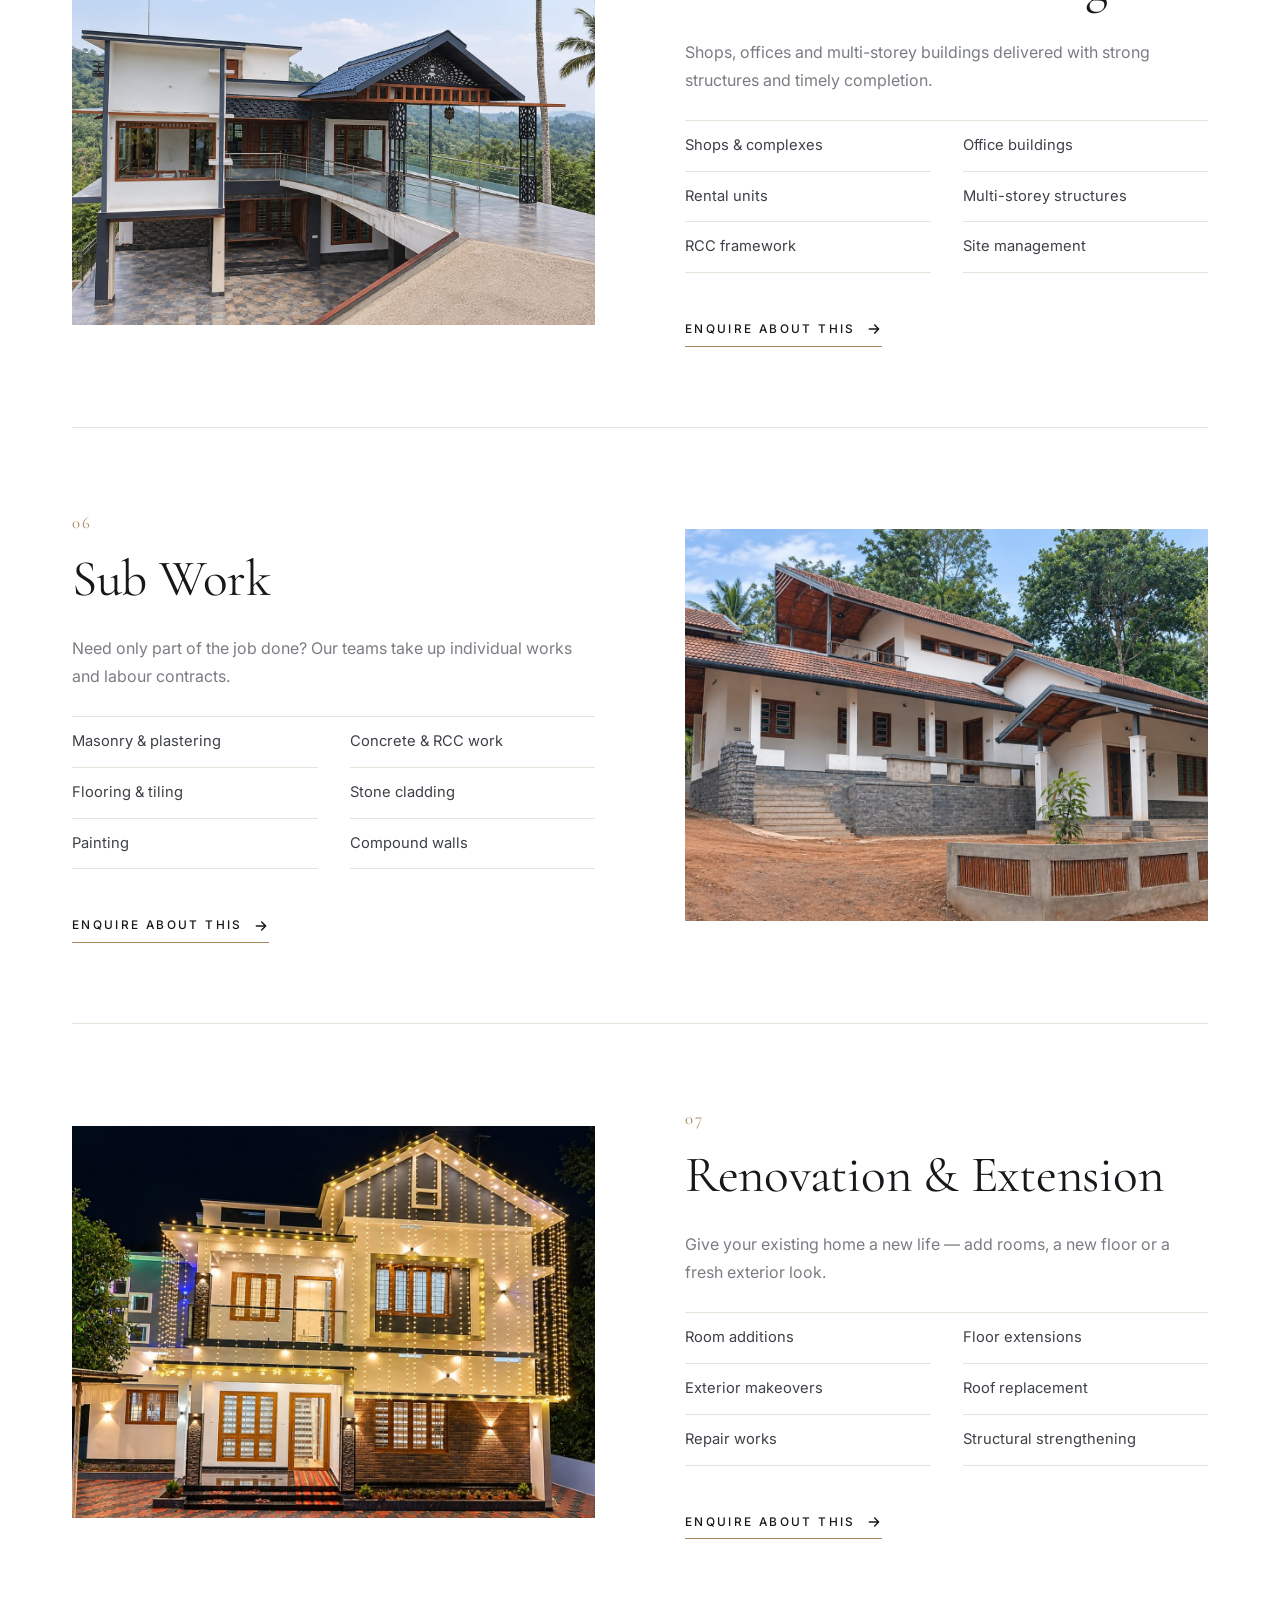
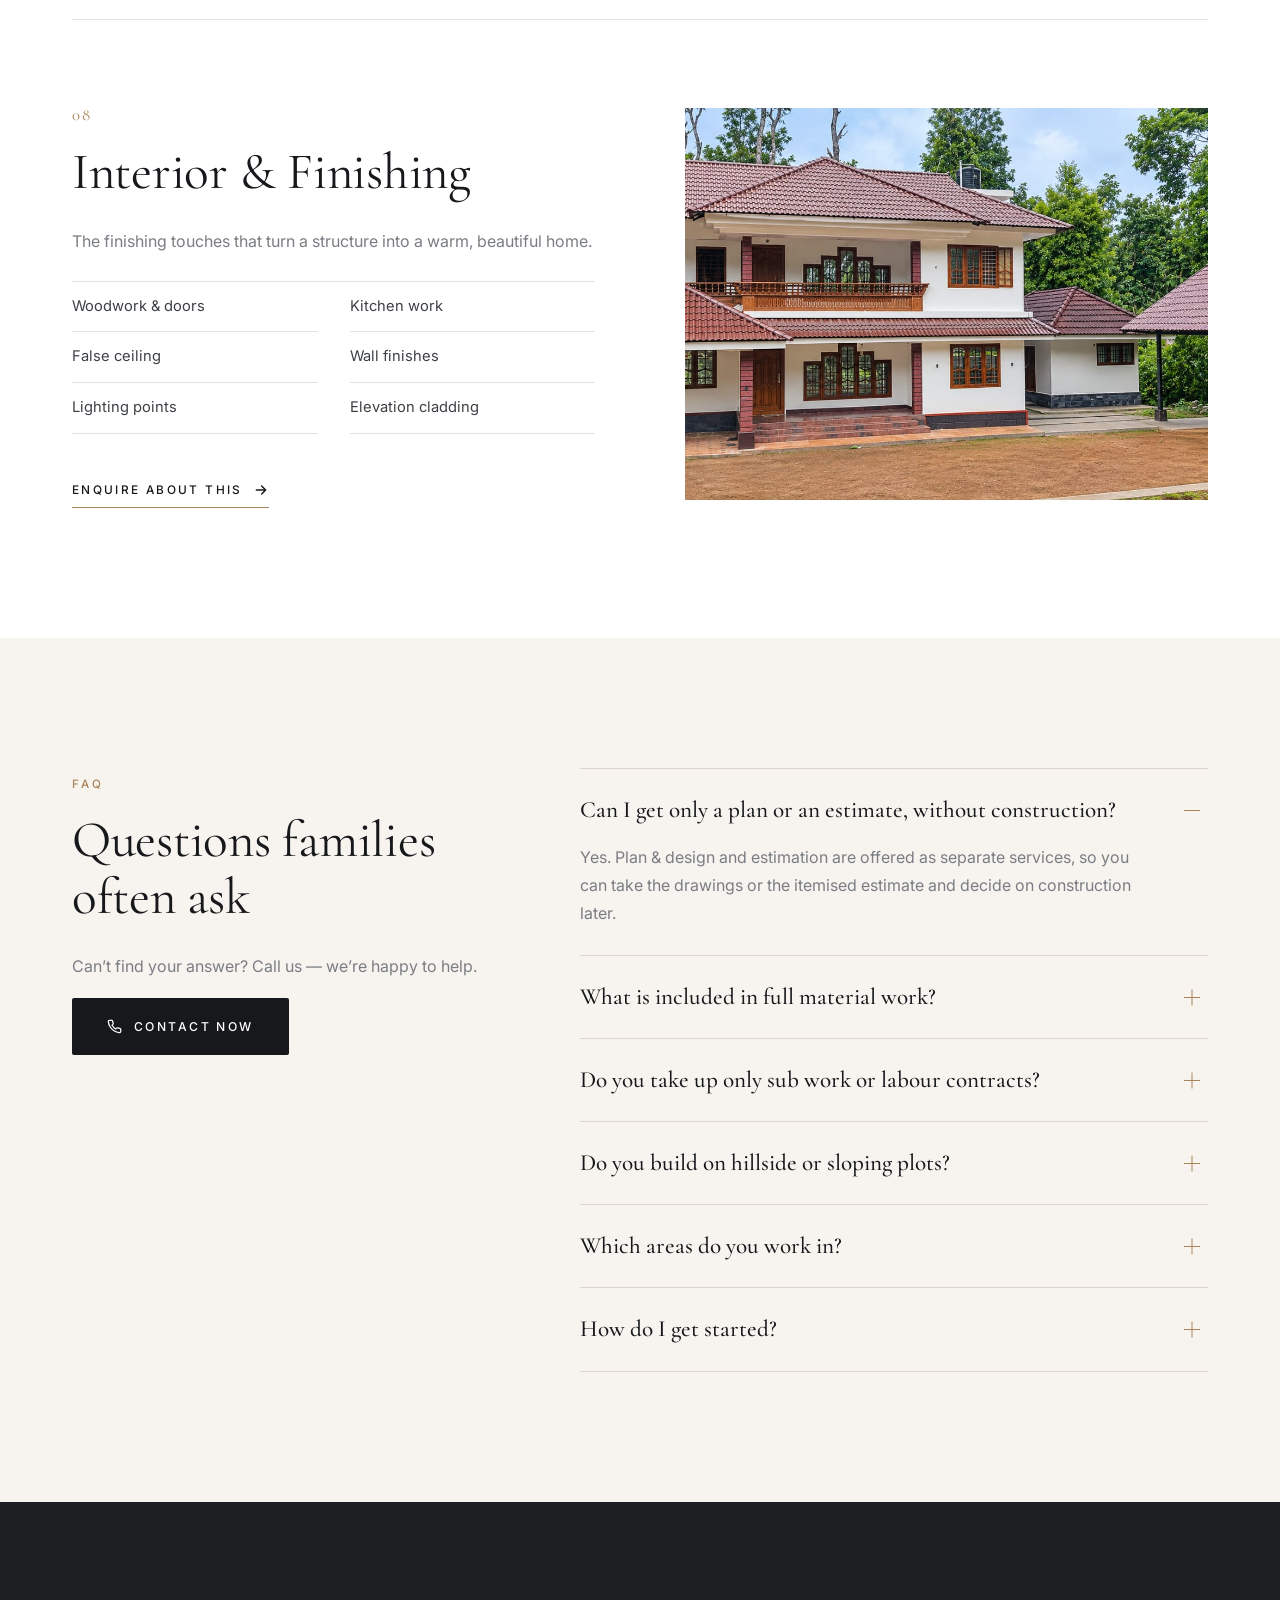
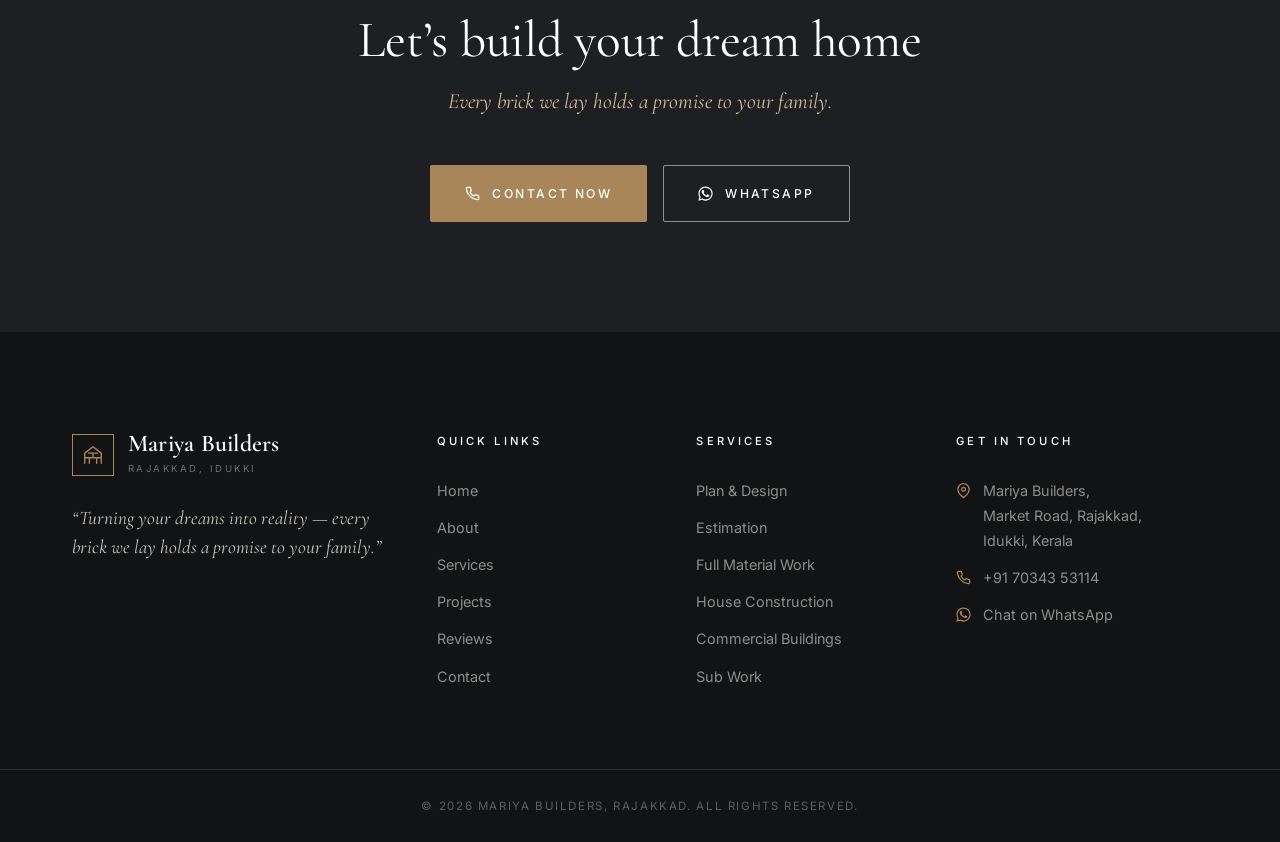
<file: services.html>
<!DOCTYPE html>
<html lang="en">
<head>
  <meta charset="UTF-8">
  <meta name="viewport" content="width=device-width, initial-scale=1.0">
  <title>Our Services | Mariya Builders, Rajakkad</title>
  <meta name="description" content="Plan, estimate, full material work, house construction, commercial buildings, sub work and more — Mariya Builders, Rajakkad, Idukki.">
  <meta name="theme-color" content="#121315">
  <link rel="icon" href="data:image/svg+xml,%3Csvg xmlns='http://www.w3.org/2000/svg' viewBox='0 0 64 64'%3E%3Crect width='64' height='64' rx='14' fill='%23121315'/%3E%3Cpath d='M12 30 32 14l20 16v22H12z' fill='none' stroke='%23d4bc96' stroke-width='4' stroke-linejoin='round'/%3E%3C/svg%3E">
  <link rel="preconnect" href="https://fonts.googleapis.com">
  <link rel="preconnect" href="https://fonts.gstatic.com" crossorigin>
  <link href="https://fonts.googleapis.com/css2?family=Cormorant+Garamond:ital,wght@0,400;0,500;0,600;1,400;1,500&family=Inter:wght@300;400;500&display=swap" rel="stylesheet">
  <link rel="stylesheet" href="css/style.css">
  <link rel="canonical" href="https://mariyabuilders.vercel.app/services.html">
  <meta property="og:type" content="website">
  <meta property="og:site_name" content="Mariya Builders">
  <meta property="og:title" content="Our Services | Mariya Builders, Rajakkad">
  <meta property="og:description" content="Plan, estimate, full material work, house construction, commercial buildings, sub work and more — Mariya Builders, Rajakkad, Idukki.">
  <meta property="og:url" content="https://mariyabuilders.vercel.app/services.html">
  <meta property="og:image" content="https://mariyabuilders.vercel.app/images/kerala-traditional.jpg">
  <meta property="og:locale" content="en_IN">
  <meta name="twitter:card" content="summary_large_image">
</head>
<body>
  <a class="skip" href="#main">Skip to content</a>
  <header class="site-header">
    <div class="container">
      <a href="index.html" class="brand" aria-label="Mariya Builders home">
        <span class="brand-mark"><svg viewBox="0 0 24 24" fill="none" stroke="currentColor" stroke-width="2" stroke-linecap="round" stroke-linejoin="round"><path d="M3 21V10l9-7 9 7v11"/><path d="M3 15h18M8 15v6M16 15v6M12 10v5"/><path d="M7 10h10"/></svg></span>
        <span class="brand-text"><strong>Mariya Builders</strong><small>Turning your dreams into reality</small></span>
      </a>
      <button class="nav-toggle" aria-label="Open menu" aria-expanded="false"><span></span><span></span><span></span></button>
      <nav class="nav" aria-label="Main">
        <a href="index.html">Home</a>
        <a href="about.html">About</a>
        <a href="services.html" class="active" aria-current="page">Services</a>
        <a href="projects.html">Projects</a>
        <a href="reviews.html">Reviews</a>
        <a href="contact.html">Contact</a>
        <a href="tel:+917034353114" class="btn btn--primary"><svg viewBox="0 0 24 24" fill="none" stroke="currentColor" stroke-width="2" stroke-linecap="round" stroke-linejoin="round"><path d="M22 16.92v3a2 2 0 0 1-2.18 2 19.8 19.8 0 0 1-8.63-3.07 19.5 19.5 0 0 1-6-6A19.8 19.8 0 0 1 2.12 4.18 2 2 0 0 1 4.11 2h3a2 2 0 0 1 2 1.72c.13.96.36 1.9.7 2.81a2 2 0 0 1-.45 2.11L8.09 9.91a16 16 0 0 0 6 6l1.27-1.27a2 2 0 0 1 2.11-.45c.91.34 1.85.57 2.81.7A2 2 0 0 1 22 16.92z"/></svg> Contact Now</a>
      </nav>
    </div>
  </header>

  <main id="main">
  <section class="page-banner" style="background-image:url('images/night-lit-home.jpg')">
    <div class="container">
      <div class="crumbs"><a href="index.html">Home</a> / Services</div>
      <h1>Our Services</h1>
      <p>Plan, estimate, full material work, houses, buildings and sub work — all under one roof.</p>
    </div>
  </section>

  <section class="section">
    <div class="container">
      <div class="service-row" id="plan">
        <div class="service-row-img reveal"><img src="images/kerala-traditional.jpg" alt="Plan &amp; Design" loading="lazy"></div>
        <div class="reveal">
          <div class="num">01</div>
          <h2>Plan &amp; Design</h2>
          <p>Thoughtful floor plans and elevations shaped around your family, your plot and your budget.</p>
          <ul><li>2D floor plans</li><li>3D elevation views</li><li>Vastu-friendly layouts</li><li>Permit drawings</li><li>Plot &amp; site study</li><li>Design revisions</li></ul>
          <a href="tel:+917034353114" class="link-arrow">Enquire about this <svg viewBox="0 0 24 24" width="16" height="16" fill="none" stroke="currentColor" stroke-width="2.2" stroke-linecap="round" stroke-linejoin="round"><path d="M5 12h14M13 6l6 6-6 6"/></svg></a>
        </div>
      </div>
      <div class="service-row" id="estimate">
        <div class="service-row-img reveal"><img src="images/tiled-roof-home.jpg" alt="Estimation" loading="lazy"></div>
        <div class="reveal">
          <div class="num">02</div>
          <h2>Estimation</h2>
          <p>Clear, itemised cost estimates so you know exactly what your project needs before work begins.</p>
          <ul><li>Detailed BOQ</li><li>Material quantity take-off</li><li>Labour cost breakdown</li><li>Stage-wise budgeting</li><li>Transparent pricing</li><li>Budget options</li></ul>
          <a href="tel:+917034353114" class="link-arrow">Enquire about this <svg viewBox="0 0 24 24" width="16" height="16" fill="none" stroke="currentColor" stroke-width="2.2" stroke-linecap="round" stroke-linejoin="round"><path d="M5 12h14M13 6l6 6-6 6"/></svg></a>
        </div>
      </div>
      <div class="service-row" id="material">
        <div class="service-row-img reveal"><img src="images/night-lit-home.jpg" alt="Full Material Work" loading="lazy"></div>
        <div class="reveal">
          <div class="num">03</div>
          <h2>Full Material Work</h2>
          <p>Complete turnkey construction — we supply quality materials and labour and hand over the keys.</p>
          <ul><li>Foundation to finishing</li><li>Quality-checked materials</li><li>Skilled workforce</li><li>Site supervision</li><li>Single point of contact</li><li>Key handover</li></ul>
          <a href="tel:+917034353114" class="link-arrow">Enquire about this <svg viewBox="0 0 24 24" width="16" height="16" fill="none" stroke="currentColor" stroke-width="2.2" stroke-linecap="round" stroke-linejoin="round"><path d="M5 12h14M13 6l6 6-6 6"/></svg></a>
        </div>
      </div>
      <div class="service-row" id="house">
        <div class="service-row-img reveal"><img src="images/gabled-residence.jpg" alt="House Construction" loading="lazy"></div>
        <div class="reveal">
          <div class="num">04</div>
          <h2>House Construction</h2>
          <p>Homes of every style — traditional Kerala, contemporary or a blend — built to last for generations.</p>
          <ul><li>Single &amp; double storey</li><li>Traditional Kerala homes</li><li>Contemporary villas</li><li>Hillside construction</li><li>Roofing &amp; tiling</li><li>Landscaping &amp; paving</li></ul>
          <a href="tel:+917034353114" class="link-arrow">Enquire about this <svg viewBox="0 0 24 24" width="16" height="16" fill="none" stroke="currentColor" stroke-width="2.2" stroke-linecap="round" stroke-linejoin="round"><path d="M5 12h14M13 6l6 6-6 6"/></svg></a>
        </div>
      </div>
      <div class="service-row" id="buildings">
        <div class="service-row-img reveal"><img src="images/hillside-villa.jpg" alt="Commercial Buildings" loading="lazy"></div>
        <div class="reveal">
          <div class="num">05</div>
          <h2>Commercial Buildings</h2>
          <p>Shops, offices and multi-storey buildings delivered with strong structures and timely completion.</p>
          <ul><li>Shops &amp; complexes</li><li>Office buildings</li><li>Rental units</li><li>Multi-storey structures</li><li>RCC framework</li><li>Site management</li></ul>
          <a href="tel:+917034353114" class="link-arrow">Enquire about this <svg viewBox="0 0 24 24" width="16" height="16" fill="none" stroke="currentColor" stroke-width="2.2" stroke-linecap="round" stroke-linejoin="round"><path d="M5 12h14M13 6l6 6-6 6"/></svg></a>
        </div>
      </div>
      <div class="service-row" id="sub">
        <div class="service-row-img reveal"><img src="images/tiled-roof-home.jpg" alt="Sub Work" loading="lazy"></div>
        <div class="reveal">
          <div class="num">06</div>
          <h2>Sub Work</h2>
          <p>Need only part of the job done? Our teams take up individual works and labour contracts.</p>
          <ul><li>Masonry &amp; plastering</li><li>Concrete &amp; RCC work</li><li>Flooring &amp; tiling</li><li>Stone cladding</li><li>Painting</li><li>Compound walls</li></ul>
          <a href="tel:+917034353114" class="link-arrow">Enquire about this <svg viewBox="0 0 24 24" width="16" height="16" fill="none" stroke="currentColor" stroke-width="2.2" stroke-linecap="round" stroke-linejoin="round"><path d="M5 12h14M13 6l6 6-6 6"/></svg></a>
        </div>
      </div>
      <div class="service-row" id="renovation">
        <div class="service-row-img reveal"><img src="images/night-lit-home.jpg" alt="Renovation &amp; Extension" loading="lazy"></div>
        <div class="reveal">
          <div class="num">07</div>
          <h2>Renovation &amp; Extension</h2>
          <p>Give your existing home a new life — add rooms, a new floor or a fresh exterior look.</p>
          <ul><li>Room additions</li><li>Floor extensions</li><li>Exterior makeovers</li><li>Roof replacement</li><li>Repair works</li><li>Structural strengthening</li></ul>
          <a href="tel:+917034353114" class="link-arrow">Enquire about this <svg viewBox="0 0 24 24" width="16" height="16" fill="none" stroke="currentColor" stroke-width="2.2" stroke-linecap="round" stroke-linejoin="round"><path d="M5 12h14M13 6l6 6-6 6"/></svg></a>
        </div>
      </div>
      <div class="service-row" id="interior">
        <div class="service-row-img reveal"><img src="images/kerala-traditional.jpg" alt="Interior &amp; Finishing" loading="lazy"></div>
        <div class="reveal">
          <div class="num">08</div>
          <h2>Interior &amp; Finishing</h2>
          <p>The finishing touches that turn a structure into a warm, beautiful home.</p>
          <ul><li>Woodwork &amp; doors</li><li>Kitchen work</li><li>False ceiling</li><li>Wall finishes</li><li>Lighting points</li><li>Elevation cladding</li></ul>
          <a href="tel:+917034353114" class="link-arrow">Enquire about this <svg viewBox="0 0 24 24" width="16" height="16" fill="none" stroke="currentColor" stroke-width="2.2" stroke-linecap="round" stroke-linejoin="round"><path d="M5 12h14M13 6l6 6-6 6"/></svg></a>
        </div>
      </div>
    </div>
  </section>

  <section class="section section--cream">
    <div class="container faq-wrap">
      <div class="reveal">
        <span class="eyebrow">FAQ</span>
        <h2>Questions families often ask</h2>
        <p style="color:var(--muted)">Can’t find your answer? Call us — we’re happy to help.</p>
        <a href="tel:+917034353114" class="btn btn--primary"><svg viewBox="0 0 24 24" fill="none" stroke="currentColor" stroke-width="2" stroke-linecap="round" stroke-linejoin="round"><path d="M22 16.92v3a2 2 0 0 1-2.18 2 19.8 19.8 0 0 1-8.63-3.07 19.5 19.5 0 0 1-6-6A19.8 19.8 0 0 1 2.12 4.18 2 2 0 0 1 4.11 2h3a2 2 0 0 1 2 1.72c.13.96.36 1.9.7 2.81a2 2 0 0 1-.45 2.11L8.09 9.91a16 16 0 0 0 6 6l1.27-1.27a2 2 0 0 1 2.11-.45c.91.34 1.85.57 2.81.7A2 2 0 0 1 22 16.92z"/></svg> Contact Now</a>
      </div>
      <div class="faq">
        <details class="faq-item reveal" open>
          <summary>Can I get only a plan or an estimate, without construction?</summary>
          <p>Yes. Plan &amp; design and estimation are offered as separate services, so you can take the drawings or the itemised estimate and decide on construction later.</p>
        </details>
        <details class="faq-item reveal">
          <summary>What is included in full material work?</summary>
          <p>We take care of the whole project — materials, labour, supervision and finishing — from the foundation to handing over the keys, with one point of contact throughout.</p>
        </details>
        <details class="faq-item reveal">
          <summary>Do you take up only sub work or labour contracts?</summary>
          <p>Yes. If you already have materials or another contractor, our teams can take up individual works such as masonry, plastering, concrete, tiling, stone cladding, painting or compound walls.</p>
        </details>
        <details class="faq-item reveal">
          <summary>Do you build on hillside or sloping plots?</summary>
          <p>Yes. Much of Idukki is hilly, and we plan foundations, retaining walls, drainage and access to suit sloping land.</p>
        </details>
        <details class="faq-item reveal">
          <summary>Which areas do you work in?</summary>
          <p>We are based on Market Road, Rajakkad, and take up projects in and around Rajakkad and across Idukki district.</p>
        </details>
        <details class="faq-item reveal">
          <summary>How do I get started?</summary>
          <p>Just call us on <a href='tel:+917034353114'>+91 70343 53114</a> or send a WhatsApp message. We’ll talk about your plot, needs and budget and arrange a site visit.</p>
        </details>
      </div>
    </div>
  </section>

  <section class="cta-band">
    <div class="container">
      <div>
        <h2>Let’s build your dream home</h2>
        <p>Every brick we lay holds a promise to your family.</p>
      </div>
      <div class="cta-actions">
        <a href="tel:+917034353114" class="btn btn--light"><svg viewBox="0 0 24 24" fill="none" stroke="currentColor" stroke-width="2" stroke-linecap="round" stroke-linejoin="round"><path d="M22 16.92v3a2 2 0 0 1-2.18 2 19.8 19.8 0 0 1-8.63-3.07 19.5 19.5 0 0 1-6-6A19.8 19.8 0 0 1 2.12 4.18 2 2 0 0 1 4.11 2h3a2 2 0 0 1 2 1.72c.13.96.36 1.9.7 2.81a2 2 0 0 1-.45 2.11L8.09 9.91a16 16 0 0 0 6 6l1.27-1.27a2 2 0 0 1 2.11-.45c.91.34 1.85.57 2.81.7A2 2 0 0 1 22 16.92z"/></svg> Contact Now</a>
        <a href="https://wa.me/917034353114?text=Hello%20Mariya%20Builders%2C%20I%20would%20like%20to%20discuss%20a%20construction%20project." target="_blank" rel="noopener" class="btn btn--ghost"><svg viewBox="0 0 24 24" fill="currentColor"><path d="M17.47 14.38c-.3-.15-1.76-.87-2.03-.97-.27-.1-.47-.15-.67.15-.2.3-.77.97-.94 1.17-.17.2-.35.22-.65.07-.3-.15-1.26-.46-2.4-1.48-.89-.79-1.49-1.77-1.66-2.07-.17-.3-.02-.46.13-.61.13-.13.3-.35.45-.52.15-.17.2-.3.3-.5.1-.2.05-.37-.02-.52-.08-.15-.67-1.62-.92-2.22-.24-.58-.49-.5-.67-.51h-.57c-.2 0-.52.07-.8.37-.27.3-1.04 1.02-1.04 2.48s1.07 2.88 1.21 3.08c.15.2 2.1 3.2 5.08 4.49.71.31 1.26.49 1.7.63.71.22 1.36.19 1.87.12.57-.09 1.76-.72 2.01-1.41.25-.7.25-1.29.17-1.41-.07-.13-.27-.2-.57-.35zM12.04 21.5h-.01a9.4 9.4 0 0 1-4.8-1.32l-.34-.2-3.56.94.95-3.48-.22-.36a9.43 9.43 0 0 1-1.45-5.03c0-5.2 4.24-9.44 9.45-9.44a9.4 9.4 0 0 1 9.44 9.45c0 5.21-4.24 9.44-9.46 9.44zm8.04-17.48A11.3 11.3 0 0 0 12.04.7C5.77.7.67 5.8.67 12.06c0 2 .52 3.96 1.52 5.68L.57 23.7l6.1-1.6a11.3 11.3 0 0 0 5.37 1.37h.01c6.26 0 11.36-5.1 11.37-11.36 0-3.04-1.18-5.89-3.34-8.04z"/></svg> WhatsApp</a>
      </div>
    </div>
  </section>

  </main>
  <footer class="site-footer">
    <div class="container">
      <div class="footer-grid">
        <div>
          <a href="index.html" class="brand">
            <span class="brand-mark"><svg viewBox="0 0 24 24" fill="none" stroke="currentColor" stroke-width="2" stroke-linecap="round" stroke-linejoin="round"><path d="M3 21V10l9-7 9 7v11"/><path d="M3 15h18M8 15v6M16 15v6M12 10v5"/><path d="M7 10h10"/></svg></span>
            <span class="brand-text"><strong>Mariya Builders</strong><small>Rajakkad, Idukki</small></span>
          </a>
          <p class="footer-tag">“Turning your dreams into reality — every brick we lay holds a promise to your family.”</p>
        </div>
        <div>
          <h4>Quick Links</h4>
          <ul>
            <li><a href="index.html">Home</a></li><li><a href="about.html">About</a></li><li><a href="services.html">Services</a></li><li><a href="projects.html">Projects</a></li><li><a href="reviews.html">Reviews</a></li><li><a href="contact.html">Contact</a></li>
          </ul>
        </div>
        <div>
          <h4>Services</h4>
          <ul>
            <li><a href="services.html#plan">Plan &amp; Design</a></li>
            <li><a href="services.html#estimate">Estimation</a></li>
            <li><a href="services.html#material">Full Material Work</a></li>
            <li><a href="services.html#house">House Construction</a></li>
            <li><a href="services.html#buildings">Commercial Buildings</a></li>
            <li><a href="services.html#sub">Sub Work</a></li>
          </ul>
        </div>
        <div>
          <h4>Get in Touch</h4>
          <ul class="footer-contact">
            <li><svg viewBox="0 0 24 24" fill="none" stroke="currentColor" stroke-width="2" stroke-linecap="round" stroke-linejoin="round"><path d="M21 10c0 7-9 13-9 13S3 17 3 10a9 9 0 0 1 18 0z"/><circle cx="12" cy="10" r="3"/></svg><span>Mariya Builders,<br>Market Road, Rajakkad,<br>Idukki, Kerala</span></li>
            <li><svg viewBox="0 0 24 24" fill="none" stroke="currentColor" stroke-width="2" stroke-linecap="round" stroke-linejoin="round"><path d="M22 16.92v3a2 2 0 0 1-2.18 2 19.8 19.8 0 0 1-8.63-3.07 19.5 19.5 0 0 1-6-6A19.8 19.8 0 0 1 2.12 4.18 2 2 0 0 1 4.11 2h3a2 2 0 0 1 2 1.72c.13.96.36 1.9.7 2.81a2 2 0 0 1-.45 2.11L8.09 9.91a16 16 0 0 0 6 6l1.27-1.27a2 2 0 0 1 2.11-.45c.91.34 1.85.57 2.81.7A2 2 0 0 1 22 16.92z"/></svg><a href="tel:+917034353114">+91 70343 53114</a></li>
            <li><svg viewBox="0 0 24 24" fill="currentColor"><path d="M17.47 14.38c-.3-.15-1.76-.87-2.03-.97-.27-.1-.47-.15-.67.15-.2.3-.77.97-.94 1.17-.17.2-.35.22-.65.07-.3-.15-1.26-.46-2.4-1.48-.89-.79-1.49-1.77-1.66-2.07-.17-.3-.02-.46.13-.61.13-.13.3-.35.45-.52.15-.17.2-.3.3-.5.1-.2.05-.37-.02-.52-.08-.15-.67-1.62-.92-2.22-.24-.58-.49-.5-.67-.51h-.57c-.2 0-.52.07-.8.37-.27.3-1.04 1.02-1.04 2.48s1.07 2.88 1.21 3.08c.15.2 2.1 3.2 5.08 4.49.71.31 1.26.49 1.7.63.71.22 1.36.19 1.87.12.57-.09 1.76-.72 2.01-1.41.25-.7.25-1.29.17-1.41-.07-.13-.27-.2-.57-.35zM12.04 21.5h-.01a9.4 9.4 0 0 1-4.8-1.32l-.34-.2-3.56.94.95-3.48-.22-.36a9.43 9.43 0 0 1-1.45-5.03c0-5.2 4.24-9.44 9.45-9.44a9.4 9.4 0 0 1 9.44 9.45c0 5.21-4.24 9.44-9.46 9.44zm8.04-17.48A11.3 11.3 0 0 0 12.04.7C5.77.7.67 5.8.67 12.06c0 2 .52 3.96 1.52 5.68L.57 23.7l6.1-1.6a11.3 11.3 0 0 0 5.37 1.37h.01c6.26 0 11.36-5.1 11.37-11.36 0-3.04-1.18-5.89-3.34-8.04z"/></svg><a href="https://wa.me/917034353114?text=Hello%20Mariya%20Builders%2C%20I%20would%20like%20to%20discuss%20a%20construction%20project." target="_blank" rel="noopener">Chat on WhatsApp</a></li>
          </ul>
        </div>
      </div>
    </div>
    <div class="footer-bottom">
      <div class="container">© <span id="year">2026</span> Mariya Builders, Rajakkad. All rights reserved.</div>
    </div>
  </footer>

  <div class="call-dialog" id="call-dialog" role="dialog" aria-modal="true" aria-labelledby="call-title" hidden>
    <div class="call-box">
      <button class="call-close" type="button" aria-label="Close">&times;</button>
      <span class="eyebrow">Call Mariya Builders</span>
      <a href="tel:+917034353114" class="call-number" id="call-title" data-direct>+91 70343 53114</a>
      <div class="call-qr">
        <img src="images/call-qr.svg" alt="QR code that dials +91 70343 53114" width="150" height="150">
        <p>Scan with your phone camera to call instantly.</p>
      </div>
      <div class="call-actions">
        <button type="button" class="btn btn--outline" data-copy="+91 70343 53114">Copy Number</button>
        <a href="tel:+917034353114" class="btn btn--primary" data-direct><svg viewBox="0 0 24 24" fill="none" stroke="currentColor" stroke-width="2" stroke-linecap="round" stroke-linejoin="round"><path d="M22 16.92v3a2 2 0 0 1-2.18 2 19.8 19.8 0 0 1-8.63-3.07 19.5 19.5 0 0 1-6-6A19.8 19.8 0 0 1 2.12 4.18 2 2 0 0 1 4.11 2h3a2 2 0 0 1 2 1.72c.13.96.36 1.9.7 2.81a2 2 0 0 1-.45 2.11L8.09 9.91a16 16 0 0 0 6 6l1.27-1.27a2 2 0 0 1 2.11-.45c.91.34 1.85.57 2.81.7A2 2 0 0 1 22 16.92z"/></svg> Call from this device</a>
      </div>
      <a href="https://wa.me/917034353114?text=Hello%20Mariya%20Builders%2C%20I%20would%20like%20to%20discuss%20a%20construction%20project." target="_blank" rel="noopener" class="call-wa"><svg viewBox="0 0 24 24" fill="currentColor"><path d="M17.47 14.38c-.3-.15-1.76-.87-2.03-.97-.27-.1-.47-.15-.67.15-.2.3-.77.97-.94 1.17-.17.2-.35.22-.65.07-.3-.15-1.26-.46-2.4-1.48-.89-.79-1.49-1.77-1.66-2.07-.17-.3-.02-.46.13-.61.13-.13.3-.35.45-.52.15-.17.2-.3.3-.5.1-.2.05-.37-.02-.52-.08-.15-.67-1.62-.92-2.22-.24-.58-.49-.5-.67-.51h-.57c-.2 0-.52.07-.8.37-.27.3-1.04 1.02-1.04 2.48s1.07 2.88 1.21 3.08c.15.2 2.1 3.2 5.08 4.49.71.31 1.26.49 1.7.63.71.22 1.36.19 1.87.12.57-.09 1.76-.72 2.01-1.41.25-.7.25-1.29.17-1.41-.07-.13-.27-.2-.57-.35zM12.04 21.5h-.01a9.4 9.4 0 0 1-4.8-1.32l-.34-.2-3.56.94.95-3.48-.22-.36a9.43 9.43 0 0 1-1.45-5.03c0-5.2 4.24-9.44 9.45-9.44a9.4 9.4 0 0 1 9.44 9.45c0 5.21-4.24 9.44-9.46 9.44zm8.04-17.48A11.3 11.3 0 0 0 12.04.7C5.77.7.67 5.8.67 12.06c0 2 .52 3.96 1.52 5.68L.57 23.7l6.1-1.6a11.3 11.3 0 0 0 5.37 1.37h.01c6.26 0 11.36-5.1 11.37-11.36 0-3.04-1.18-5.89-3.34-8.04z"/></svg> Or message us on WhatsApp</a>
    </div>
  </div>

  <nav class="mobile-bar" aria-label="Quick contact">
    <a href="tel:+917034353114" class="mb-call"><svg viewBox="0 0 24 24" fill="none" stroke="currentColor" stroke-width="2" stroke-linecap="round" stroke-linejoin="round"><path d="M22 16.92v3a2 2 0 0 1-2.18 2 19.8 19.8 0 0 1-8.63-3.07 19.5 19.5 0 0 1-6-6A19.8 19.8 0 0 1 2.12 4.18 2 2 0 0 1 4.11 2h3a2 2 0 0 1 2 1.72c.13.96.36 1.9.7 2.81a2 2 0 0 1-.45 2.11L8.09 9.91a16 16 0 0 0 6 6l1.27-1.27a2 2 0 0 1 2.11-.45c.91.34 1.85.57 2.81.7A2 2 0 0 1 22 16.92z"/></svg> Call Now</a>
    <a href="https://wa.me/917034353114?text=Hello%20Mariya%20Builders%2C%20I%20would%20like%20to%20discuss%20a%20construction%20project." target="_blank" rel="noopener" class="mb-wa"><svg viewBox="0 0 24 24" fill="currentColor"><path d="M17.47 14.38c-.3-.15-1.76-.87-2.03-.97-.27-.1-.47-.15-.67.15-.2.3-.77.97-.94 1.17-.17.2-.35.22-.65.07-.3-.15-1.26-.46-2.4-1.48-.89-.79-1.49-1.77-1.66-2.07-.17-.3-.02-.46.13-.61.13-.13.3-.35.45-.52.15-.17.2-.3.3-.5.1-.2.05-.37-.02-.52-.08-.15-.67-1.62-.92-2.22-.24-.58-.49-.5-.67-.51h-.57c-.2 0-.52.07-.8.37-.27.3-1.04 1.02-1.04 2.48s1.07 2.88 1.21 3.08c.15.2 2.1 3.2 5.08 4.49.71.31 1.26.49 1.7.63.71.22 1.36.19 1.87.12.57-.09 1.76-.72 2.01-1.41.25-.7.25-1.29.17-1.41-.07-.13-.27-.2-.57-.35zM12.04 21.5h-.01a9.4 9.4 0 0 1-4.8-1.32l-.34-.2-3.56.94.95-3.48-.22-.36a9.43 9.43 0 0 1-1.45-5.03c0-5.2 4.24-9.44 9.45-9.44a9.4 9.4 0 0 1 9.44 9.45c0 5.21-4.24 9.44-9.46 9.44zm8.04-17.48A11.3 11.3 0 0 0 12.04.7C5.77.7.67 5.8.67 12.06c0 2 .52 3.96 1.52 5.68L.57 23.7l6.1-1.6a11.3 11.3 0 0 0 5.37 1.37h.01c6.26 0 11.36-5.1 11.37-11.36 0-3.04-1.18-5.89-3.34-8.04z"/></svg> WhatsApp</a>
  </nav>

  <script src="js/projects.js"></script>
  <script src="js/reviews.js"></script>
  <script src="js/main.js"></script>
</body>
</html>
</file>
<file: css/style.css>
/* ==========================================================
   Mariya Builders — shared stylesheet
   Premium, quiet, generous whitespace.
   ========================================================== */
:root {
  --ink: #16181b;
  --ink-soft: #3d4046;
  --muted: #7a7d83;
  --charcoal: #1d1f22;
  --charcoal-deep: #121315;
  --accent: #a8865a;        /* bronze */
  --accent-dark: #8a6c44;
  --accent-light: #d4bc96;
  --ivory: #f7f4ef;
  --paper: #ffffff;
  --line: #e7e2da;
  --line-dark: rgba(255,255,255,.12);
  --radius: 2px;
  --max: 1200px;
  --ease: cubic-bezier(.2,.7,.2,1);
  --font-head: "Cormorant Garamond", "Playfair Display", Georgia, serif;
  --font-body: "Inter", system-ui, -apple-system, "Segoe UI", Roboto, sans-serif;
}

*, *::before, *::after { box-sizing: border-box; }
html { scroll-behavior: smooth; overflow-x: clip; }
body {
  margin: 0;
  font-family: var(--font-body);
  font-size: 16px;
  font-weight: 400;
  color: var(--ink-soft);
  background: var(--paper);
  line-height: 1.75;
  -webkit-font-smoothing: antialiased;
}
img { max-width: 100%; display: block; }
a { color: inherit; text-decoration: none; }
h1, h2, h3, .contact-card a.big, .rating-score .big {
  font-variant-numeric: lining-nums;
}
h1, h2, h3 {
  font-family: var(--font-head);
  font-weight: 400;
  line-height: 1.12;
  letter-spacing: -.005em;
  margin: 0 0 .5em;
  color: var(--ink);
}
h1 { font-size: clamp(2.8rem, 6.5vw, 5.2rem); }
h2 { font-size: clamp(2.1rem, 4vw, 3.2rem); }
h3 { font-size: 1.55rem; }
p { margin: 0 0 1.1em; }
::selection { background: var(--accent-light); color: var(--ink); }

.container { width: 100%; max-width: var(--max); margin: 0 auto; padding: 0 32px; }
.section { padding: 130px 0; }
.section--cream { background: var(--ivory); }
.section--dark { background: var(--charcoal-deep); color: #a9a7a3; }
.section--dark h2, .section--dark h3 { color: #fff; }

.eyebrow {
  display: inline-flex; align-items: center; gap: 14px;
  font-size: .72rem;
  font-weight: 500;
  letter-spacing: .28em;
  text-transform: uppercase;
  color: var(--accent);
  margin-bottom: 18px;
}
.section-head { max-width: 600px; margin: 0 auto 64px; text-align: center; }
.section-head p:empty { display: none; }
.section-head p { color: var(--muted); }
.section--dark .section-head p { color: #8f8d89; }

/* ---------- Buttons ---------- */
.btn {
  display: inline-flex; align-items: center; justify-content: center; gap: 12px;
  padding: 17px 34px;
  border-radius: var(--radius);
  font-size: .76rem; font-weight: 500;
  letter-spacing: .2em; text-transform: uppercase;
  border: 1px solid transparent;
  cursor: pointer;
  transition: background .35s var(--ease), color .35s var(--ease), border-color .35s var(--ease);
}
.btn svg { width: 15px; height: 15px; flex: none; }
.btn--primary { background: var(--ink); color: #fff; }
.btn--primary:hover { background: var(--accent); }
.btn--ghost { border-color: rgba(255,255,255,.5); color: #fff; }
.btn--ghost:hover { background: #fff; color: var(--ink); border-color: #fff; }
.btn--outline { border-color: var(--ink); color: var(--ink); }
.btn--outline:hover { background: var(--ink); color: #fff; }
.btn--whatsapp { background: transparent; border-color: var(--ink); color: var(--ink); }
.btn--whatsapp:hover { background: var(--ink); color: #fff; }

.link-arrow {
  display: inline-flex; align-items: center; gap: 10px;
  font-size: .74rem; font-weight: 500; letter-spacing: .2em; text-transform: uppercase;
  color: var(--ink); padding-bottom: 6px; border-bottom: 1px solid var(--accent);
  transition: gap .3s var(--ease), color .3s;
}
.link-arrow:hover { gap: 16px; color: var(--accent); }
/* ---------- Header ---------- */

.site-header {
  position: sticky; top: 0; z-index: 50;
  background: rgba(255,255,255,.97);
  backdrop-filter: blur(10px);
  border-bottom: 1px solid var(--line);
}
.site-header .container { display: flex; align-items: center; justify-content: space-between; height: 84px; }
.brand { display: flex; align-items: center; gap: 14px; }
.brand-mark {
  width: 42px; height: 42px;
  border: 1px solid var(--accent); color: var(--accent);
  display: grid; place-items: center;
}
.brand-mark svg { width: 22px; height: 22px; stroke-width: 1.5; }
.brand-text strong { display: block; font-family: var(--font-head); font-weight: 600; font-size: 1.5rem; line-height: 1; color: var(--ink); letter-spacing: .01em; }
.brand-text small { display: block; font-size: .6rem; letter-spacing: .26em; color: var(--muted); text-transform: uppercase; margin-top: 5px; }

.nav { display: flex; align-items: center; gap: 38px; }
.nav a {
  font-size: .74rem; font-weight: 500; letter-spacing: .18em; text-transform: uppercase;
  color: var(--ink-soft); position: relative; padding: 6px 0;
  transition: color .3s;
}
.nav a::after {
  content: ""; position: absolute; left: 50%; bottom: -2px; height: 1px; width: 0;
  background: var(--accent); transition: width .35s var(--ease), left .35s var(--ease);
}
.nav a:hover, .nav a.active { color: var(--ink); }
.nav a:hover::after, .nav a.active::after { width: 100%; left: 0; }
.nav .btn { padding: 13px 22px; color: #fff; }
.nav .btn::after { display: none; }

.nav-toggle {
  display: none; background: none; border: 0; cursor: pointer;
  width: 44px; height: 44px; padding: 12px 10px;
}
.nav-toggle span { display: block; height: 1px; background: var(--ink); margin: 6px 0; transition: transform .3s, opacity .3s; }
.nav-open .nav-toggle span:nth-child(1) { transform: translateY(7px) rotate(45deg); }
.nav-open .nav-toggle span:nth-child(2) { opacity: 0; }
.nav-open .nav-toggle span:nth-child(3) { transform: translateY(-7px) rotate(-45deg); }

/* ---------- Hero ---------- */
.hero {
  position: relative;
  min-height: calc(100vh - 120px);
  display: flex; align-items: flex-end;
  color: #fff;
  background: var(--charcoal-deep) url("../images/kerala-traditional.jpg") center/cover no-repeat;
}
.hero::before {
  content: ""; position: absolute; inset: 0;
  background:
    linear-gradient(90deg, rgba(10,11,12,.72) 0%, rgba(10,11,12,.45) 50%, rgba(10,11,12,.1) 100%),
    linear-gradient(180deg, rgba(10,11,12,.2) 0%, rgba(10,11,12,0) 40%, rgba(10,11,12,.55) 100%);
}
.hero .container { position: relative; padding-top: 120px; padding-bottom: 110px; }
.hero h1 { color: #fff; max-width: 900px; font-weight: 400; }
.hero h1 em { font-style: italic; color: var(--accent-light); }
.hero .promise {
  font-family: var(--font-head); font-style: italic;
  font-size: clamp(1.25rem, 2.2vw, 1.6rem);
  color: rgba(255,255,255,.82); max-width: 620px;
  margin: 12px 0 46px;
}
.hero .eyebrow { color: var(--accent-light); text-shadow: 0 1px 12px rgba(0,0,0,.5); }
.hero-actions { display: flex; gap: 16px; flex-wrap: wrap; }
.hero .btn--primary { background: #fff; color: var(--ink); }
.hero .btn--primary:hover { background: var(--accent); color: #fff; }

/* Inner page banner */
.page-banner {
  position: relative; color: #fff; text-align: center;
  padding: 170px 0 120px;
  background: var(--charcoal-deep) center/cover no-repeat;
}
.page-banner::before { content: ""; position: absolute; inset: 0; background: rgba(10,11,12,.62); }
.page-banner .container { position: relative; }
.page-banner h1 { color: #fff; font-size: clamp(2.6rem, 5.5vw, 4.2rem); }
.page-banner p { color: rgba(255,255,255,.75); max-width: 560px; margin: 0 auto; font-family: var(--font-head); font-style: italic; font-size: 1.3rem; }
.crumbs { font-size: .7rem; letter-spacing: .28em; text-transform: uppercase; color: var(--accent-light); margin-bottom: 20px; }
.crumbs a:hover { color: #fff; }

/* ---------- Grid helpers ---------- */
.grid { display: grid; gap: 32px; }
.grid-2 { grid-template-columns: repeat(2, 1fr); }
.grid-3 { grid-template-columns: repeat(3, 1fr); }
.grid-4 { grid-template-columns: repeat(4, 1fr); }

/* ---------- Split (image + text) ---------- */
.split { display: grid; grid-template-columns: 1.05fr 1fr; gap: 100px; align-items: center; }
.split-img { position: relative; }
.split-img::before {
  content: ""; position: absolute; inset: 28px -28px -28px 28px;
  border: 1px solid var(--accent); z-index: 0;
}
.split-img img { position: relative; z-index: 1; aspect-ratio: 4/3.2; object-fit: cover; width: 100%; }
.checklist { list-style: none; padding: 0; margin: 30px 0 44px; display: grid; gap: 0; border-top: 1px solid var(--line); }
.checklist li { display: flex; gap: 16px; align-items: baseline; padding: 16px 0; border-bottom: 1px solid var(--line); }
.checklist svg { width: 16px; height: 16px; color: var(--accent); flex: none; position: relative; top: 2px; }

/* ---------- Service cards ---------- */
.service-grid { display: grid; grid-template-columns: repeat(3, 1fr); border-top: 1px solid var(--line); border-left: 1px solid var(--line); }
.service-grid.cols-4 { grid-template-columns: repeat(4, 1fr); }
.service-card {
  background: transparent;
  border-right: 1px solid var(--line);
  border-bottom: 1px solid var(--line);
  padding: 48px 40px 44px;
  transition: background .4s var(--ease);
  display: flex; flex-direction: column;
}
.service-card:hover { background: var(--paper); }
.service-card .idx { font-family: var(--font-head); font-size: 1rem; color: var(--accent); letter-spacing: .1em; margin-bottom: 28px; }
.service-card h3 { margin-bottom: 14px; }
.service-card p { color: var(--muted); font-size: .94rem; margin-bottom: 26px; }
.service-card .more { margin-top: auto; align-self: flex-start; }
.service-icon {
  width: 52px; height: 52px; color: var(--accent);
  border: 1px solid var(--line);
  display: grid; place-items: center; margin-bottom: 24px;
}
.service-icon svg { width: 22px; height: 22px; stroke-width: 1.5; }

/* Detailed service rows (services page) */
.service-row { display: grid; grid-template-columns: 1fr 1fr; gap: 90px; align-items: center; padding: 80px 0; border-bottom: 1px solid var(--line); scroll-margin-top: 100px; }
.service-row:first-child { padding-top: 0; }
.service-row:last-child { border-bottom: 0; padding-bottom: 0; }
.service-row:nth-child(even) .service-row-img { order: 2; }
.service-row-img img { aspect-ratio: 4/3; object-fit: cover; width: 100%; }
.service-row .num { font-family: var(--font-head); font-size: 1.05rem; letter-spacing: .14em; color: var(--accent); margin-bottom: 14px; }
.service-row p { color: var(--muted); }
.service-row ul { padding: 0; list-style: none; display: grid; grid-template-columns: 1fr 1fr; gap: 0 32px; margin: 26px 0 40px; border-top: 1px solid var(--line); }
.service-row ul li { padding: 12px 0; border-bottom: 1px solid var(--line); color: var(--ink-soft); font-size: .92rem; }

/* ---------- Process steps ---------- */
.steps { counter-reset: step; border-top: 1px solid var(--line-dark); gap: 0; }
.step { position: relative; padding: 44px 36px 10px 0; }
.step + .step { padding-left: 36px; border-left: 1px solid var(--line-dark); }
.step::before {
  counter-increment: step; content: "0" counter(step);
  font-family: var(--font-head); font-size: 1rem; letter-spacing: .14em; color: var(--accent); display: block; margin-bottom: 22px;
}
.step h3 { font-size: 1.6rem; }
.step p { color: #8f8d89; font-size: .93rem; margin: 0; }

/* ---------- Projects gallery ---------- */
.gallery { display: grid; grid-template-columns: repeat(6, 1fr); gap: 24px; }
.project {
  position: relative; overflow: hidden; margin: 0;
  grid-column: span 2; aspect-ratio: 4/5; cursor: zoom-in; background: #e9e5df;
}
.project.wide { grid-column: span 3; aspect-ratio: 16/11; }
.project img { width: 100%; height: 100%; object-fit: cover; transition: transform 1.2s var(--ease); }
.project:hover img { transform: scale(1.04); }
.project figcaption {
  position: absolute; inset: auto 0 0 0;
  padding: 80px 28px 26px;
  background: linear-gradient(transparent, rgba(10,11,12,.78));
  color: #fff;
}
.project figcaption strong { display: block; font-family: var(--font-head); font-weight: 500; font-size: 1.5rem; line-height: 1.2; }
.project figcaption span { font-size: .7rem; letter-spacing: .2em; text-transform: uppercase; color: rgba(255,255,255,.7); }

/* Lightbox */
.lightbox {
  position: fixed; inset: 0; z-index: 100;
  background: rgba(10,11,12,.95);
  display: none; align-items: center; justify-content: center; padding: 40px;
}
.lightbox.open { display: flex; }
.lightbox img { max-height: 86vh; }
.lightbox button {
  position: absolute; top: 20px; right: 28px;
  background: none; border: 0; color: #fff; font-size: 2.2rem; font-weight: 200; cursor: pointer; line-height: 1;
}

/* ---------- CTA band ---------- */
.cta-band { background: var(--charcoal); color: #fff; padding: 110px 0; text-align: center; }
.cta-band .container { display: flex; flex-direction: column; align-items: center; }
.cta-band h2 { color: #fff; margin: 0 0 14px; }
.cta-band p { margin: 0 0 44px; color: var(--accent-light); font-family: var(--font-head); font-style: italic; font-size: 1.35rem; }
.cta-band .btn--light { background: var(--accent); color: #fff; }
.cta-band .btn--light:hover { background: #fff; color: var(--ink); }
.cta-actions { display: flex; gap: 16px; flex-wrap: wrap; justify-content: center; }

/* ---------- Contact ---------- */
.contact-grid { display: grid; grid-template-columns: 1fr 1.15fr; gap: 90px; }
.contact-list { border-top: 1px solid var(--line); margin: 34px 0 40px; }
.contact-card { display: flex; gap: 22px; align-items: flex-start; padding: 26px 0; border-bottom: 1px solid var(--line); }
.contact-card .service-icon { margin: 0; width: 46px; height: 46px; flex: none; }
.contact-card h3 { margin-bottom: 4px; font-family: var(--font-body); font-size: .7rem; font-weight: 500; letter-spacing: .26em; text-transform: uppercase; color: var(--muted); }
.contact-card p, .contact-card a { margin: 0; color: var(--ink); }
.contact-card a.big { font-family: var(--font-head); font-size: 1.9rem; font-weight: 500; color: var(--ink); line-height: 1.2; }
.contact-card a.big:hover { color: var(--accent); }
.form-card { background: var(--ivory); padding: 56px; }
.section--cream .form-card { background: var(--paper); }
.form-card h2, .form-card h3 { font-size: 2.2rem; }
.form-row { display: grid; grid-template-columns: 1fr 1fr; gap: 28px; }
.field { margin-bottom: 26px; }
.field label { display: block; font-size: .68rem; font-weight: 500; letter-spacing: .24em; text-transform: uppercase; margin-bottom: 6px; color: var(--muted); }
.field input, .field select, .field textarea {
  width: 100%; padding: 12px 0; font: inherit; color: var(--ink);
  border: 0; border-bottom: 1px solid #cfc8bd; border-radius: 0; background: transparent;
  transition: border-color .3s;
  -webkit-appearance: none; appearance: none;
}
.field select { background: url("data:image/svg+xml,%3Csvg xmlns='http://www.w3.org/2000/svg' width='12' height='8' viewBox='0 0 12 8'%3E%3Cpath d='M1 1l5 5 5-5' fill='none' stroke='%237a7d83' stroke-width='1.3'/%3E%3C/svg%3E") right 4px center no-repeat; }
.field input:focus, .field select:focus, .field textarea:focus { outline: none; border-bottom-color: var(--accent); }
.field textarea { min-height: 110px; resize: vertical; }
.form-note { font-size: .8rem; color: var(--muted); margin: 18px 0 0; }
.map { border: 0; width: 100%; height: 420px; display: block; filter: grayscale(1) contrast(1.05); }

/* ---------- Footer ---------- */
.site-footer { background: var(--charcoal-deep); color: #8f8d89; padding: 100px 0 0; font-size: .9rem; }
.site-footer h4 { color: #fff; font-family: var(--font-body); font-weight: 500; font-size: .7rem; letter-spacing: .28em; text-transform: uppercase; margin: 0 0 26px; }
.footer-grid { display: grid; grid-template-columns: 1.5fr 1fr 1fr 1.2fr; gap: 50px; }
.site-footer .brand-text strong { color: #fff; }
.site-footer .brand-text small { color: #6f6d69; }
.site-footer ul { list-style: none; padding: 0; margin: 0; display: grid; gap: 12px; }
.site-footer a { transition: color .3s; }
.site-footer a:hover { color: var(--accent-light); }
.footer-tag { font-family: var(--font-head); font-style: italic; font-size: 1.2rem; line-height: 1.5; color: #c9c5be; margin-top: 26px; max-width: 320px; }
.footer-contact li { display: flex; gap: 12px; align-items: flex-start; }
.footer-contact svg { width: 15px; height: 15px; color: var(--accent); flex: none; margin-top: 5px; }
.footer-bottom { border-top: 1px solid var(--line-dark); margin-top: 80px; padding: 26px 0; font-size: .72rem; letter-spacing: .14em; text-transform: uppercase; text-align: center; color: #5f5d5a; }


/* ---------- Reveal on scroll ---------- */
.reveal { opacity: 0; transform: translateY(18px); transition: opacity 1s var(--ease), transform 1s var(--ease); }
.reveal.visible { opacity: 1; transform: none; }
@media (prefers-reduced-motion: reduce) {
  .reveal { opacity: 1; transform: none; transition: none; }
  html { scroll-behavior: auto; }
}

/* ---------- Ratings & reviews ---------- */
.stars { display: inline-flex; gap: 3px; color: var(--accent); }
.stars svg { width: 14px; height: 14px; }
.stars .off { color: #ddd6cb; }
.rating-summary {
  display: grid; grid-template-columns: auto 1fr; gap: 70px; align-items: center;
  padding: 0 0 60px; margin-bottom: 60px; border-bottom: 1px solid var(--line);
}
.rating-score { text-align: center; padding-right: 70px; border-right: 1px solid var(--line); }
.rating-score .big { font-family: var(--font-head); font-weight: 500; font-size: 5rem; line-height: 1; color: var(--ink); margin-bottom: 10px; }
.rating-score .stars svg { width: 18px; height: 18px; }
.rating-score small { display: block; color: var(--muted); margin-top: 10px; font-size: .7rem; letter-spacing: .22em; text-transform: uppercase; }
.rating-bars { display: grid; gap: 12px; }
.rating-bar { display: grid; grid-template-columns: 40px 1fr 24px; gap: 18px; align-items: center; font-size: .82rem; color: var(--muted); }
.rating-bar .track { height: 2px; background: var(--line); }
.rating-bar .fill { height: 100%; background: var(--accent); }
.review-card {
  background: var(--paper); padding: 44px 40px;
  display: flex; flex-direction: column; gap: 20px; position: relative;
  border: 1px solid var(--line);
}
.section--cream .review-card { border-color: transparent; }
.review-card p { margin: 0; color: var(--ink-soft); font-family: var(--font-head); font-size: 1.3rem; line-height: 1.5; font-style: italic; }
.review-author { display: flex; align-items: center; gap: 14px; margin-top: auto; padding-top: 22px; border-top: 1px solid var(--line); }
.avatar {
  width: 40px; height: 40px; border-radius: 50%; flex: none;
  border: 1px solid var(--accent); color: var(--accent); display: grid; place-items: center;
  font-family: var(--font-head); font-size: 1.15rem;
}
.review-author strong { display: block; font-size: .9rem; font-weight: 500; color: var(--ink); }
.review-author div span { font-size: .78rem; color: var(--muted); }
.tag-sample {
  display: inline-block; font-size: .6rem; font-weight: 500; letter-spacing: .16em; text-transform: uppercase;
  border: 1px solid var(--accent-light); color: var(--accent-dark); padding: 1px 7px; margin-left: 8px; vertical-align: middle;
}
.star-input { display: inline-flex; flex-direction: row-reverse; gap: 6px; padding-top: 6px; }
.star-input input { position: absolute; opacity: 0; width: 1px; height: 1px; }
.star-input label { cursor: pointer; color: #d6cfc4; transition: color .2s; margin: 0; }
.star-input label svg { width: 28px; height: 28px; }
.star-input label:hover, .star-input label:hover ~ label,
.star-input input:checked ~ label { color: var(--accent); }
.star-input input:focus-visible + label { outline: 1px solid var(--accent); outline-offset: 3px; }

/* ---------- Responsive ---------- */
@media (max-width: 1100px) {
  .nav { gap: 26px; }
  .service-grid.cols-4 { grid-template-columns: repeat(2, 1fr); }
}
@media (max-width: 1024px) {
  .grid-4 { grid-template-columns: repeat(2, 1fr); }
  .grid-3 { grid-template-columns: repeat(2, 1fr); }
  .service-grid { grid-template-columns: repeat(2, 1fr); }
  .footer-grid { grid-template-columns: 1fr 1fr; }
  .steps .step:nth-child(3) { padding-left: 0; border-left: 0; }
  .split, .contact-grid { gap: 70px; }
}
@media (max-width: 900px) {
  .nav-toggle { display: block; position: relative; z-index: 60; }
  .nav {
    position: fixed; top: 0; right: 0; height: 100vh; width: min(320px, 85vw);
    flex-direction: column; align-items: flex-start; gap: 4px;
    background: var(--paper); padding: 110px 36px 36px;
    box-shadow: -20px 0 40px rgba(0,0,0,.08);
    clip-path: inset(0 0 0 100%); visibility: hidden; transition: clip-path .45s var(--ease), visibility .45s;
  }
  .nav a { font-size: .8rem; padding: 14px 0; width: 100%; border-bottom: 1px solid var(--line); }
  .nav a::after { display: none; }
  .nav a.active { color: var(--accent); }
  .nav .btn { margin-top: 24px; width: 100%; border-bottom: 0; }
  .nav-open .nav { clip-path: inset(0 0 0 -60px); visibility: visible; }
  .split, .service-row, .contact-grid { grid-template-columns: 1fr; gap: 56px; }
  .service-row:nth-child(even) .service-row-img { order: 0; }
  .split-img::before { inset: 18px -14px -18px 14px; }
  .gallery { grid-template-columns: 1fr 1fr; gap: 16px; }
  .project, .project.wide { grid-column: span 1; aspect-ratio: 4/5; }
  .section { padding: 96px 0; }
  .rating-summary { gap: 40px; }
  .rating-score { padding-right: 40px; }
}
@media (max-width: 600px) {
  .container { padding: 0 20px; }
  .section { padding: 80px 0; }
  .grid-2, .grid-3, .grid-4, .footer-grid, .form-row, .service-grid, .service-grid.cols-4 { grid-template-columns: 1fr; }
  .form-row { gap: 0; }
  .gallery { grid-template-columns: 1fr; }
  .project, .project.wide { aspect-ratio: 4/3.4; }
  .service-row ul { grid-template-columns: 1fr; }
  .service-card { padding: 38px 28px; }
  .steps .step, .steps .step + .step { padding: 36px 0 28px; border-left: 0; border-bottom: 1px solid var(--line-dark); }
  .site-header .container { height: 72px; }
  .brand-text strong { font-size: 1.3rem; }
  .hero .container { padding-bottom: 80px; }
  .hero-actions .btn { width: 100%; }
  .page-banner { padding: 120px 0 90px; }
  .form-card { padding: 36px 24px; }
  .rating-summary { grid-template-columns: 1fr; gap: 30px; padding-bottom: 44px; margin-bottom: 44px; }
  .rating-score { padding-right: 0; border-right: 0; }
  .review-card { padding: 34px 28px; }
  .contact-card a.big { font-size: 1.6rem; }
  .map { height: 320px; }
}

/* ==========================================================
   Enhancements: transparent home header, hero slideshow,
   FAQ, call dialog, mobile bar
   ========================================================== */
.skip { position: absolute; left: -9999px; top: 0; z-index: 200; background: var(--ink); color: #fff; padding: 10px 16px; }
.skip:focus { left: 12px; top: 12px; }
:focus-visible { outline: 1px solid var(--accent); outline-offset: 3px; }

/* Header transitions + transparent on home */
.site-header { transition: background .4s var(--ease), border-color .4s var(--ease), box-shadow .4s var(--ease); }
.site-header.scrolled { box-shadow: 0 8px 30px rgba(0,0,0,.06); }
.home .hero { margin-top: -85px; }
.home .site-header:not(.scrolled) { background: transparent; backdrop-filter: none; border-bottom-color: rgba(255,255,255,.16); }
.home .site-header:not(.scrolled) .brand-text strong { color: #fff; }
.home .site-header:not(.scrolled) .brand-text small { color: rgba(255,255,255,.7); }
.home .site-header:not(.scrolled) .brand-mark { border-color: var(--accent-light); color: var(--accent-light); }
.home:not(.nav-open) .site-header:not(.scrolled) .nav-toggle span { background: #fff; }
@media (min-width: 901px) {
  .home .site-header:not(.scrolled) .nav a { color: rgba(255,255,255,.85); }
  .home .site-header:not(.scrolled) .nav a:hover, .home .site-header:not(.scrolled) .nav a.active { color: #fff; }
  .home .site-header:not(.scrolled) .nav .btn { background: #fff; color: var(--ink); }
  .home .site-header:not(.scrolled) .nav .btn:hover { background: var(--accent); color: #fff; }
}

/* Hero slideshow */
.hero { min-height: 100vh; overflow: hidden; isolation: isolate; }
.hero .container { padding-top: 200px; }
.hero-slides { position: absolute; inset: 0; z-index: -2; }
.hero::before { z-index: -1; }
.hero-slide {
  position: absolute; inset: 0; background: center/cover no-repeat;
  opacity: 0; transform: scale(1.08);
  transition: opacity 1.8s var(--ease), transform 9s linear;
}
.hero-slide.active { opacity: 1; transform: scale(1); }
.hero h1 { opacity: 0; transform: translateY(24px); animation: rise 1.2s var(--ease) .2s forwards; }
.hero .eyebrow { opacity: 0; animation: rise 1s var(--ease) forwards; }
.hero .promise { opacity: 0; animation: rise 1.2s var(--ease) .45s forwards; }
.hero-actions { opacity: 0; animation: rise 1.2s var(--ease) .65s forwards; }
@keyframes rise { from { opacity: 0; transform: translateY(24px); } to { opacity: 1; transform: none; } }



/* Project card captions slide */
.project figcaption { transform: translateY(8px); transition: transform .6s var(--ease); }
.project:hover figcaption { transform: none; }

/* FAQ */
.faq-wrap { display: grid; grid-template-columns: .8fr 1.2fr; gap: 90px; align-items: start; }
.faq { border-top: 1px solid #ddd5c9; }
.faq-item { border-bottom: 1px solid #ddd5c9; }
.faq-item summary {
  list-style: none; cursor: pointer; position: relative;
  padding: 26px 50px 26px 0;
  font-family: var(--font-head); font-size: 1.45rem; font-weight: 500; color: var(--ink); line-height: 1.3;
}
.faq-item summary::-webkit-details-marker { display: none; }
.faq-item summary::after, .faq-item summary::before {
  content: ""; position: absolute; right: 8px; top: 50%; width: 16px; height: 1px; background: var(--accent);
  transition: transform .35s var(--ease);
}
.faq-item summary::before { transform: rotate(90deg); }
.faq-item[open] summary::before { transform: rotate(0deg); }
.faq-item p { margin: -8px 0 0; padding: 0 50px 28px 0; color: var(--muted); }
.faq-item p a { color: var(--accent-dark); border-bottom: 1px solid var(--accent-light); }

/* Call dialog */
.call-dialog {
  position: fixed; inset: 0; z-index: 120; display: grid; place-items: center; padding: 20px;
  background: rgba(10,11,12,.7); backdrop-filter: blur(4px);
  animation: fade .3s var(--ease);
}
.call-dialog[hidden] { display: none; }
@keyframes fade { from { opacity: 0; } }
.call-box {
  position: relative; background: var(--paper); width: 100%; max-width: 440px;
  padding: 52px 44px 40px; text-align: center;
  animation: rise .45s var(--ease);
}
.call-close { position: absolute; top: 12px; right: 18px; background: none; border: 0; font-size: 2rem; font-weight: 200; cursor: pointer; color: var(--muted); line-height: 1; }
.call-close:hover { color: var(--ink); }
.call-number {
  display: block; font-family: var(--font-head); font-variant-numeric: lining-nums;
  font-size: 2.5rem; font-weight: 500; color: var(--ink); line-height: 1.1; margin-bottom: 26px;
}
.call-number:hover { color: var(--accent); }
.call-qr { display: flex; flex-direction: column; align-items: center; gap: 12px; padding: 22px 0; border-top: 1px solid var(--line); border-bottom: 1px solid var(--line); margin-bottom: 26px; }
.call-qr img { width: 150px; height: 150px; }
.call-qr p { margin: 0; font-size: .85rem; color: var(--muted); }
.call-actions { display: grid; gap: 10px; }
.call-actions .btn { width: 100%; padding: 15px 20px; }
.call-wa { display: inline-flex; align-items: center; gap: 8px; margin-top: 20px; font-size: .85rem; color: var(--muted); }
.call-wa svg { width: 16px; height: 16px; color: #25d366; }
.call-wa:hover { color: var(--ink); }

/* Mobile contact bar */
.mobile-bar { display: none; }
@media (max-width: 600px) {
  body { padding-bottom: 64px; }
  .mobile-bar {
    display: grid; grid-template-columns: 1.4fr 1fr;
    position: fixed; left: 0; right: 0; bottom: 0; z-index: 70;
    box-shadow: 0 -8px 30px rgba(0,0,0,.12);
    padding-bottom: env(safe-area-inset-bottom);
    background: var(--ink);
  }
  .mobile-bar a {
    display: flex; align-items: center; justify-content: center; gap: 10px; height: 64px;
    font-size: .78rem; font-weight: 500; letter-spacing: .18em; text-transform: uppercase; color: #fff;
  }
  .mobile-bar svg { width: 18px; height: 18px; }
  .mobile-bar .mb-call { background: var(--accent); }
  .mobile-bar .mb-wa { background: var(--ink); }
}

@media (max-width: 900px) {
  .faq-wrap { grid-template-columns: 1fr; gap: 40px; }
  .home .hero { margin-top: -85px; }
}
@media (max-width: 600px) {
  .home .hero { margin-top: -73px; }
  .hero .container { padding-top: 150px; }
  .call-box { padding: 46px 24px 32px; }
  .call-number { font-size: 2.1rem; }
}
@media (prefers-reduced-motion: reduce) {
  .hero h1, .hero .eyebrow, .hero .promise, .hero-actions { opacity: 1; animation: none; transform: none; }
  .hero-slide { transition: opacity .01s; transform: none; }
}
@media (max-width: 600px) {
  .brand-text small { display: none; }
  .hero { min-height: 100svh; }
  .hero::before {
    background: linear-gradient(180deg, rgba(10,11,12,.55) 0%, rgba(10,11,12,.45) 40%, rgba(10,11,12,.82) 100%);
  }
  .hero .eyebrow { font-size: .62rem; letter-spacing: .24em; }
  .hero .promise { margin-bottom: 36px; }
  .hero-actions { gap: 12px; }
}
</file>
